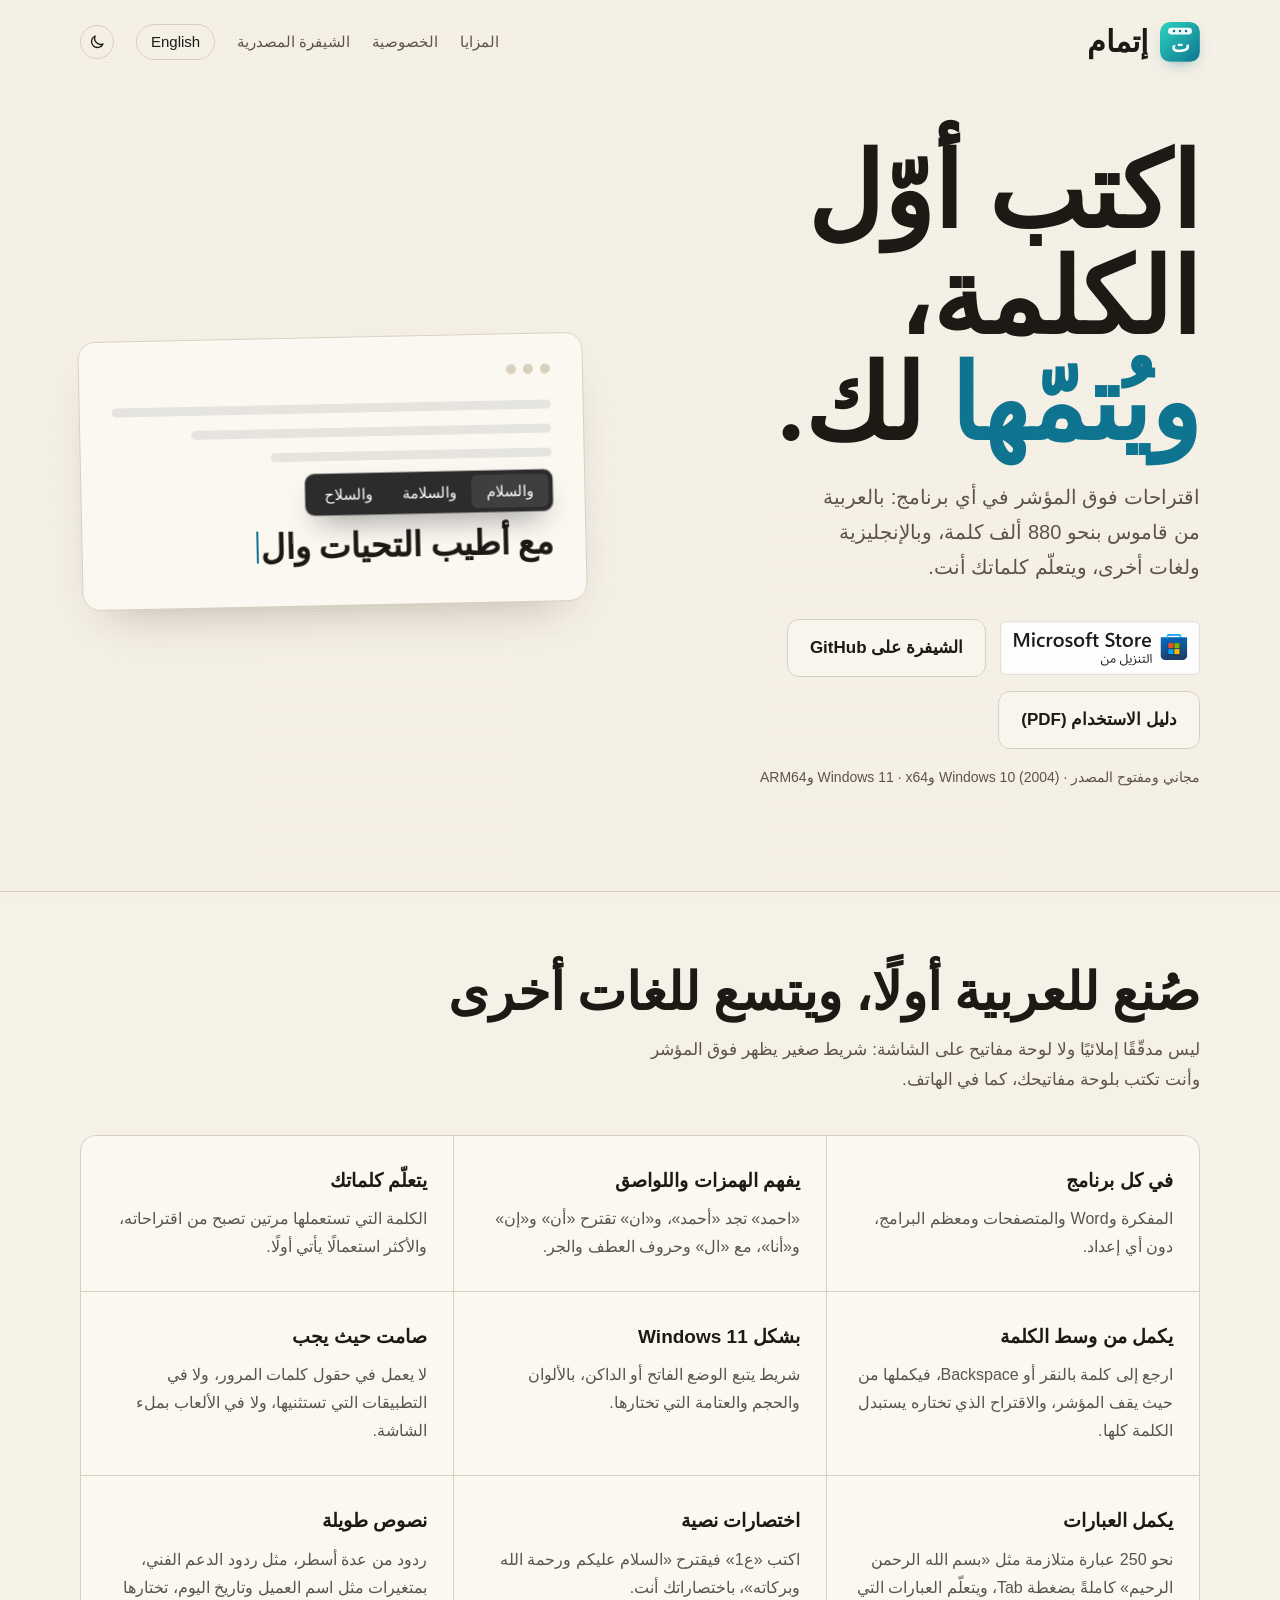
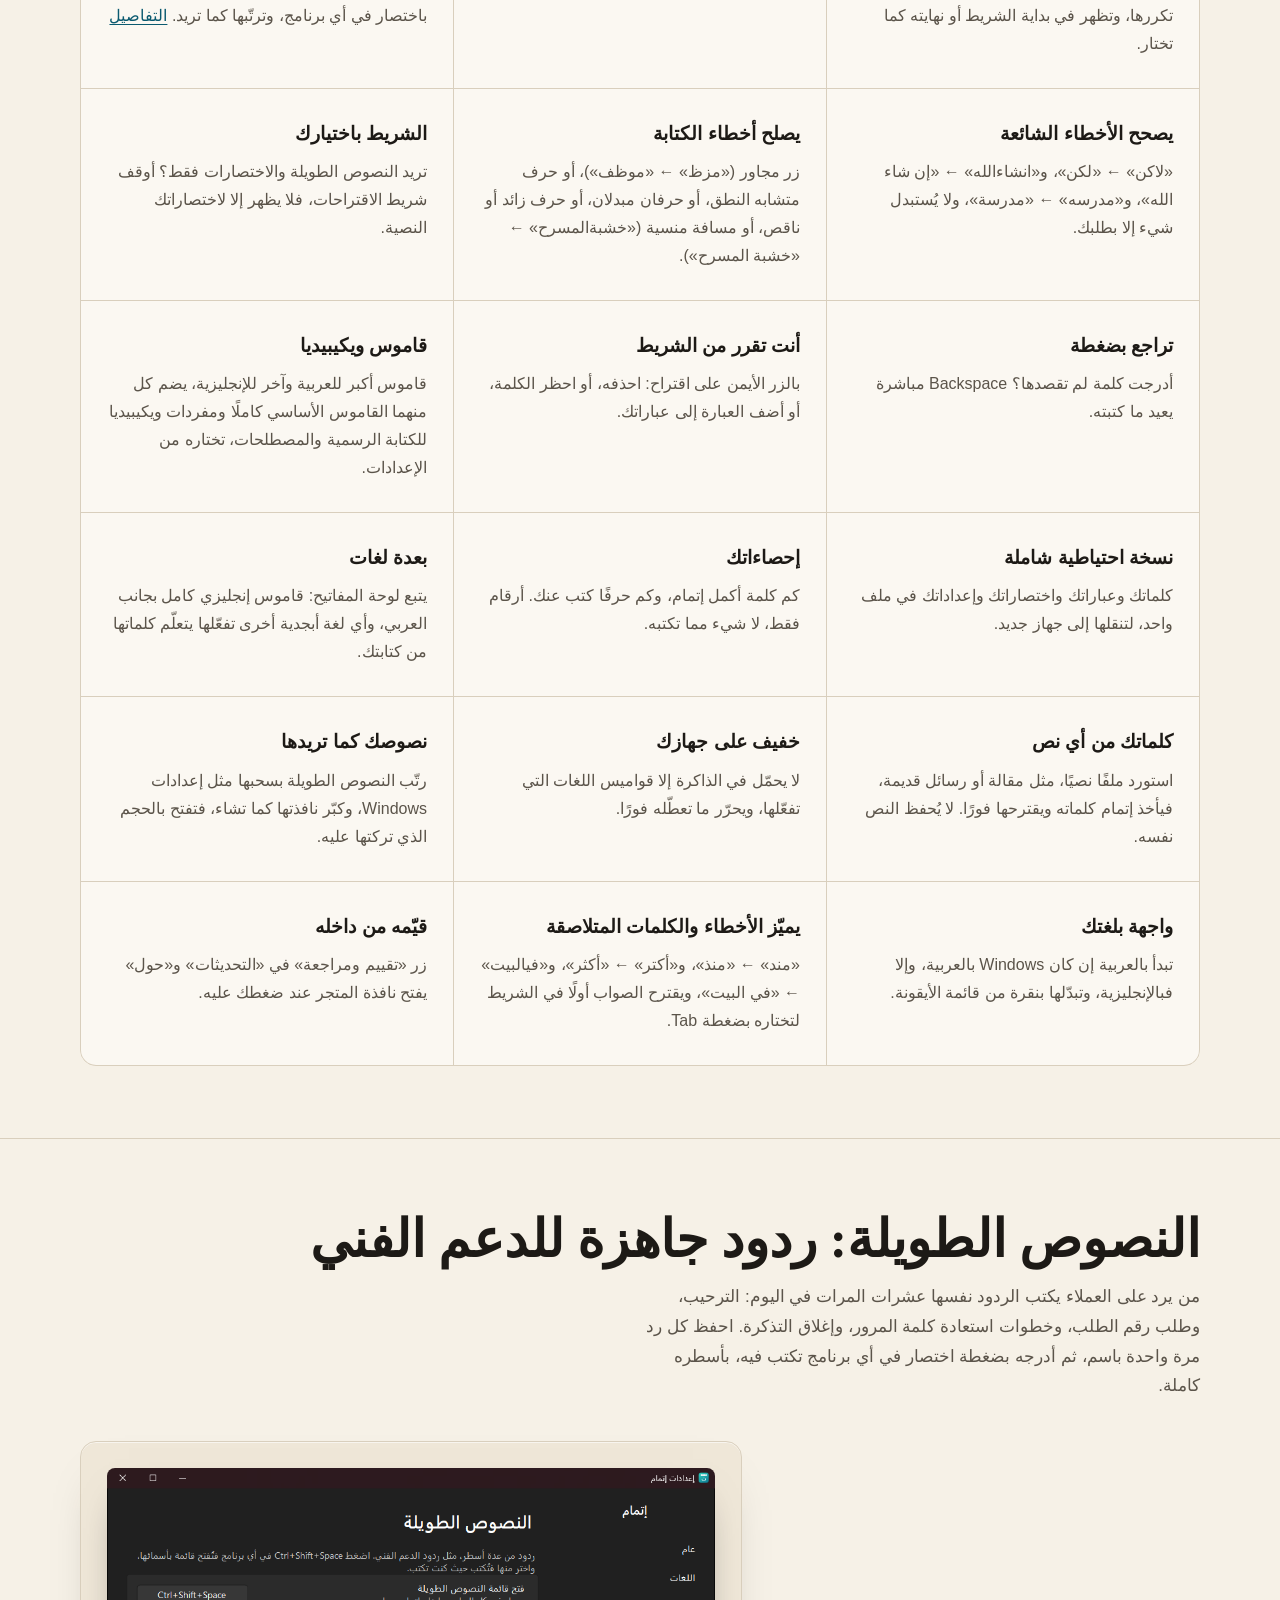
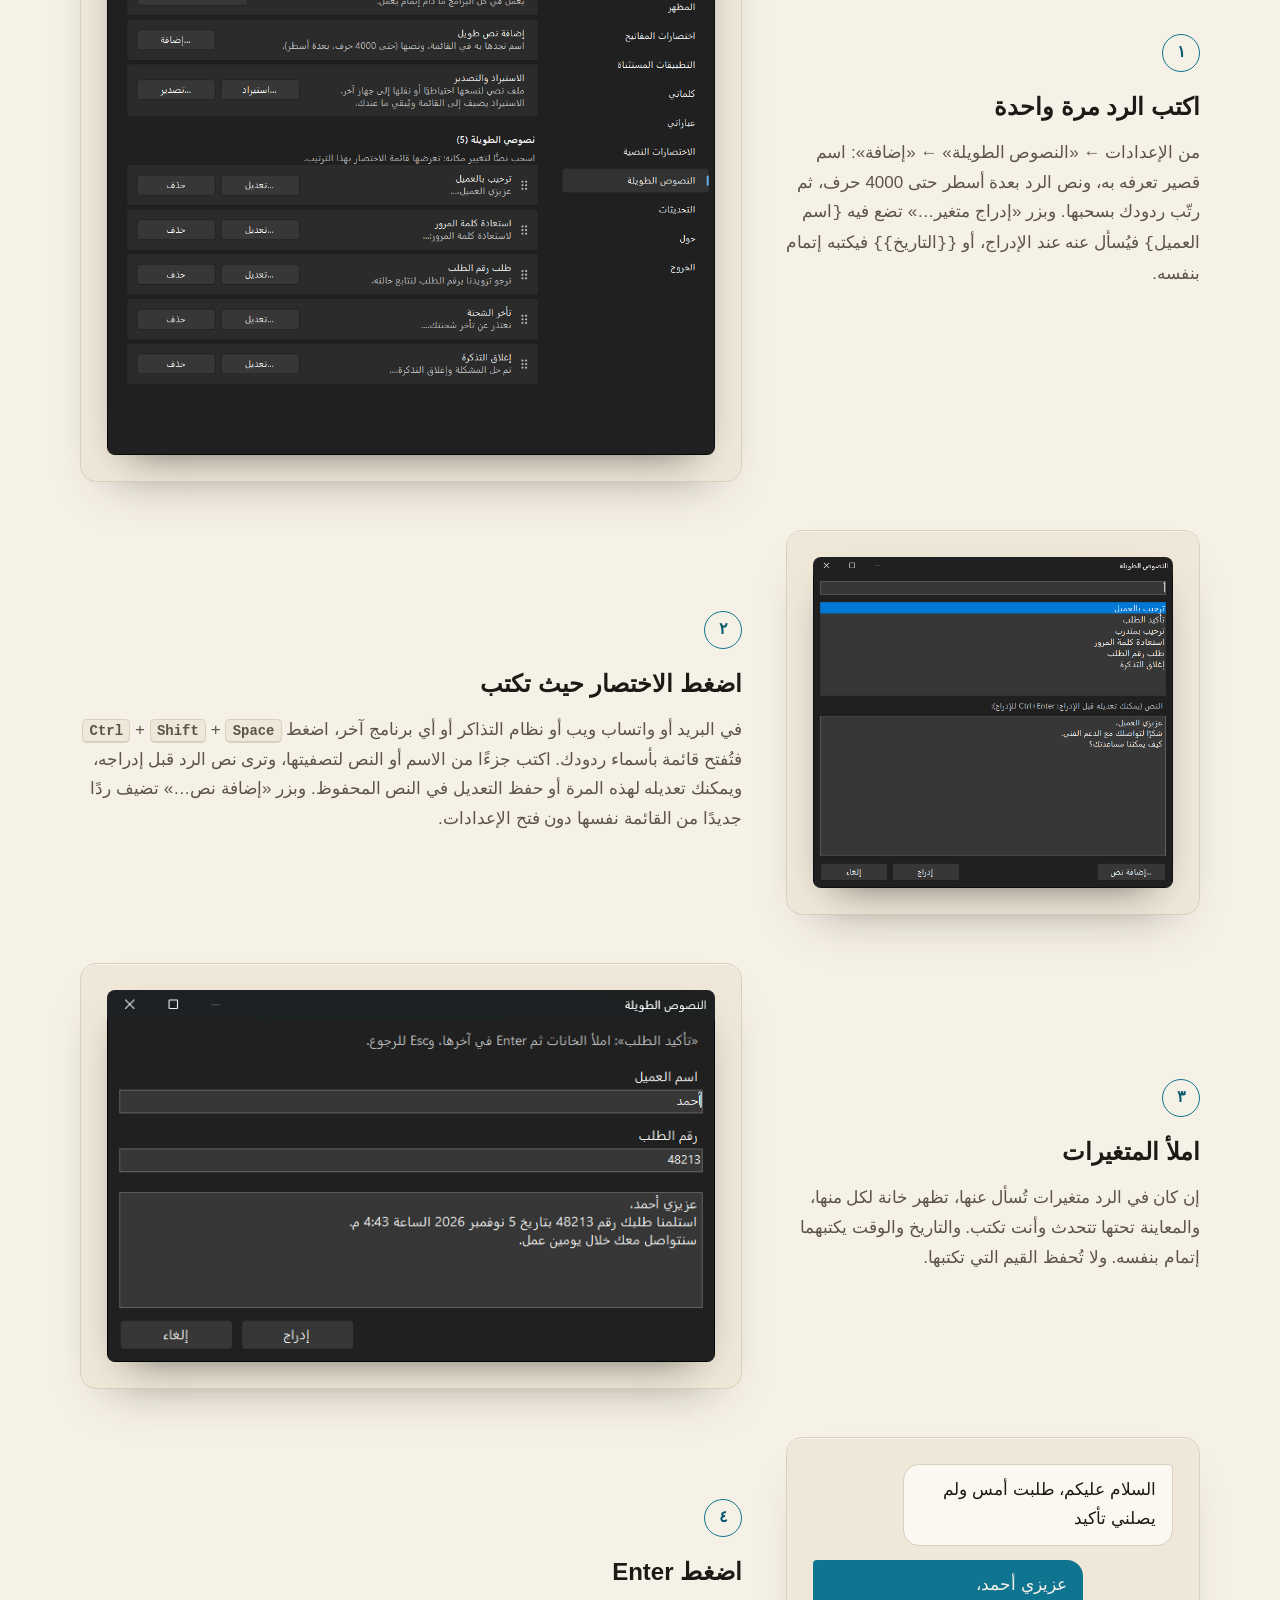
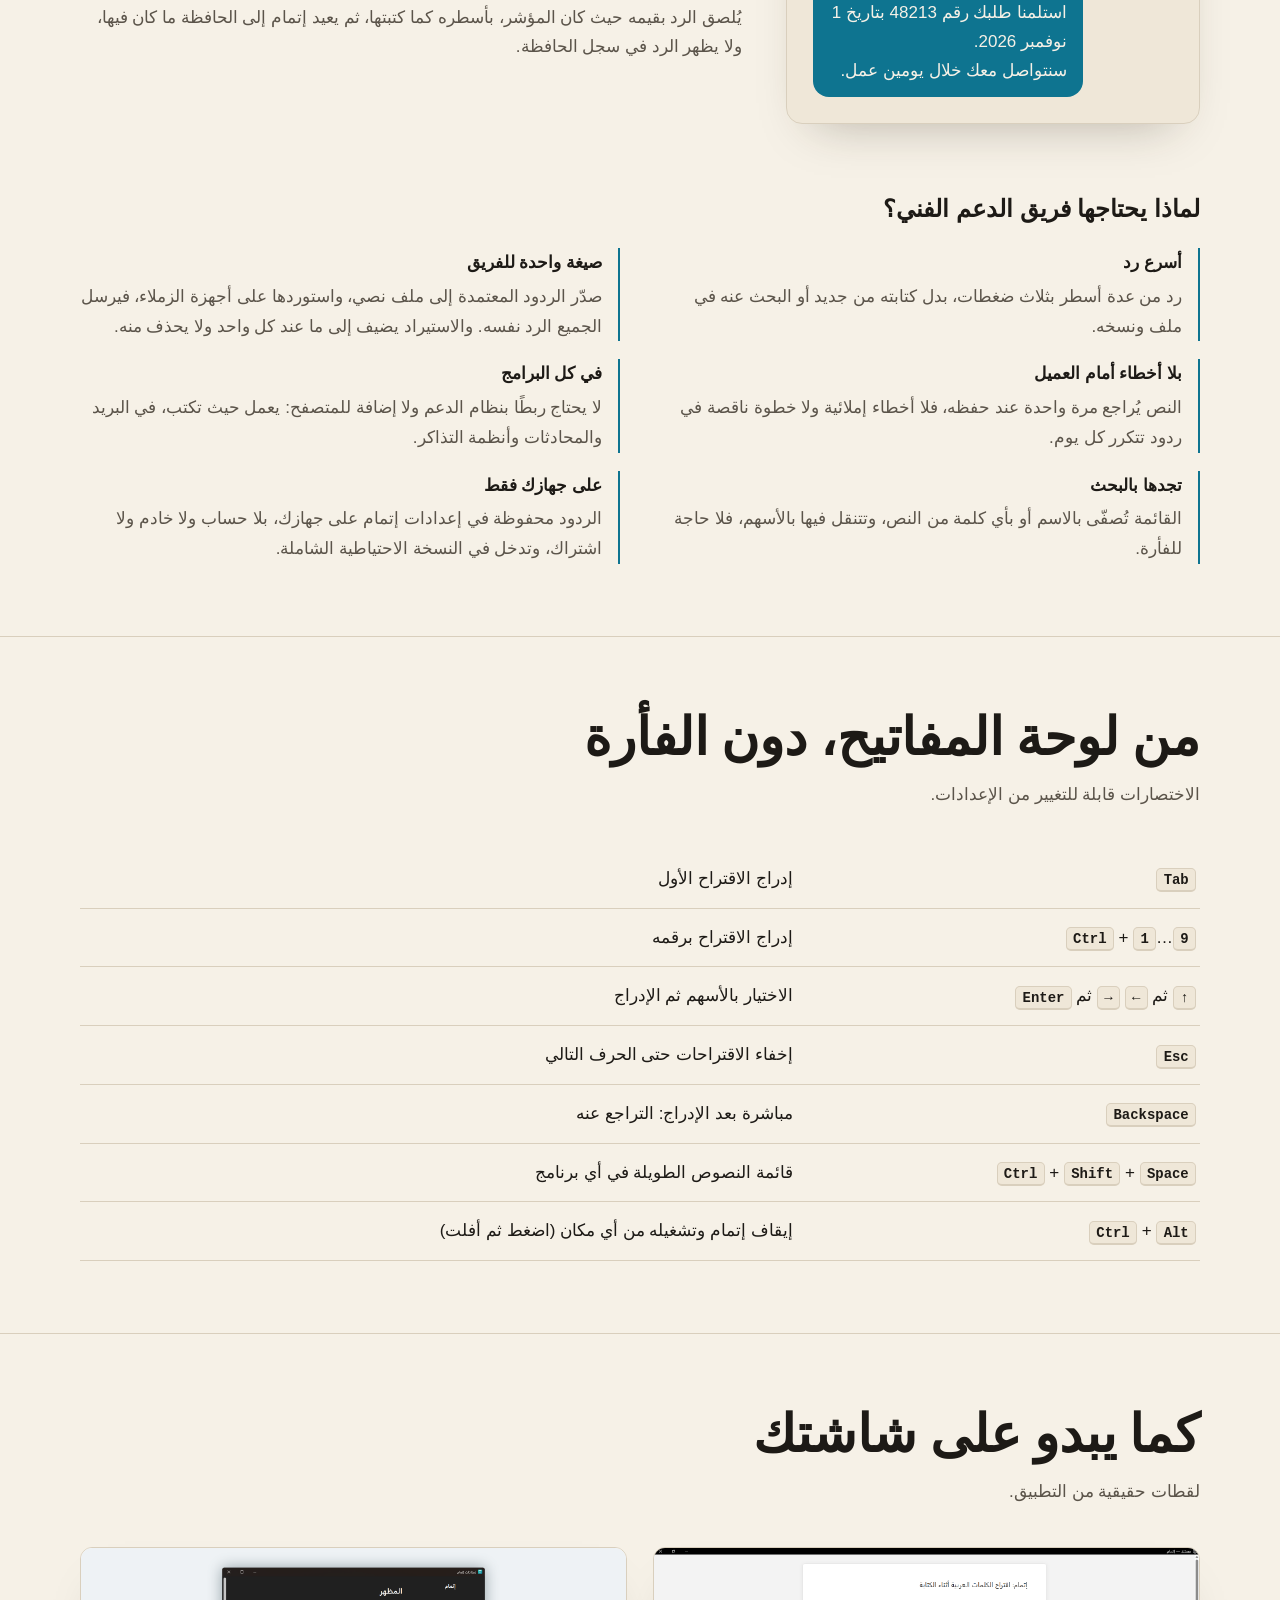
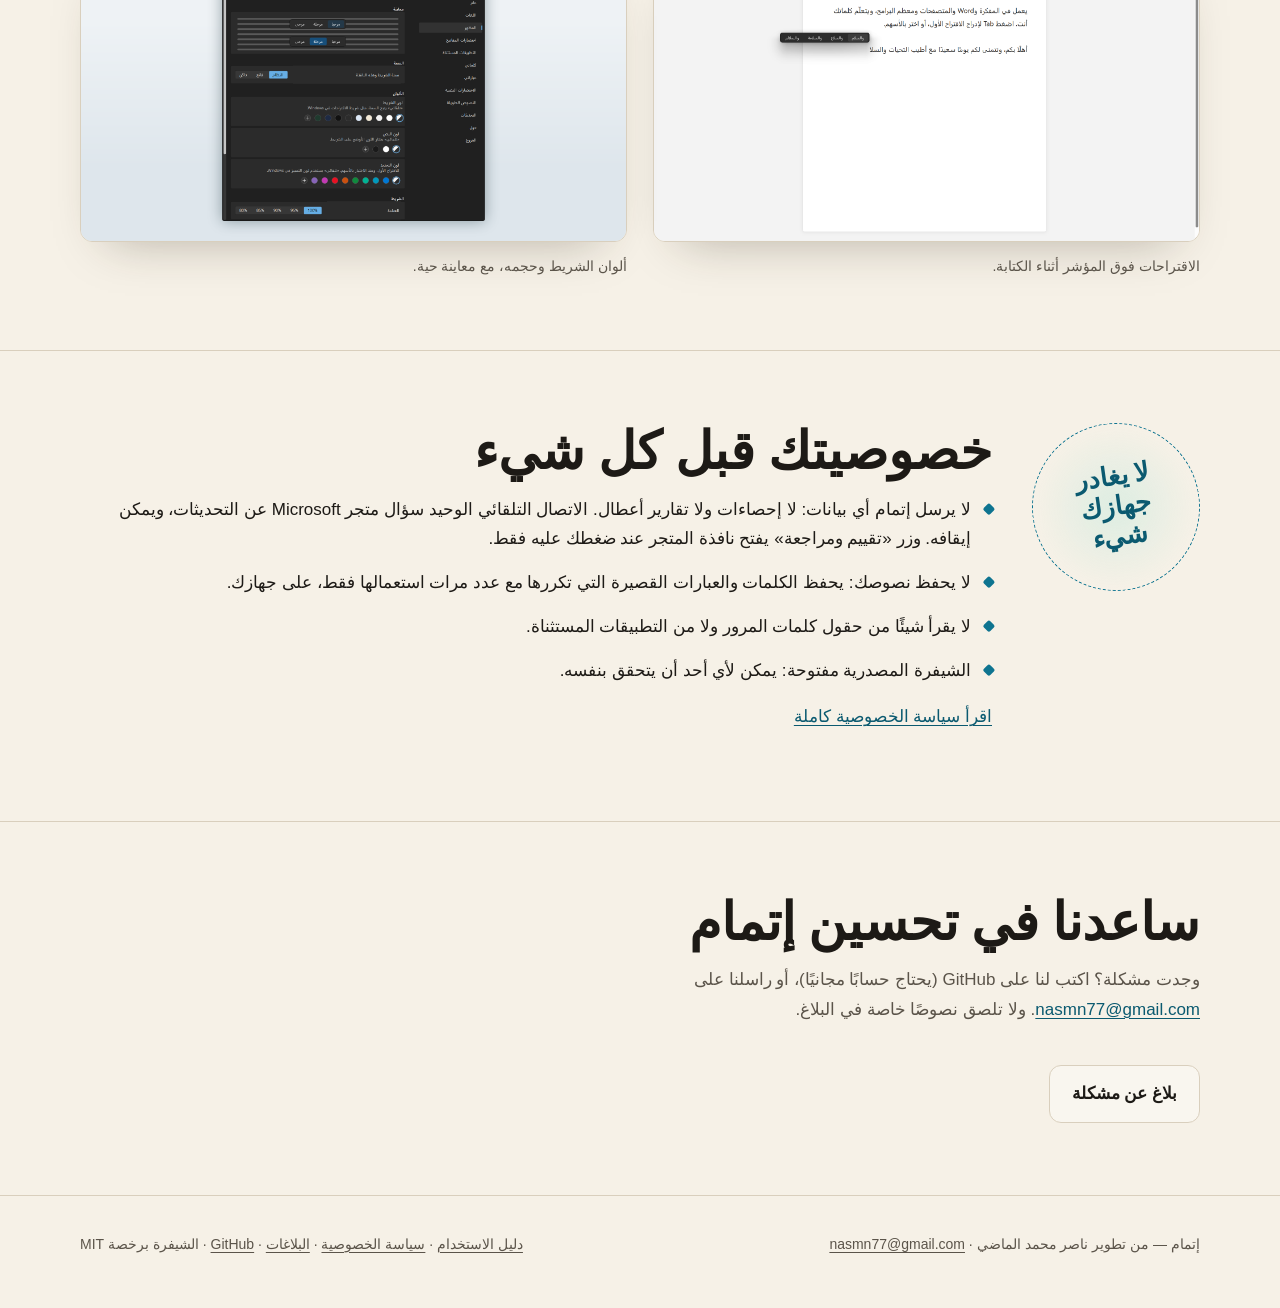
<file: site/index.html>
<!doctype html>
<html lang="ar" dir="rtl">
<head>
<meta charset="utf-8">
<meta name="viewport" content="width=device-width, initial-scale=1">
<title>إتمام — اقتراح الكلمات أثناء الكتابة بالعربية والإنجليزية</title>
<meta name="description" content="إتمام يقترح الكلمات فوق المؤشر أثناء الكتابة في أي برنامج على Windows، بالعربية والإنجليزية ولغات أخرى. مجاني، لا يرسل بياناتك، ومفتوح المصدر.">
<meta name="color-scheme" content="light dark">
<meta name="referrer" content="no-referrer">
<link rel="icon" href="assets/icon.svg" type="image/svg+xml">
<link rel="alternate" hreflang="en" href="en/">
<link rel="stylesheet" href="assets/style.css">
<script>try{var t=localStorage.getItem("theme");if(t==="light"||t==="dark")document.documentElement.dataset.theme=t}catch(e){}</script>
<script src="assets/theme.js" defer></script>
</head>
<body>

<header class="wrap top">
  <a class="brand" href="./"><img src="assets/icon.svg" alt=""><b>إتمام</b></a>
  <nav aria-label="الأقسام">
    <a href="#features">المزايا</a>
    <a href="#privacy">الخصوصية</a>
    <a href="https://github.com/nasmn77/Itmam">الشيفرة المصدرية</a>
    <a class="lang" href="en/" hreflang="en" lang="en">English</a>
    <button class="theme-toggle" type="button" data-theme-toggle><svg class="sun" viewBox="0 0 24 24" aria-hidden="true"><circle cx="12" cy="12" r="4.5" fill="none" stroke="currentColor" stroke-width="1.8"/><path stroke="currentColor" stroke-width="1.8" stroke-linecap="round" d="M12 2.5v2M12 19.5v2M2.5 12h2M19.5 12h2M5.3 5.3l1.4 1.4M17.3 17.3l1.4 1.4M5.3 18.7l1.4-1.4M17.3 6.7l1.4-1.4"/></svg><svg class="moon" viewBox="0 0 24 24" aria-hidden="true"><path fill="none" stroke="currentColor" stroke-width="1.8" stroke-linejoin="round" d="M20 14.5A8 8 0 0 1 9.5 4a8 8 0 1 0 10.5 10.5z"/></svg></button>
  </nav>
</header>

<main>
  <div class="wrap hero">
    <div>
      <h1 class="reveal d1">اكتب أوّل الكلمة،<br><em>ويُتمّها</em> لك.</h1>
      <p class="lede reveal d2">اقتراحات فوق المؤشر في أي برنامج: بالعربية من قاموس بنحو 880 ألف كلمة، وبالإنجليزية ولغات أخرى، ويتعلّم كلماتك أنت.</p>
      <div class="actions reveal d3">
        <a class="store-badge" href="https://apps.microsoft.com/detail/9P08F7KGRJB0" target="_blank" rel="noopener">
          <img class="on-light" src="assets/store-badge/ar-light.svg" alt="التنزيل من Microsoft Store" width="200" height="55">
          <img class="on-dark" src="assets/store-badge/ar-dark.svg" alt="التنزيل من Microsoft Store" width="200" height="55">
        </a>
        <a class="btn ghost" href="https://github.com/nasmn77/Itmam" target="_blank" rel="noopener">الشيفرة على GitHub</a>
        <a class="btn ghost" href="assets/guide/itmam-guide-ar.pdf" target="_blank" rel="noopener">دليل الاستخدام (PDF)</a>
      </div>
      <p class="note reveal d4">مجاني ومفتوح المصدر · Windows 10 (2004) وWindows 11 · x64 وARM64</p>
    </div>

    <div class="demo reveal d2" data-demo aria-hidden="true">
      <div class="demo-head"><i></i><i></i><i></i></div>
      <div class="demo-lines"><span></span><span></span><span></span></div>
      <div class="demo-text">
        <div class="bar"></div>
        <span class="typed"></span><span class="caret"></span>
      </div>
      <span class="key">Tab</span>
    </div>
  </div>

  <section id="features">
    <div class="wrap">
      <h2>صُنع للعربية أولًا، ويتسع للغات أخرى</h2>
      <p class="section-lede">ليس مدقّقًا إملائيًا ولا لوحة مفاتيح على الشاشة: شريط صغير يظهر فوق المؤشر وأنت تكتب بلوحة مفاتيحك، كما في الهاتف.</p>
      <div class="features">
        <div class="feature"><h3>في كل برنامج</h3><p>المفكرة وWord والمتصفحات ومعظم البرامج، دون أي إعداد.</p></div>
        <div class="feature"><h3>يفهم الهمزات واللواصق</h3><p>«احمد» تجد «أحمد»، و«ان» تقترح «أن» و«إن» و«أنا»، مع «ال» وحروف العطف والجر.</p></div>
        <div class="feature"><h3>يتعلّم كلماتك</h3><p>الكلمة التي تستعملها مرتين تصبح من اقتراحاته، والأكثر استعمالًا يأتي أولًا.</p></div>
        <div class="feature"><h3>يكمل من وسط الكلمة</h3><p>ارجع إلى كلمة بالنقر أو Backspace، فيكملها من حيث يقف المؤشر، والاقتراح الذي تختاره يستبدل الكلمة كلها.</p></div>
        <div class="feature"><h3>بشكل Windows 11</h3><p>شريط يتبع الوضع الفاتح أو الداكن، بالألوان والحجم والعتامة التي تختارها.</p></div>
        <div class="feature"><h3>صامت حيث يجب</h3><p>لا يعمل في حقول كلمات المرور، ولا في التطبيقات التي تستثنيها، ولا في الألعاب بملء الشاشة.</p></div>
        <div class="feature"><h3>يكمل العبارات</h3><p>نحو 250 عبارة متلازمة مثل «بسم الله الرحمن الرحيم» كاملةً بضغطة Tab، ويتعلّم العبارات التي تكررها، وتظهر في بداية الشريط أو نهايته كما تختار.</p></div>
        <div class="feature"><h3>اختصارات نصية</h3><p>اكتب «ع1» فيقترح «السلام عليكم ورحمة الله وبركاته»، باختصاراتك أنت.</p></div>
        <div class="feature"><h3>نصوص طويلة</h3><p>ردود من عدة أسطر، مثل ردود الدعم الفني، بمتغيرات مثل اسم العميل وتاريخ اليوم، تختارها باختصار في أي برنامج، وترتّبها كما تريد. <a href="#long-phrases">التفاصيل</a></p></div>
        <div class="feature"><h3>يصحح الأخطاء الشائعة</h3><p>«لاكن» ← «لكن»، و«انشاءالله» ← «إن شاء الله»، و«مدرسه» ← «مدرسة»، ولا يُستبدل شيء إلا بطلبك.</p></div>
        <div class="feature"><h3>يصلح أخطاء الكتابة</h3><p>زر مجاور («مزظ» ← «موظف»)، أو حرف متشابه النطق، أو حرفان مبدلان، أو حرف زائد أو ناقص، أو مسافة منسية («خشبةالمسرح» ← «خشبة المسرح»).</p></div>
        <div class="feature"><h3>الشريط باختيارك</h3><p>تريد النصوص الطويلة والاختصارات فقط؟ أوقف شريط الاقتراحات، فلا يظهر إلا لاختصاراتك النصية.</p></div>
        <div class="feature"><h3>تراجع بضغطة</h3><p>أدرجت كلمة لم تقصدها؟ Backspace مباشرة يعيد ما كتبته.</p></div>
        <div class="feature"><h3>أنت تقرر من الشريط</h3><p>بالزر الأيمن على اقتراح: احذفه، أو احظر الكلمة، أو أضف العبارة إلى عباراتك.</p></div>
        <div class="feature"><h3>قاموس ويكيبيديا</h3><p>قاموس أكبر للعربية وآخر للإنجليزية، يضم كل منهما القاموس الأساسي كاملًا ومفردات ويكيبيديا للكتابة الرسمية والمصطلحات، تختاره من الإعدادات.</p></div>
        <div class="feature"><h3>نسخة احتياطية شاملة</h3><p>كلماتك وعباراتك واختصاراتك وإعداداتك في ملف واحد، لتنقلها إلى جهاز جديد.</p></div>
        <div class="feature"><h3>إحصاءاتك</h3><p>كم كلمة أكمل إتمام، وكم حرفًا كتب عنك. أرقام فقط، لا شيء مما تكتبه.</p></div>
        <div class="feature"><h3>بعدة لغات</h3><p>يتبع لوحة المفاتيح: قاموس إنجليزي كامل بجانب العربي، وأي لغة أبجدية أخرى تفعّلها يتعلّم كلماتها من كتابتك.</p></div>
        <div class="feature"><h3>كلماتك من أي نص</h3><p>استورد ملفًا نصيًا، مثل مقالة أو رسائل قديمة، فيأخذ إتمام كلماته ويقترحها فورًا. لا يُحفظ النص نفسه.</p></div>
        <div class="feature"><h3>خفيف على جهازك</h3><p>لا يحمّل في الذاكرة إلا قواميس اللغات التي تفعّلها، ويحرّر ما تعطّله فورًا.</p></div>
        <div class="feature"><h3>نصوصك كما تريدها</h3><p>رتّب النصوص الطويلة بسحبها مثل إعدادات Windows، وكبّر نافذتها كما تشاء، فتفتح بالحجم الذي تركتها عليه.</p></div>
        <div class="feature"><h3>واجهة بلغتك</h3><p>تبدأ بالعربية إن كان Windows بالعربية، وإلا فبالإنجليزية، وتبدّلها بنقرة من قائمة الأيقونة.</p></div>
        <div class="feature"><h3>يميّز الأخطاء والكلمات المتلاصقة</h3><p>«مند» ← «منذ»، و«أكتر» ← «أكثر»، و«فيالبيت» ← «في البيت»، ويقترح الصواب أولًا في الشريط لتختاره بضغطة Tab.</p></div>
        <div class="feature"><h3>قيّمه من داخله</h3><p>زر «تقييم ومراجعة» في «التحديثات» و«حول» يفتح نافذة المتجر عند ضغطك عليه.</p></div>
      </div>
    </div>
  </section>

  <section id="long-phrases">
    <div class="wrap">
      <h2>النصوص الطويلة: ردود جاهزة للدعم الفني</h2>
      <p class="section-lede">من يرد على العملاء يكتب الردود نفسها عشرات المرات في اليوم: الترحيب، وطلب رقم الطلب، وخطوات استعادة كلمة المرور، وإغلاق التذكرة. احفظ كل رد مرة واحدة باسم، ثم أدرجه بضغطة اختصار في أي برنامج تكتب فيه، بأسطره كاملة.</p>

      <ol class="lp-steps">
        <li class="lp-step">
          <a class="lp-visual" href="assets/shots/ar-longphrases-settings.png"><img src="assets/shots/ar-longphrases-settings.png" alt="صفحة النصوص الطويلة في إعدادات إتمام، وفيها خمسة ردود للدعم الفني" loading="lazy" width="926" height="893"></a>
          <div class="lp-text">
            <span class="num">١</span>
            <h3>اكتب الرد مرة واحدة</h3>
            <p>من الإعدادات ← «النصوص الطويلة» ← «إضافة»: اسم قصير تعرفه به، ونص الرد بعدة أسطر حتى 4000 حرف، ثم رتّب ردودك بسحبها. وبزر «إدراج متغير…» تضع فيه <code>{اسم العميل}</code> فيُسأل عنه عند الإدراج، أو <code>{{التاريخ}}</code> فيكتبه إتمام بنفسه.</p>
          </div>
        </li>
        <li class="lp-step">
          <a class="lp-visual" href="assets/shots/ar-longphrases-list.png"><img src="assets/shots/ar-longphrases-list.png" alt="قائمة النصوص الطويلة مع خانة البحث ونص الرد المختار قابلًا للتعديل، وأزرار إضافة نص وإدراج وإلغاء" loading="lazy" width="642" height="592"></a>
          <div class="lp-text">
            <span class="num">٢</span>
            <h3>اضغط الاختصار حيث تكتب</h3>
            <p>في البريد أو واتساب ويب أو نظام التذاكر أو أي برنامج آخر، اضغط <kbd>Ctrl</kbd> + <kbd>Shift</kbd> + <kbd>Space</kbd> فتُفتح قائمة بأسماء ردودك. اكتب جزءًا من الاسم أو النص لتصفيتها، وترى نص الرد قبل إدراجه، ويمكنك تعديله لهذه المرة أو حفظ التعديل في النص المحفوظ. وبزر «إضافة نص…» تضيف ردًا جديدًا من القائمة نفسها دون فتح الإعدادات.</p>
          </div>
        </li>
        <li class="lp-step">
          <a class="lp-visual" href="assets/shots/ar-longphrases-fill.png"><img src="assets/shots/ar-longphrases-fill.png" alt="خانات متغيرات الرد: اسم العميل ورقم الطلب، مع معاينة الرد بعد ملئها" loading="lazy" width="642" height="392"></a>
          <div class="lp-text">
            <span class="num">٣</span>
            <h3>املأ المتغيرات</h3>
            <p>إن كان في الرد متغيرات تُسأل عنها، تظهر خانة لكل منها، والمعاينة تحتها تتحدث وأنت تكتب. والتاريخ والوقت يكتبهما إتمام بنفسه. ولا تُحفظ القيم التي تكتبها.</p>
          </div>
        </li>
        <li class="lp-step">
          <div class="lp-visual lp-chat" aria-label="مثال: رد تأكيد الطلب بعد إدراجه في محادثة مع عميل" role="img">
            <div class="msg them">السلام عليكم، طلبت أمس ولم يصلني تأكيد</div>
            <div class="msg me">عزيزي أحمد،<br>استلمنا طلبك رقم 48213 بتاريخ 1 نوفمبر 2026.<br>سنتواصل معك خلال يومين عمل.</div>
          </div>
          <div class="lp-text">
            <span class="num">٤</span>
            <h3>اضغط Enter</h3>
            <p>يُلصق الرد بقيمه حيث كان المؤشر، بأسطره كما كتبتها، ثم يعيد إتمام إلى الحافظة ما كان فيها، ولا يظهر الرد في سجل الحافظة.</p>
          </div>
        </li>
      </ol>

      <h3 class="lp-subhead">لماذا يحتاجها فريق الدعم الفني؟</h3>
      <ul class="lp-benefits">
        <li><b>أسرع رد</b>رد من عدة أسطر بثلاث ضغطات، بدل كتابته من جديد أو البحث عنه في ملف ونسخه.</li>
        <li><b>صيغة واحدة للفريق</b>صدّر الردود المعتمدة إلى ملف نصي، واستوردها على أجهزة الزملاء، فيرسل الجميع الرد نفسه. والاستيراد يضيف إلى ما عند كل واحد ولا يحذف منه.</li>
        <li><b>بلا أخطاء أمام العميل</b>النص يُراجع مرة واحدة عند حفظه، فلا أخطاء إملائية ولا خطوة ناقصة في ردود تتكرر كل يوم.</li>
        <li><b>في كل البرامج</b>لا يحتاج ربطًا بنظام الدعم ولا إضافة للمتصفح: يعمل حيث تكتب، في البريد والمحادثات وأنظمة التذاكر.</li>
        <li><b>تجدها بالبحث</b>القائمة تُصفّى بالاسم أو بأي كلمة من النص، وتتنقل فيها بالأسهم، فلا حاجة للفأرة.</li>
        <li><b>على جهازك فقط</b>الردود محفوظة في إعدادات إتمام على جهازك، بلا حساب ولا خادم ولا اشتراك، وتدخل في النسخة الاحتياطية الشاملة.</li>
      </ul>
    </div>
  </section>

  <section>
    <div class="wrap">
      <h2>من لوحة المفاتيح، دون الفأرة</h2>
      <p class="section-lede">الاختصارات قابلة للتغيير من الإعدادات.</p>
      <table class="keys">
        <tr><td><kbd>Tab</kbd></td><td>إدراج الاقتراح الأول</td></tr>
        <tr><td><kbd>Ctrl</kbd> + <kbd>1</kbd>…<kbd>9</kbd></td><td>إدراج الاقتراح برقمه</td></tr>
        <tr><td><kbd>↑</kbd> ثم <kbd>←</kbd> <kbd>→</kbd> ثم <kbd>Enter</kbd></td><td>الاختيار بالأسهم ثم الإدراج</td></tr>
        <tr><td><kbd>Esc</kbd></td><td>إخفاء الاقتراحات حتى الحرف التالي</td></tr>
        <tr><td><kbd>Backspace</kbd></td><td>مباشرة بعد الإدراج: التراجع عنه</td></tr>
        <tr><td><kbd>Ctrl</kbd> + <kbd>Shift</kbd> + <kbd>Space</kbd></td><td>قائمة النصوص الطويلة في أي برنامج</td></tr>
        <tr><td><kbd>Ctrl</kbd> + <kbd>Alt</kbd></td><td>إيقاف إتمام وتشغيله من أي مكان (اضغط ثم أفلت)</td></tr>
      </table>
    </div>
  </section>

  <section>
    <div class="wrap">
      <h2>كما يبدو على شاشتك</h2>
      <p class="section-lede">لقطات حقيقية من التطبيق.</p>
      <div class="shots">
        <figure><img src="assets/shots/ar-suggestions.png" alt="شريط الاقتراحات فوق المؤشر في محرر نصوص" loading="lazy" width="1920" height="1032"><figcaption>الاقتراحات فوق المؤشر أثناء الكتابة.</figcaption></figure>
        <figure><img src="assets/shots/ar-appearance.png" alt="صفحة المظهر في إعدادات إتمام" loading="lazy" width="1920" height="1032"><figcaption>ألوان الشريط وحجمه، مع معاينة حية.</figcaption></figure>
      </div>
    </div>
  </section>

  <section id="privacy">
    <div class="wrap privacy-band">
      <div class="seal">لا يغادر<br>جهازك شيء</div>
      <div>
        <h2>خصوصيتك قبل كل شيء</h2>
        <ul class="checks">
          <li>لا يرسل إتمام أي بيانات: لا إحصاءات ولا تقارير أعطال. الاتصال التلقائي الوحيد سؤال متجر Microsoft عن التحديثات، ويمكن إيقافه. وزر «تقييم ومراجعة» يفتح نافذة المتجر عند ضغطك عليه فقط.</li>
          <li>لا يحفظ نصوصك: يحفظ الكلمات والعبارات القصيرة التي تكررها مع عدد مرات استعمالها فقط، على جهازك.</li>
          <li>لا يقرأ شيئًا من حقول كلمات المرور ولا من التطبيقات المستثناة.</li>
          <li>الشيفرة المصدرية مفتوحة: يمكن لأي أحد أن يتحقق بنفسه.</li>
        </ul>
        <p><a href="privacy.html">اقرأ سياسة الخصوصية كاملة</a></p>
      </div>
    </div>
  </section>
  <section id="feedback">
    <div class="wrap">
      <h2>ساعدنا في تحسين إتمام</h2>
      <p class="section-lede">وجدت مشكلة؟ اكتب لنا على GitHub (يحتاج حسابًا مجانيًا)، أو راسلنا على <a href="mailto:nasmn77@gmail.com">nasmn77@gmail.com</a>. ولا تلصق نصوصًا خاصة في البلاغ.</p>
      <div class="actions">
        <a class="btn ghost" href="https://github.com/nasmn77/Itmam/issues/new?template=bug.yml" target="_blank" rel="noopener">بلاغ عن مشكلة</a>
      </div>
    </div>
  </section>

</main>

<footer>
  <div class="wrap">
    <span>إتمام — من تطوير ناصر محمد الماضي · <a href="mailto:nasmn77@gmail.com">nasmn77@gmail.com</a></span>
    <span><a href="assets/guide/itmam-guide-ar.pdf">دليل الاستخدام</a> · <a href="privacy.html">سياسة الخصوصية</a> · <a href="https://github.com/nasmn77/Itmam/issues">البلاغات</a> · <a href="https://github.com/nasmn77/Itmam">GitHub</a> · الشيفرة برخصة MIT</span>
  </div>
</footer>

<script src="assets/demo.js" defer></script>
<a class="to-top" href="#" aria-label="العودة إلى أعلى الصفحة" title="العودة إلى أعلى الصفحة"><svg viewBox="0 0 24 24" aria-hidden="true"><path fill="none" stroke="currentColor" stroke-width="2" stroke-linecap="round" stroke-linejoin="round" d="M12 19V5M5.5 11.5 12 5l6.5 6.5"/></svg></a>
<script src="assets/top.js" defer></script>
</body>
</html>
</file>
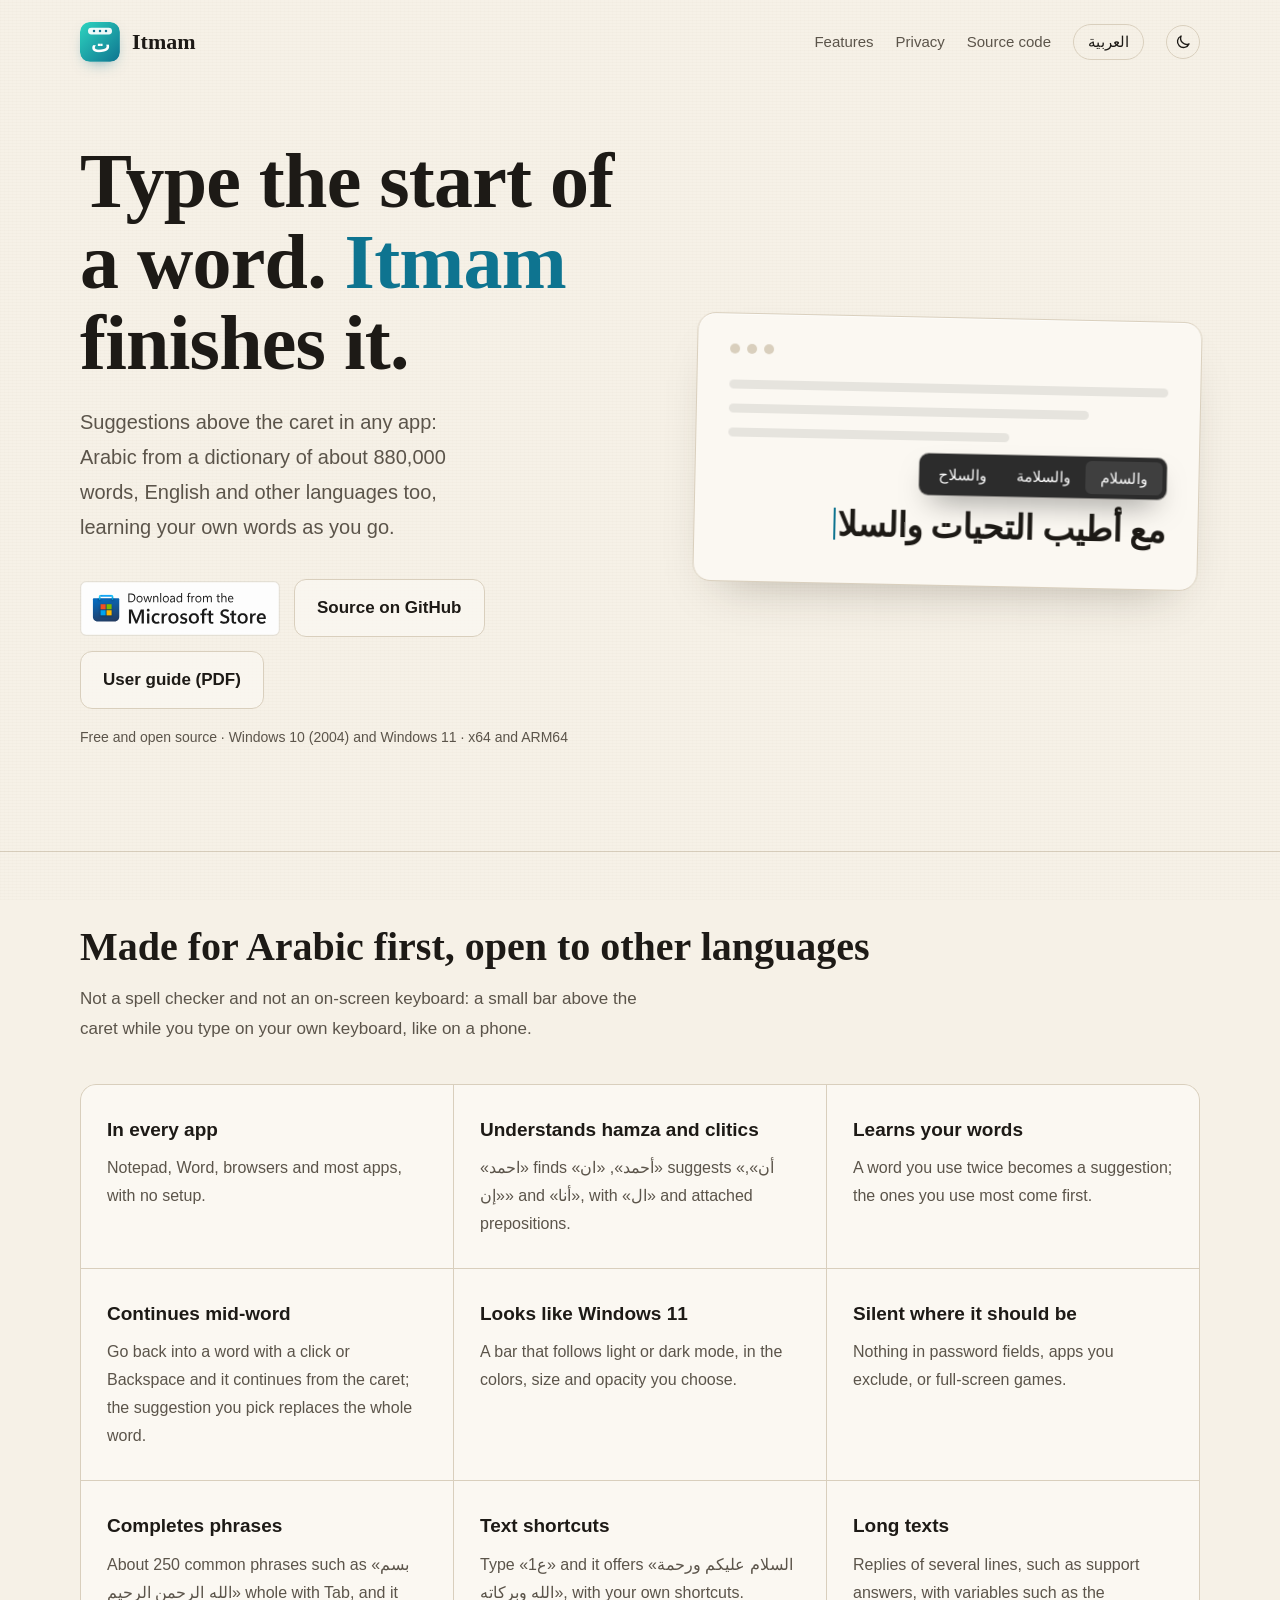
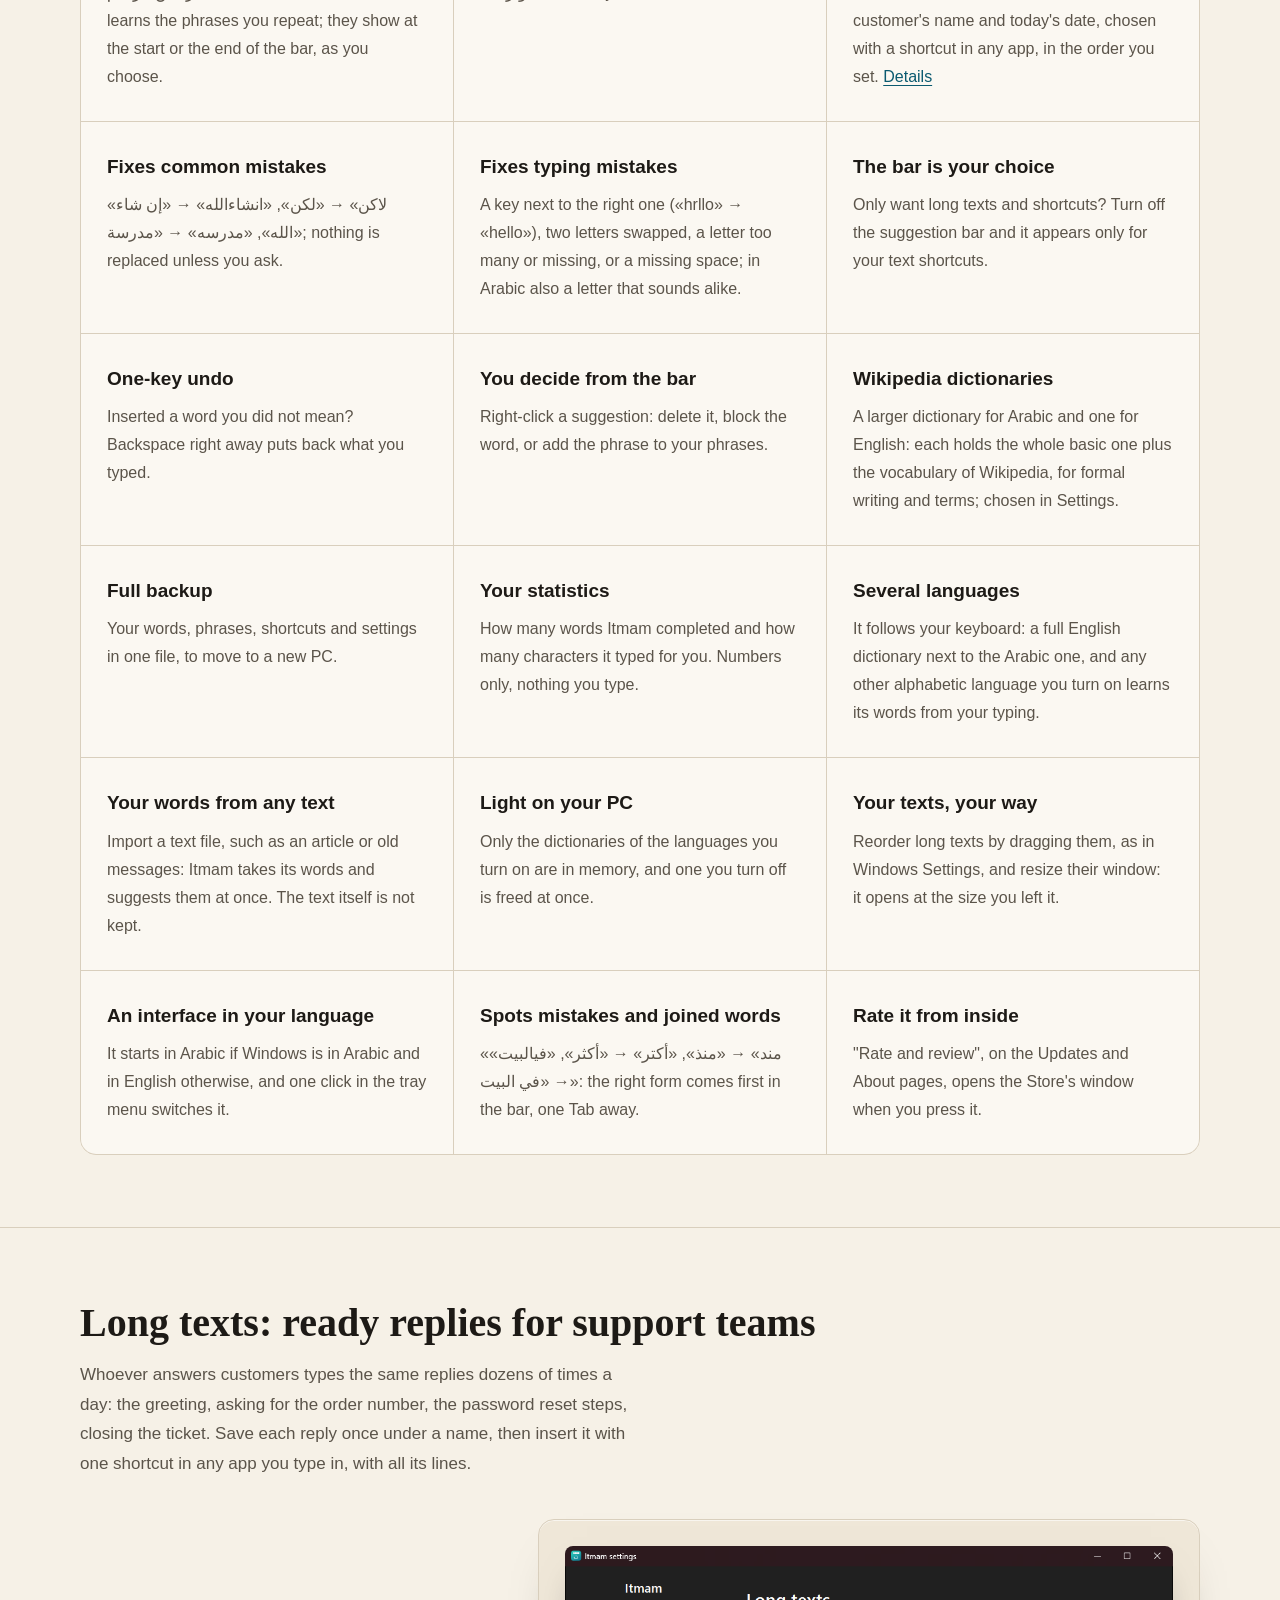
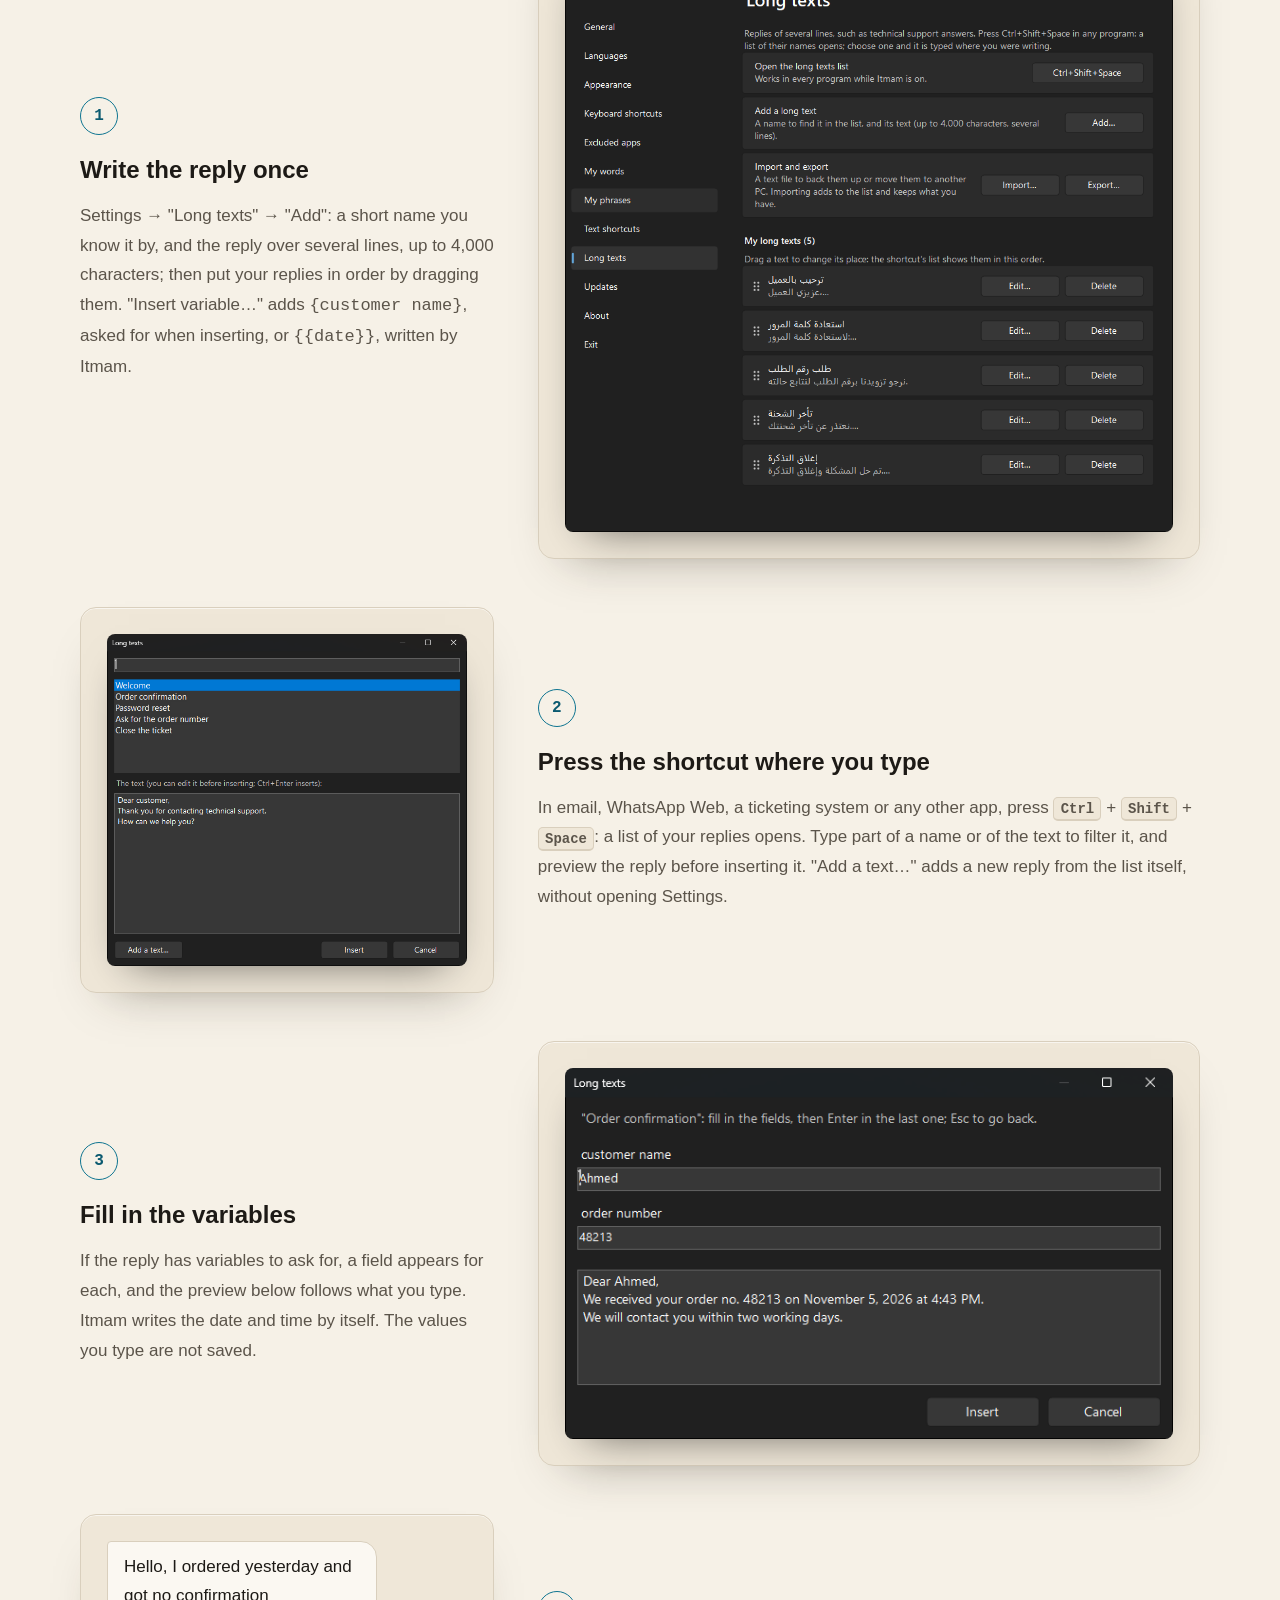
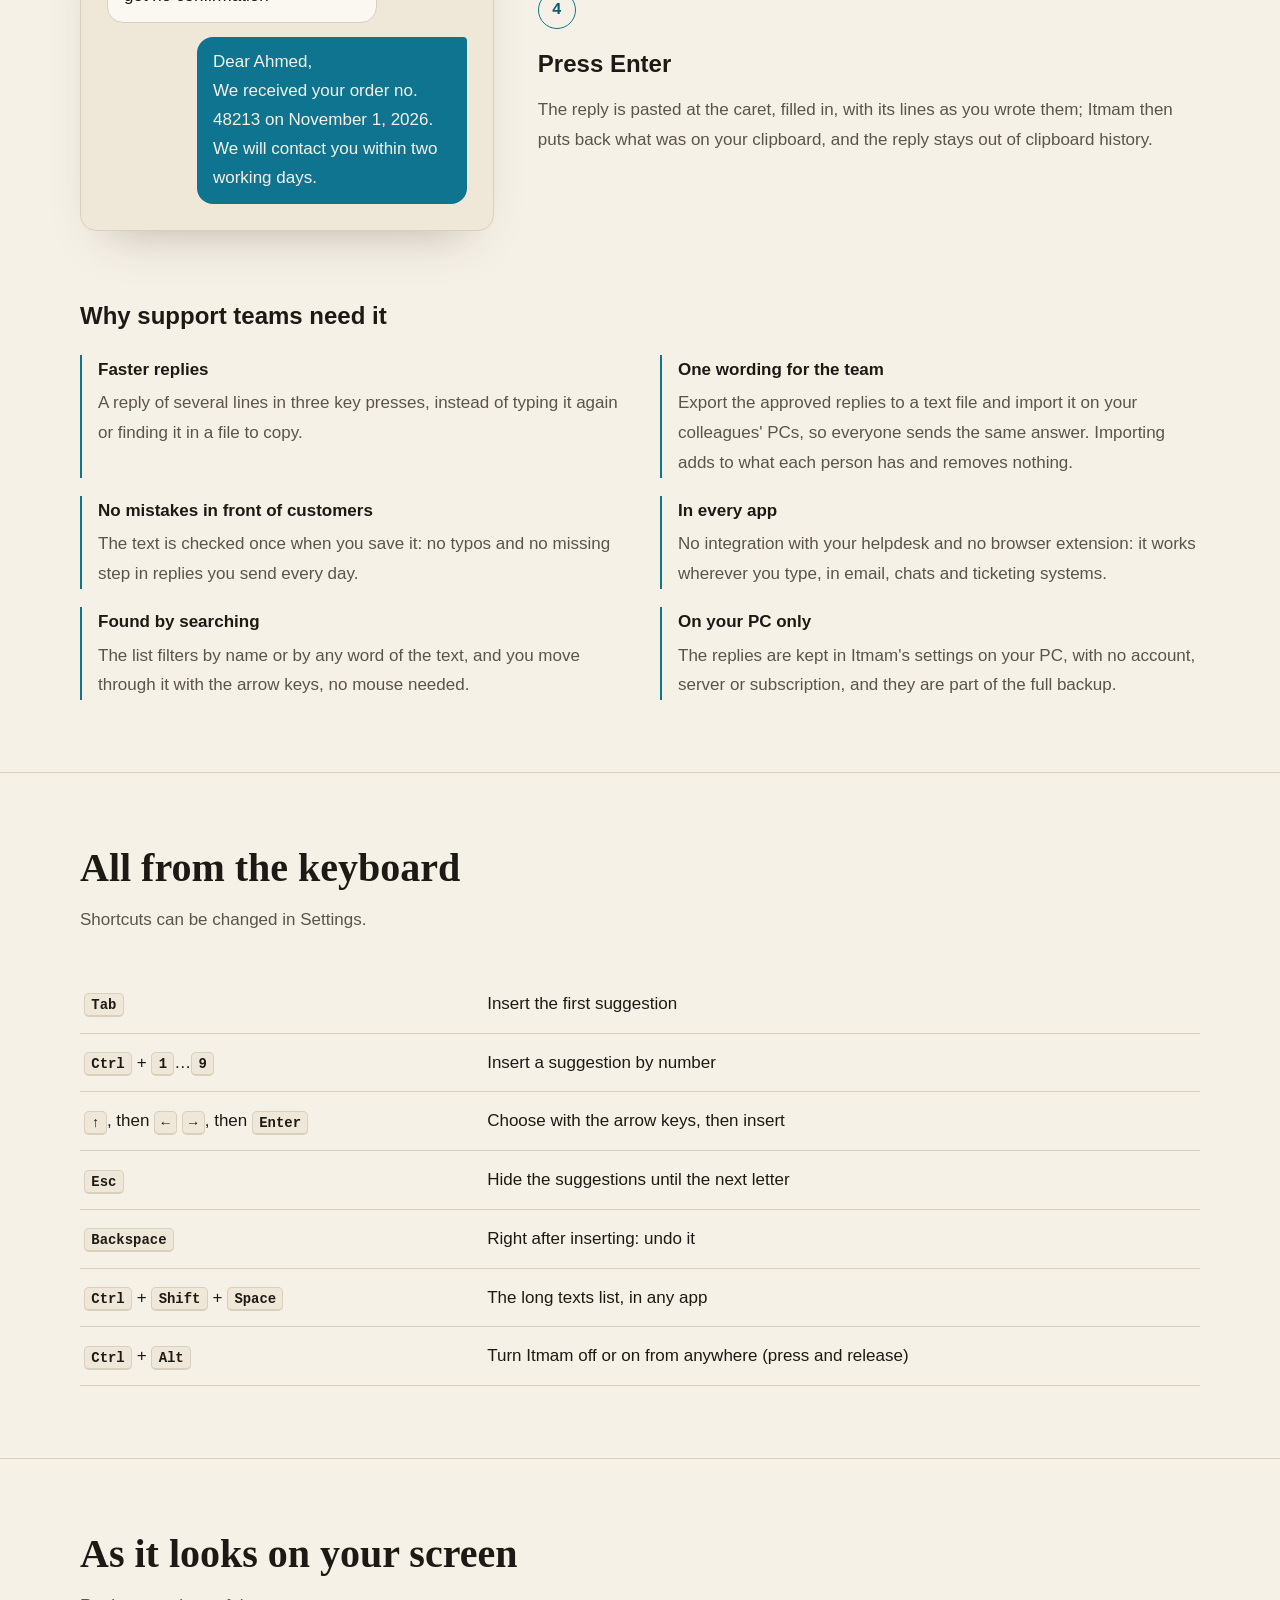
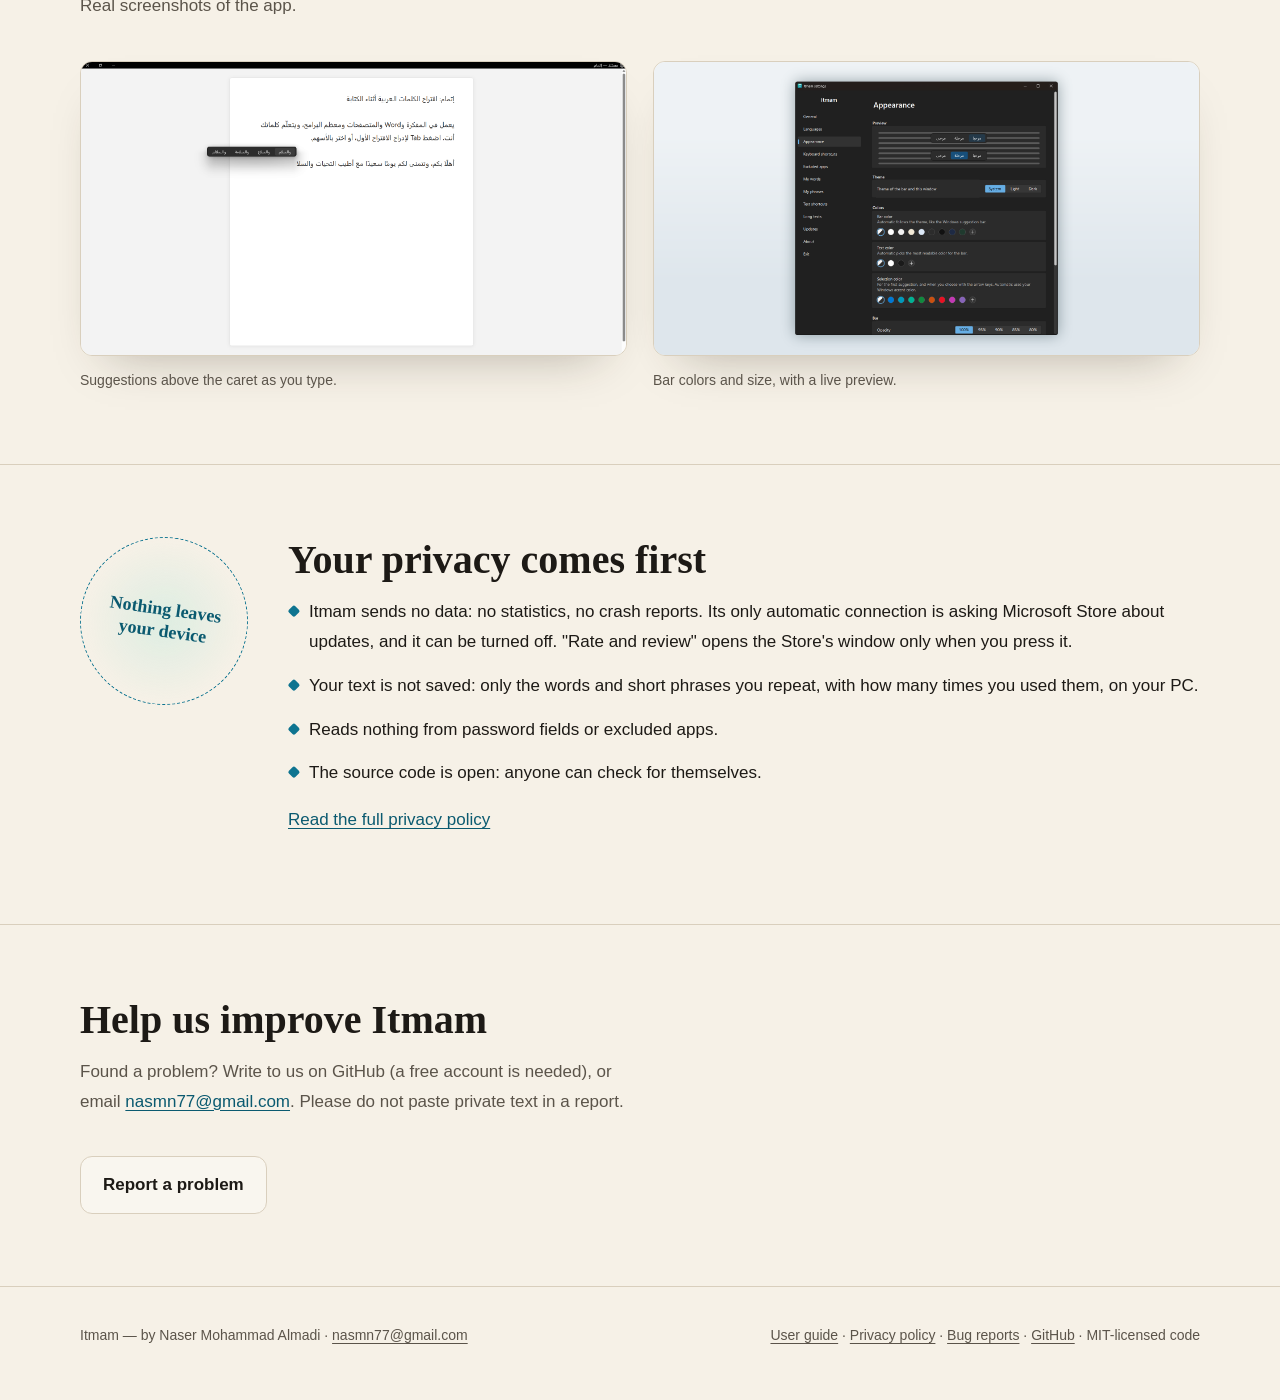
<file: site/en/index.html>
<!doctype html>
<html lang="en" dir="ltr">
<head>
<meta charset="utf-8">
<meta name="viewport" content="width=device-width, initial-scale=1">
<title>Itmam — word suggestions as you type, in Arabic and English</title>
<meta name="description" content="Itmam suggests words above the caret as you type in any Windows app, in Arabic, English and other languages. Free, sends no data, open source.">
<meta name="color-scheme" content="light dark">
<meta name="referrer" content="no-referrer">
<link rel="icon" href="../assets/icon.svg" type="image/svg+xml">
<link rel="alternate" hreflang="ar" href="../">
<link rel="stylesheet" href="../assets/style.css">
<script>try{var t=localStorage.getItem("theme");if(t==="light"||t==="dark")document.documentElement.dataset.theme=t}catch(e){}</script>
<script src="../assets/theme.js" defer></script>
</head>
<body>

<header class="wrap top">
  <a class="brand" href="./"><img src="../assets/icon.svg" alt=""><b>Itmam</b></a>
  <nav aria-label="Sections">
    <a href="#features">Features</a>
    <a href="#privacy">Privacy</a>
    <a href="https://github.com/nasmn77/Itmam">Source code</a>
    <a class="lang" href="../" hreflang="ar" lang="ar">العربية</a>
    <button class="theme-toggle" type="button" data-theme-toggle><svg class="sun" viewBox="0 0 24 24" aria-hidden="true"><circle cx="12" cy="12" r="4.5" fill="none" stroke="currentColor" stroke-width="1.8"/><path stroke="currentColor" stroke-width="1.8" stroke-linecap="round" d="M12 2.5v2M12 19.5v2M2.5 12h2M19.5 12h2M5.3 5.3l1.4 1.4M17.3 17.3l1.4 1.4M5.3 18.7l1.4-1.4M17.3 6.7l1.4-1.4"/></svg><svg class="moon" viewBox="0 0 24 24" aria-hidden="true"><path fill="none" stroke="currentColor" stroke-width="1.8" stroke-linejoin="round" d="M20 14.5A8 8 0 0 1 9.5 4a8 8 0 1 0 10.5 10.5z"/></svg></button>
  </nav>
</header>

<main>
  <div class="wrap hero">
    <div>
      <h1 class="reveal d1">Type the start of a word. <em>Itmam</em> finishes it.</h1>
      <p class="lede reveal d2">Suggestions above the caret in any app: Arabic from a dictionary of about 880,000 words, English and other languages too, learning your own words as you go.</p>
      <div class="actions reveal d3">
        <a class="store-badge" href="https://apps.microsoft.com/detail/9P08F7KGRJB0" target="_blank" rel="noopener">
          <img class="on-light" src="../assets/store-badge/en-light.svg" alt="Download from the Microsoft Store" width="200" height="55">
          <img class="on-dark" src="../assets/store-badge/en-dark.svg" alt="Download from the Microsoft Store" width="200" height="55">
        </a>
        <a class="btn ghost" href="https://github.com/nasmn77/Itmam" target="_blank" rel="noopener">Source on GitHub</a>
        <a class="btn ghost" href="../assets/guide/itmam-guide-en.pdf" target="_blank" rel="noopener">User guide (PDF)</a>
      </div>
      <p class="note reveal d4">Free and open source · Windows 10 (2004) and Windows 11 · x64 and ARM64</p>
    </div>

    <div class="demo reveal d2" data-demo aria-hidden="true">
      <div class="demo-head"><i></i><i></i><i></i></div>
      <div class="demo-lines"><span></span><span></span><span></span></div>
      <div class="demo-text">
        <div class="bar"></div>
        <span class="typed"></span><span class="caret"></span>
      </div>
      <span class="key">Tab</span>
    </div>
  </div>

  <section id="features">
    <div class="wrap">
      <h2>Made for Arabic first, open to other languages</h2>
      <p class="section-lede">Not a spell checker and not an on-screen keyboard: a small bar above the caret while you type on your own keyboard, like on a phone.</p>
      <div class="features">
        <div class="feature"><h3>In every app</h3><p>Notepad, Word, browsers and most apps, with no setup.</p></div>
        <div class="feature"><h3>Understands hamza and clitics</h3><p>«احمد» finds «أحمد», «ان» suggests «أن», «إن» and «أنا», with «ال» and attached prepositions.</p></div>
        <div class="feature"><h3>Learns your words</h3><p>A word you use twice becomes a suggestion; the ones you use most come first.</p></div>
        <div class="feature"><h3>Continues mid-word</h3><p>Go back into a word with a click or Backspace and it continues from the caret; the suggestion you pick replaces the whole word.</p></div>
        <div class="feature"><h3>Looks like Windows 11</h3><p>A bar that follows light or dark mode, in the colors, size and opacity you choose.</p></div>
        <div class="feature"><h3>Silent where it should be</h3><p>Nothing in password fields, apps you exclude, or full-screen games.</p></div>
        <div class="feature"><h3>Completes phrases</h3><p>About 250 common phrases such as «بسم الله الرحمن الرحيم» whole with Tab, and it learns the phrases you repeat; they show at the start or the end of the bar, as you choose.</p></div>
        <div class="feature"><h3>Text shortcuts</h3><p>Type «ع1» and it offers «السلام عليكم ورحمة الله وبركاته», with your own shortcuts.</p></div>
        <div class="feature"><h3>Long texts</h3><p>Replies of several lines, such as support answers, with variables such as the customer's name and today's date, chosen with a shortcut in any app, in the order you set. <a href="#long-phrases">Details</a></p></div>
        <div class="feature"><h3>Fixes common mistakes</h3><p>«لاكن» → «لكن», «انشاءالله» → «إن شاء الله», «مدرسه» → «مدرسة»; nothing is replaced unless you ask.</p></div>
        <div class="feature"><h3>Fixes typing mistakes</h3><p>A key next to the right one («hrllo» → «hello»), two letters swapped, a letter too many or missing, or a missing space; in Arabic also a letter that sounds alike.</p></div>
        <div class="feature"><h3>The bar is your choice</h3><p>Only want long texts and shortcuts? Turn off the suggestion bar and it appears only for your text shortcuts.</p></div>
        <div class="feature"><h3>One-key undo</h3><p>Inserted a word you did not mean? Backspace right away puts back what you typed.</p></div>
        <div class="feature"><h3>You decide from the bar</h3><p>Right-click a suggestion: delete it, block the word, or add the phrase to your phrases.</p></div>
        <div class="feature"><h3>Wikipedia dictionaries</h3><p>A larger dictionary for Arabic and one for English: each holds the whole basic one plus the vocabulary of Wikipedia, for formal writing and terms; chosen in Settings.</p></div>
        <div class="feature"><h3>Full backup</h3><p>Your words, phrases, shortcuts and settings in one file, to move to a new PC.</p></div>
        <div class="feature"><h3>Your statistics</h3><p>How many words Itmam completed and how many characters it typed for you. Numbers only, nothing you type.</p></div>
        <div class="feature"><h3>Several languages</h3><p>It follows your keyboard: a full English dictionary next to the Arabic one, and any other alphabetic language you turn on learns its words from your typing.</p></div>
        <div class="feature"><h3>Your words from any text</h3><p>Import a text file, such as an article or old messages: Itmam takes its words and suggests them at once. The text itself is not kept.</p></div>
        <div class="feature"><h3>Light on your PC</h3><p>Only the dictionaries of the languages you turn on are in memory, and one you turn off is freed at once.</p></div>
        <div class="feature"><h3>Your texts, your way</h3><p>Reorder long texts by dragging them, as in Windows Settings, and resize their window: it opens at the size you left it.</p></div>
        <div class="feature"><h3>An interface in your language</h3><p>It starts in Arabic if Windows is in Arabic and in English otherwise, and one click in the tray menu switches it.</p></div>
        <div class="feature"><h3>Spots mistakes and joined words</h3><p>«مند» → «منذ», «أكتر» → «أكثر», «فيالبيت» → «في البيت»: the right form comes first in the bar, one Tab away.</p></div>
        <div class="feature"><h3>Rate it from inside</h3><p>"Rate and review", on the Updates and About pages, opens the Store's window when you press it.</p></div>
      </div>
    </div>
  </section>

  <section id="long-phrases">
    <div class="wrap">
      <h2>Long texts: ready replies for support teams</h2>
      <p class="section-lede">Whoever answers customers types the same replies dozens of times a day: the greeting, asking for the order number, the password reset steps, closing the ticket. Save each reply once under a name, then insert it with one shortcut in any app you type in, with all its lines.</p>

      <ol class="lp-steps">
        <li class="lp-step">
          <a class="lp-visual" href="../assets/shots/en-longphrases-settings.png"><img src="../assets/shots/en-longphrases-settings.png" alt="The Long texts page in Itmam's settings, with five support replies" loading="lazy" width="926" height="893"></a>
          <div class="lp-text">
            <span class="num">1</span>
            <h3>Write the reply once</h3>
            <p>Settings → "Long texts" → "Add": a short name you know it by, and the reply over several lines, up to 4,000 characters; then put your replies in order by dragging them. "Insert variable…" adds <code>{customer name}</code>, asked for when inserting, or <code>{{date}}</code>, written by Itmam.</p>
          </div>
        </li>
        <li class="lp-step">
          <a class="lp-visual" href="../assets/shots/en-longphrases-list.png"><img src="../assets/shots/en-longphrases-list.png" alt="The long texts list with a search box, the selected reply's editable text, and Add a text, Insert and Cancel buttons" loading="lazy" width="642" height="592"></a>
          <div class="lp-text">
            <span class="num">2</span>
            <h3>Press the shortcut where you type</h3>
            <p>In email, WhatsApp Web, a ticketing system or any other app, press <kbd>Ctrl</kbd> + <kbd>Shift</kbd> + <kbd>Space</kbd>: a list of your replies opens. Type part of a name or of the text to filter it, and preview the reply before inserting it. "Add a text…" adds a new reply from the list itself, without opening Settings.</p>
          </div>
        </li>
        <li class="lp-step">
          <a class="lp-visual" href="../assets/shots/en-longphrases-fill.png"><img src="../assets/shots/en-longphrases-fill.png" alt="The reply's variable fields: customer name and order number, with a preview of the filled reply" loading="lazy" width="642" height="392"></a>
          <div class="lp-text">
            <span class="num">3</span>
            <h3>Fill in the variables</h3>
            <p>If the reply has variables to ask for, a field appears for each, and the preview below follows what you type. Itmam writes the date and time by itself. The values you type are not saved.</p>
          </div>
        </li>
        <li class="lp-step">
          <div class="lp-visual lp-chat" aria-label="Example: the order confirmation inserted in a chat with a customer" role="img">
            <div class="msg them">Hello, I ordered yesterday and got no confirmation</div>
            <div class="msg me">Dear Ahmed,<br>We received your order no. 48213 on November 1, 2026.<br>We will contact you within two working days.</div>
          </div>
          <div class="lp-text">
            <span class="num">4</span>
            <h3>Press Enter</h3>
            <p>The reply is pasted at the caret, filled in, with its lines as you wrote them; Itmam then puts back what was on your clipboard, and the reply stays out of clipboard history.</p>
          </div>
        </li>
      </ol>

      <h3 class="lp-subhead">Why support teams need it</h3>
      <ul class="lp-benefits">
        <li><b>Faster replies</b>A reply of several lines in three key presses, instead of typing it again or finding it in a file to copy.</li>
        <li><b>One wording for the team</b>Export the approved replies to a text file and import it on your colleagues' PCs, so everyone sends the same answer. Importing adds to what each person has and removes nothing.</li>
        <li><b>No mistakes in front of customers</b>The text is checked once when you save it: no typos and no missing step in replies you send every day.</li>
        <li><b>In every app</b>No integration with your helpdesk and no browser extension: it works wherever you type, in email, chats and ticketing systems.</li>
        <li><b>Found by searching</b>The list filters by name or by any word of the text, and you move through it with the arrow keys, no mouse needed.</li>
        <li><b>On your PC only</b>The replies are kept in Itmam's settings on your PC, with no account, server or subscription, and they are part of the full backup.</li>
      </ul>
    </div>
  </section>

  <section>
    <div class="wrap">
      <h2>All from the keyboard</h2>
      <p class="section-lede">Shortcuts can be changed in Settings.</p>
      <table class="keys">
        <tr><td><kbd>Tab</kbd></td><td>Insert the first suggestion</td></tr>
        <tr><td><kbd>Ctrl</kbd> + <kbd>1</kbd>…<kbd>9</kbd></td><td>Insert a suggestion by number</td></tr>
        <tr><td><kbd>↑</kbd>, then <kbd>←</kbd> <kbd>→</kbd>, then <kbd>Enter</kbd></td><td>Choose with the arrow keys, then insert</td></tr>
        <tr><td><kbd>Esc</kbd></td><td>Hide the suggestions until the next letter</td></tr>
        <tr><td><kbd>Backspace</kbd></td><td>Right after inserting: undo it</td></tr>
        <tr><td><kbd>Ctrl</kbd> + <kbd>Shift</kbd> + <kbd>Space</kbd></td><td>The long texts list, in any app</td></tr>
        <tr><td><kbd>Ctrl</kbd> + <kbd>Alt</kbd></td><td>Turn Itmam off or on from anywhere (press and release)</td></tr>
      </table>
    </div>
  </section>

  <section>
    <div class="wrap">
      <h2>As it looks on your screen</h2>
      <p class="section-lede">Real screenshots of the app.</p>
      <div class="shots">
        <figure><img src="../assets/shots/en-suggestions.png" alt="The suggestion bar above the caret in a text editor" loading="lazy" width="1920" height="1032"><figcaption>Suggestions above the caret as you type.</figcaption></figure>
        <figure><img src="../assets/shots/en-appearance.png" alt="The Appearance page in Itmam's settings" loading="lazy" width="1920" height="1032"><figcaption>Bar colors and size, with a live preview.</figcaption></figure>
      </div>
    </div>
  </section>

  <section id="privacy">
    <div class="wrap privacy-band">
      <div class="seal">Nothing leaves your device</div>
      <div>
        <h2>Your privacy comes first</h2>
        <ul class="checks">
          <li>Itmam sends no data: no statistics, no crash reports. Its only automatic connection is asking Microsoft Store about updates, and it can be turned off. "Rate and review" opens the Store's window only when you press it.</li>
          <li>Your text is not saved: only the words and short phrases you repeat, with how many times you used them, on your PC.</li>
          <li>Reads nothing from password fields or excluded apps.</li>
          <li>The source code is open: anyone can check for themselves.</li>
        </ul>
        <p><a href="privacy.html">Read the full privacy policy</a></p>
      </div>
    </div>
  </section>
  <section id="feedback">
    <div class="wrap">
      <h2>Help us improve Itmam</h2>
      <p class="section-lede">Found a problem? Write to us on GitHub (a free account is needed), or email <a href="mailto:nasmn77@gmail.com">nasmn77@gmail.com</a>. Please do not paste private text in a report.</p>
      <div class="actions">
        <a class="btn ghost" href="https://github.com/nasmn77/Itmam/issues/new?template=bug.yml" target="_blank" rel="noopener">Report a problem</a>
      </div>
    </div>
  </section>

</main>

<footer>
  <div class="wrap">
    <span>Itmam — by Naser Mohammad Almadi · <a href="mailto:nasmn77@gmail.com">nasmn77@gmail.com</a></span>
    <span><a href="../assets/guide/itmam-guide-en.pdf">User guide</a> · <a href="privacy.html">Privacy policy</a> · <a href="https://github.com/nasmn77/Itmam/issues">Bug reports</a> · <a href="https://github.com/nasmn77/Itmam">GitHub</a> · MIT-licensed code</span>
  </div>
</footer>

<script src="../assets/demo.js" defer></script>
<a class="to-top" href="#" aria-label="Back to top" title="Back to top"><svg viewBox="0 0 24 24" aria-hidden="true"><path fill="none" stroke="currentColor" stroke-width="2" stroke-linecap="round" stroke-linejoin="round" d="M12 19V5M5.5 11.5 12 5l6.5 6.5"/></svg></a>
<script src="../assets/top.js" defer></script>
</body>
</html>
</file>
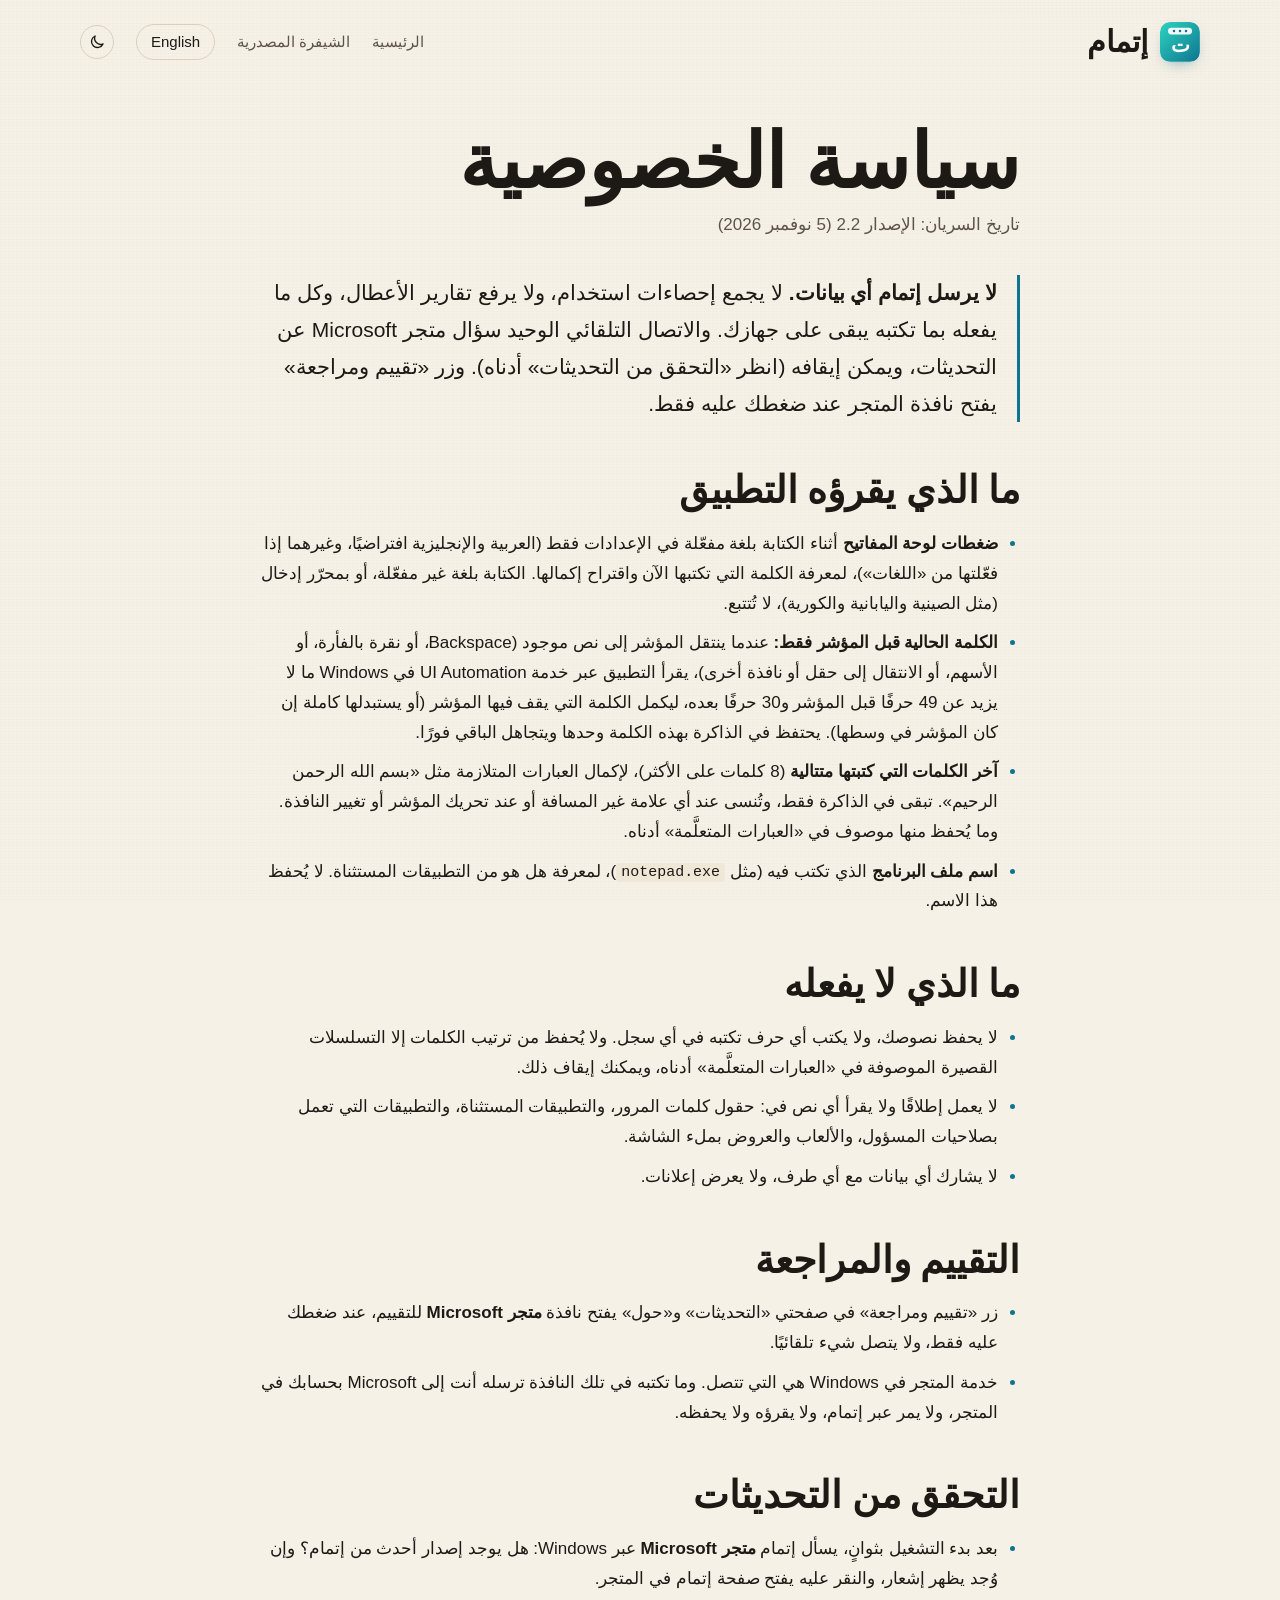
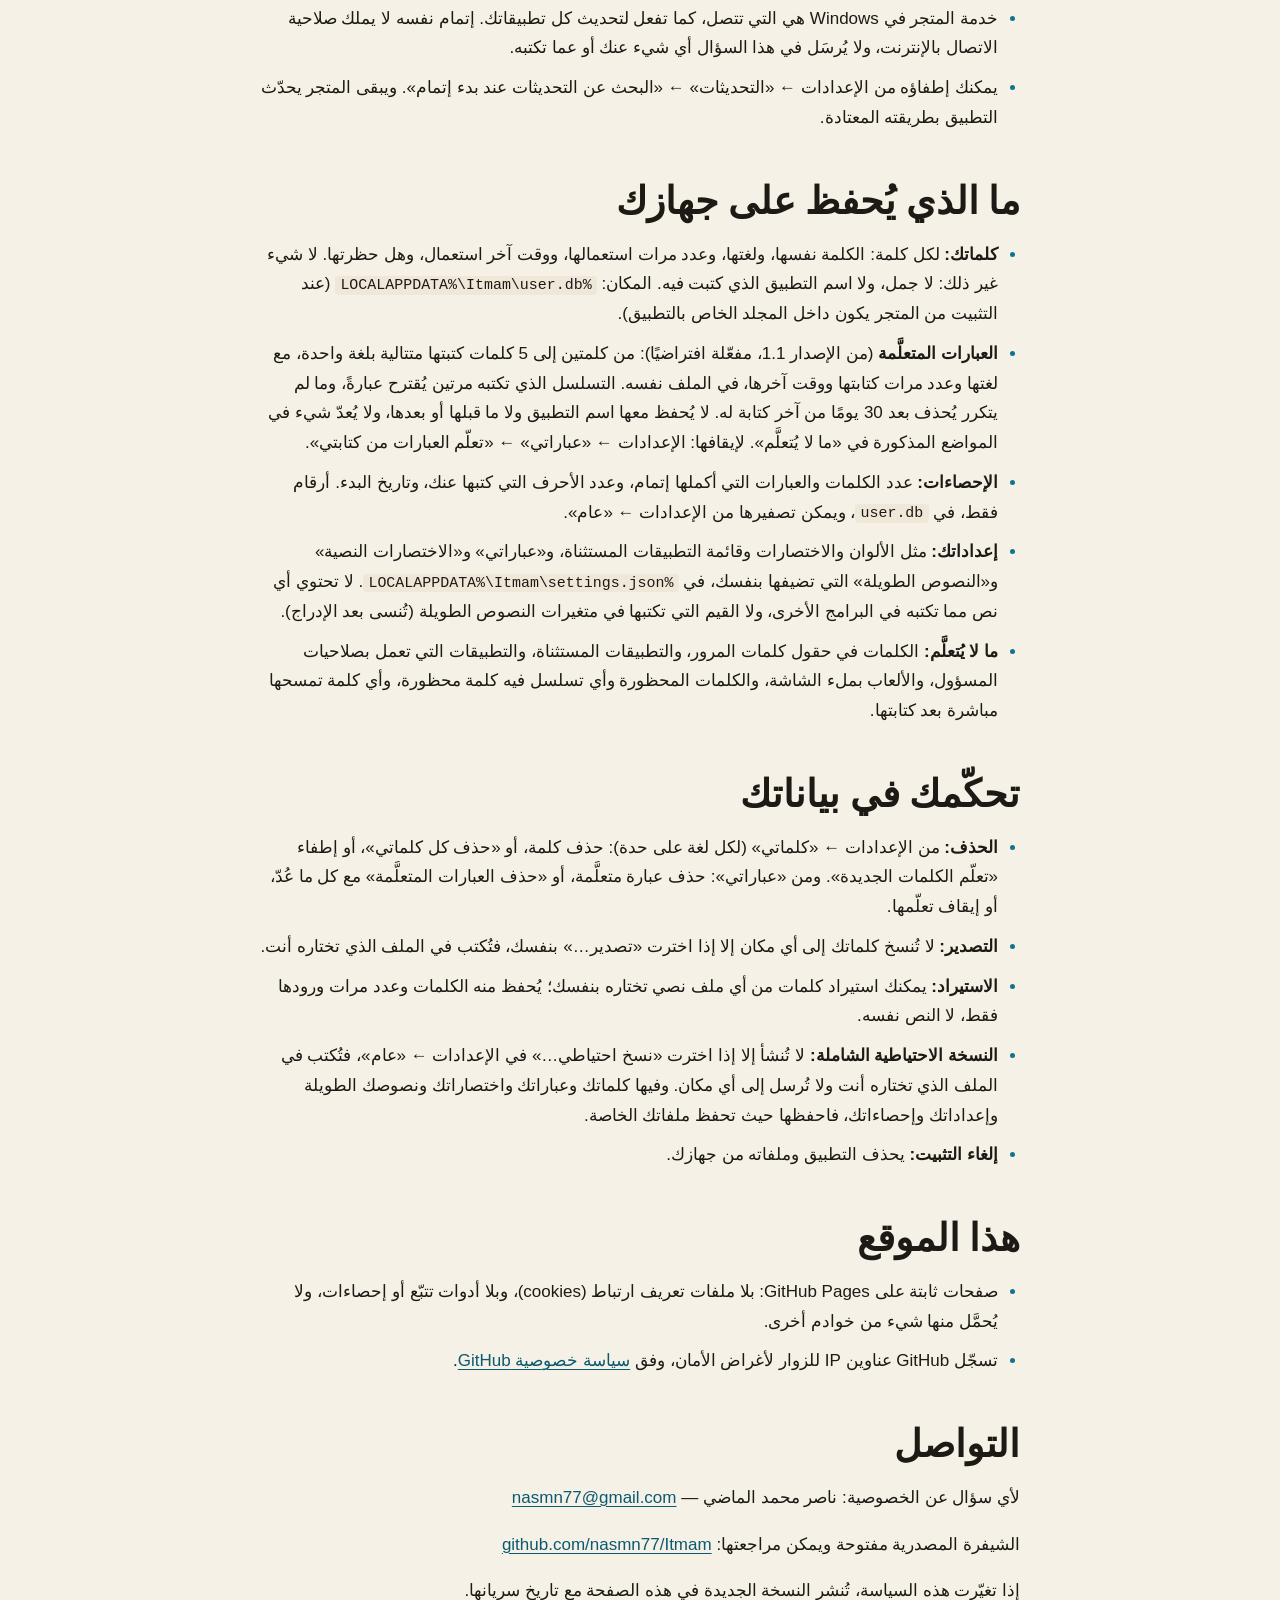
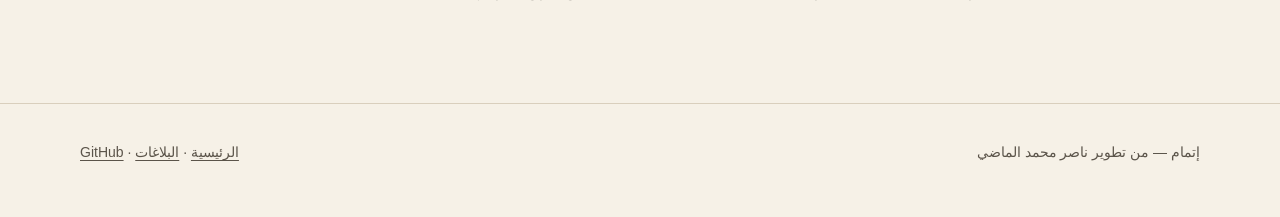
<file: site/privacy.html>
<!doctype html>
<html lang="ar" dir="rtl">
<head>
<meta charset="utf-8">
<meta name="viewport" content="width=device-width, initial-scale=1">
<title>سياسة الخصوصية — إتمام</title>
<meta name="description" content="سياسة خصوصية إتمام: لا يرسل أي بيانات، ولا يحفظ نصوصك.">
<meta name="color-scheme" content="light dark">
<meta name="referrer" content="no-referrer">
<link rel="icon" href="assets/icon.svg" type="image/svg+xml">
<link rel="alternate" hreflang="en" href="en/privacy.html">
<link rel="stylesheet" href="assets/style.css">
<script>try{var t=localStorage.getItem("theme");if(t==="light"||t==="dark")document.documentElement.dataset.theme=t}catch(e){}</script>
<script src="assets/theme.js" defer></script>
</head>
<body>

<header class="wrap top">
  <a class="brand" href="./"><img src="assets/icon.svg" alt=""><b>إتمام</b></a>
  <nav aria-label="الأقسام">
    <a href="./">الرئيسية</a>
    <a href="https://github.com/nasmn77/Itmam">الشيفرة المصدرية</a>
    <a class="lang" href="en/privacy.html" hreflang="en" lang="en">English</a>
    <button class="theme-toggle" type="button" data-theme-toggle><svg class="sun" viewBox="0 0 24 24" aria-hidden="true"><circle cx="12" cy="12" r="4.5" fill="none" stroke="currentColor" stroke-width="1.8"/><path stroke="currentColor" stroke-width="1.8" stroke-linecap="round" d="M12 2.5v2M12 19.5v2M2.5 12h2M19.5 12h2M5.3 5.3l1.4 1.4M17.3 17.3l1.4 1.4M5.3 18.7l1.4-1.4M17.3 6.7l1.4-1.4"/></svg><svg class="moon" viewBox="0 0 24 24" aria-hidden="true"><path fill="none" stroke="currentColor" stroke-width="1.8" stroke-linejoin="round" d="M20 14.5A8 8 0 0 1 9.5 4a8 8 0 1 0 10.5 10.5z"/></svg></button>
  </nav>
</header>

<main class="wrap doc">
  <h1 class="reveal">سياسة الخصوصية</h1>
  <p class="effective reveal d1">تاريخ السريان: الإصدار 2.2 (5 نوفمبر 2026)</p>

  <p class="promise reveal d2"><strong>لا يرسل إتمام أي بيانات.</strong> لا يجمع إحصاءات استخدام، ولا يرفع تقارير الأعطال، وكل ما يفعله بما تكتبه يبقى على جهازك. والاتصال التلقائي الوحيد سؤال متجر Microsoft عن التحديثات، ويمكن إيقافه (انظر «التحقق من التحديثات» أدناه). وزر «تقييم ومراجعة» يفتح نافذة المتجر عند ضغطك عليه فقط.</p>

  <h2>ما الذي يقرؤه التطبيق</h2>
  <ul>
    <li><strong>ضغطات لوحة المفاتيح</strong> أثناء الكتابة بلغة مفعّلة في الإعدادات فقط (العربية والإنجليزية افتراضيًا، وغيرهما إذا فعّلتها من «اللغات»)، لمعرفة الكلمة التي تكتبها الآن واقتراح إكمالها. الكتابة بلغة غير مفعّلة، أو بمحرّر إدخال (مثل الصينية واليابانية والكورية)، لا تُتتبع.</li>
    <li><strong>الكلمة الحالية قبل المؤشر فقط:</strong> عندما ينتقل المؤشر إلى نص موجود (Backspace، أو نقرة بالفأرة، أو الأسهم، أو الانتقال إلى حقل أو نافذة أخرى)، يقرأ التطبيق عبر خدمة UI Automation في Windows ما لا يزيد عن 49 حرفًا قبل المؤشر و30 حرفًا بعده، ليكمل الكلمة التي يقف فيها المؤشر (أو يستبدلها كاملة إن كان المؤشر في وسطها). يحتفظ في الذاكرة بهذه الكلمة وحدها ويتجاهل الباقي فورًا.</li>
    <li><strong>آخر الكلمات التي كتبتها متتالية</strong> (8 كلمات على الأكثر)، لإكمال العبارات المتلازمة مثل «بسم الله الرحمن الرحيم». تبقى في الذاكرة فقط، وتُنسى عند أي علامة غير المسافة أو عند تحريك المؤشر أو تغيير النافذة. وما يُحفظ منها موصوف في «العبارات المتعلَّمة» أدناه.</li>
    <li><strong>اسم ملف البرنامج</strong> الذي تكتب فيه (مثل <code>notepad.exe</code>)، لمعرفة هل هو من التطبيقات المستثناة. لا يُحفظ هذا الاسم.</li>
  </ul>

  <h2>ما الذي لا يفعله</h2>
  <ul>
    <li>لا يحفظ نصوصك، ولا يكتب أي حرف تكتبه في أي سجل. ولا يُحفظ من ترتيب الكلمات إلا التسلسلات القصيرة الموصوفة في «العبارات المتعلَّمة» أدناه، ويمكنك إيقاف ذلك.</li>
    <li>لا يعمل إطلاقًا ولا يقرأ أي نص في: حقول كلمات المرور، والتطبيقات المستثناة، والتطبيقات التي تعمل بصلاحيات المسؤول، والألعاب والعروض بملء الشاشة.</li>
    <li>لا يشارك أي بيانات مع أي طرف، ولا يعرض إعلانات.</li>
  </ul>

  <h2>التقييم والمراجعة</h2>
  <ul>
    <li>زر «تقييم ومراجعة» في صفحتي «التحديثات» و«حول» يفتح نافذة <strong>متجر Microsoft</strong> للتقييم، عند ضغطك عليه فقط، ولا يتصل شيء تلقائيًا.</li>
    <li>خدمة المتجر في Windows هي التي تتصل. وما تكتبه في تلك النافذة ترسله أنت إلى Microsoft بحسابك في المتجر، ولا يمر عبر إتمام، ولا يقرؤه ولا يحفظه.</li>
  </ul>

  <h2>التحقق من التحديثات</h2>
  <ul>
    <li>بعد بدء التشغيل بثوانٍ، يسأل إتمام <strong>متجر Microsoft</strong> عبر Windows: هل يوجد إصدار أحدث من إتمام؟ وإن وُجد يظهر إشعار، والنقر عليه يفتح صفحة إتمام في المتجر.</li>
    <li>خدمة المتجر في Windows هي التي تتصل، كما تفعل لتحديث كل تطبيقاتك. إتمام نفسه لا يملك صلاحية الاتصال بالإنترنت، ولا يُرسَل في هذا السؤال أي شيء عنك أو عما تكتبه.</li>
    <li>يمكنك إطفاؤه من الإعدادات ← «التحديثات» ← «البحث عن التحديثات عند بدء إتمام». ويبقى المتجر يحدّث التطبيق بطريقته المعتادة.</li>
  </ul>

  <h2>ما الذي يُحفظ على جهازك</h2>
  <ul>
    <li><strong>كلماتك:</strong> لكل كلمة: الكلمة نفسها، ولغتها، وعدد مرات استعمالها، ووقت آخر استعمال، وهل حظرتها. لا شيء غير ذلك: لا جمل، ولا اسم التطبيق الذي كتبت فيه. المكان: <code>%LOCALAPPDATA%\Itmam\user.db</code> (عند التثبيت من المتجر يكون داخل المجلد الخاص بالتطبيق).</li>
    <li><strong>العبارات المتعلَّمة</strong> (من الإصدار 1.1، مفعّلة افتراضيًا): من كلمتين إلى 5 كلمات كتبتها متتالية بلغة واحدة، مع لغتها وعدد مرات كتابتها ووقت آخرها، في الملف نفسه. التسلسل الذي تكتبه مرتين يُقترح عبارةً، وما لم يتكرر يُحذف بعد 30 يومًا من آخر كتابة له. لا يُحفظ معها اسم التطبيق ولا ما قبلها أو بعدها، ولا يُعدّ شيء في المواضع المذكورة في «ما لا يُتعلَّم». لإيقافها: الإعدادات ← «عباراتي» ← «تعلّم العبارات من كتابتي».</li>
    <li><strong>الإحصاءات:</strong> عدد الكلمات والعبارات التي أكملها إتمام، وعدد الأحرف التي كتبها عنك، وتاريخ البدء. أرقام فقط، في <code>user.db</code>، ويمكن تصفيرها من الإعدادات ← «عام».</li>
    <li><strong>إعداداتك:</strong> مثل الألوان والاختصارات وقائمة التطبيقات المستثناة، و«عباراتي» و«الاختصارات النصية» و«النصوص الطويلة» التي تضيفها بنفسك، في <code>%LOCALAPPDATA%\Itmam\settings.json</code>. لا تحتوي أي نص مما تكتبه في البرامج الأخرى، ولا القيم التي تكتبها في متغيرات النصوص الطويلة (تُنسى بعد الإدراج).</li>
    <li><strong>ما لا يُتعلَّم:</strong> الكلمات في حقول كلمات المرور، والتطبيقات المستثناة، والتطبيقات التي تعمل بصلاحيات المسؤول، والألعاب بملء الشاشة، والكلمات المحظورة وأي تسلسل فيه كلمة محظورة، وأي كلمة تمسحها مباشرة بعد كتابتها.</li>
  </ul>

  <h2>تحكّمك في بياناتك</h2>
  <ul>
    <li><strong>الحذف:</strong> من الإعدادات ← «كلماتي» (لكل لغة على حدة): حذف كلمة، أو «حذف كل كلماتي»، أو إطفاء «تعلّم الكلمات الجديدة». ومن «عباراتي»: حذف عبارة متعلَّمة، أو «حذف العبارات المتعلَّمة» مع كل ما عُدّ، أو إيقاف تعلّمها.</li>
    <li><strong>التصدير:</strong> لا تُنسخ كلماتك إلى أي مكان إلا إذا اخترت «تصدير…» بنفسك، فتُكتب في الملف الذي تختاره أنت.</li>
    <li><strong>الاستيراد:</strong> يمكنك استيراد كلمات من أي ملف نصي تختاره بنفسك؛ يُحفظ منه الكلمات وعدد مرات ورودها فقط، لا النص نفسه.</li>
    <li><strong>النسخة الاحتياطية الشاملة:</strong> لا تُنشأ إلا إذا اخترت «نسخ احتياطي…» في الإعدادات ← «عام»، فتُكتب في الملف الذي تختاره أنت ولا تُرسل إلى أي مكان. وفيها كلماتك وعباراتك واختصاراتك ونصوصك الطويلة وإعداداتك وإحصاءاتك، فاحفظها حيث تحفظ ملفاتك الخاصة.</li>
    <li><strong>إلغاء التثبيت:</strong> يحذف التطبيق وملفاته من جهازك.</li>
  </ul>

  <h2>هذا الموقع</h2>
  <ul>
    <li>صفحات ثابتة على GitHub Pages: بلا ملفات تعريف ارتباط (cookies)، وبلا أدوات تتبّع أو إحصاءات، ولا يُحمَّل منها شيء من خوادم أخرى.</li>
    <li>تسجّل GitHub عناوين IP للزوار لأغراض الأمان، وفق <a href="https://docs.github.com/site-policy/privacy-policies/github-general-privacy-statement">سياسة خصوصية GitHub</a>.</li>
  </ul>

  <h2>التواصل</h2>
  <p>لأي سؤال عن الخصوصية: ناصر محمد الماضي — <a href="mailto:nasmn77@gmail.com">nasmn77@gmail.com</a></p>
  <p>الشيفرة المصدرية مفتوحة ويمكن مراجعتها: <a href="https://github.com/nasmn77/Itmam">github.com/nasmn77/Itmam</a></p>
  <p>إذا تغيّرت هذه السياسة، تُنشر النسخة الجديدة في هذه الصفحة مع تاريخ سريانها.</p>
</main>

<footer>
  <div class="wrap">
    <span>إتمام — من تطوير ناصر محمد الماضي</span>
    <span><a href="./">الرئيسية</a> · <a href="https://github.com/nasmn77/Itmam/issues">البلاغات</a> · <a href="https://github.com/nasmn77/Itmam">GitHub</a></span>
  </div>
</footer>
<a class="to-top" href="#" aria-label="العودة إلى أعلى الصفحة" title="العودة إلى أعلى الصفحة"><svg viewBox="0 0 24 24" aria-hidden="true"><path fill="none" stroke="currentColor" stroke-width="2" stroke-linecap="round" stroke-linejoin="round" d="M12 19V5M5.5 11.5 12 5l6.5 6.5"/></svg></a>
<script src="assets/top.js" defer></script>
</body>
</html>
</file>
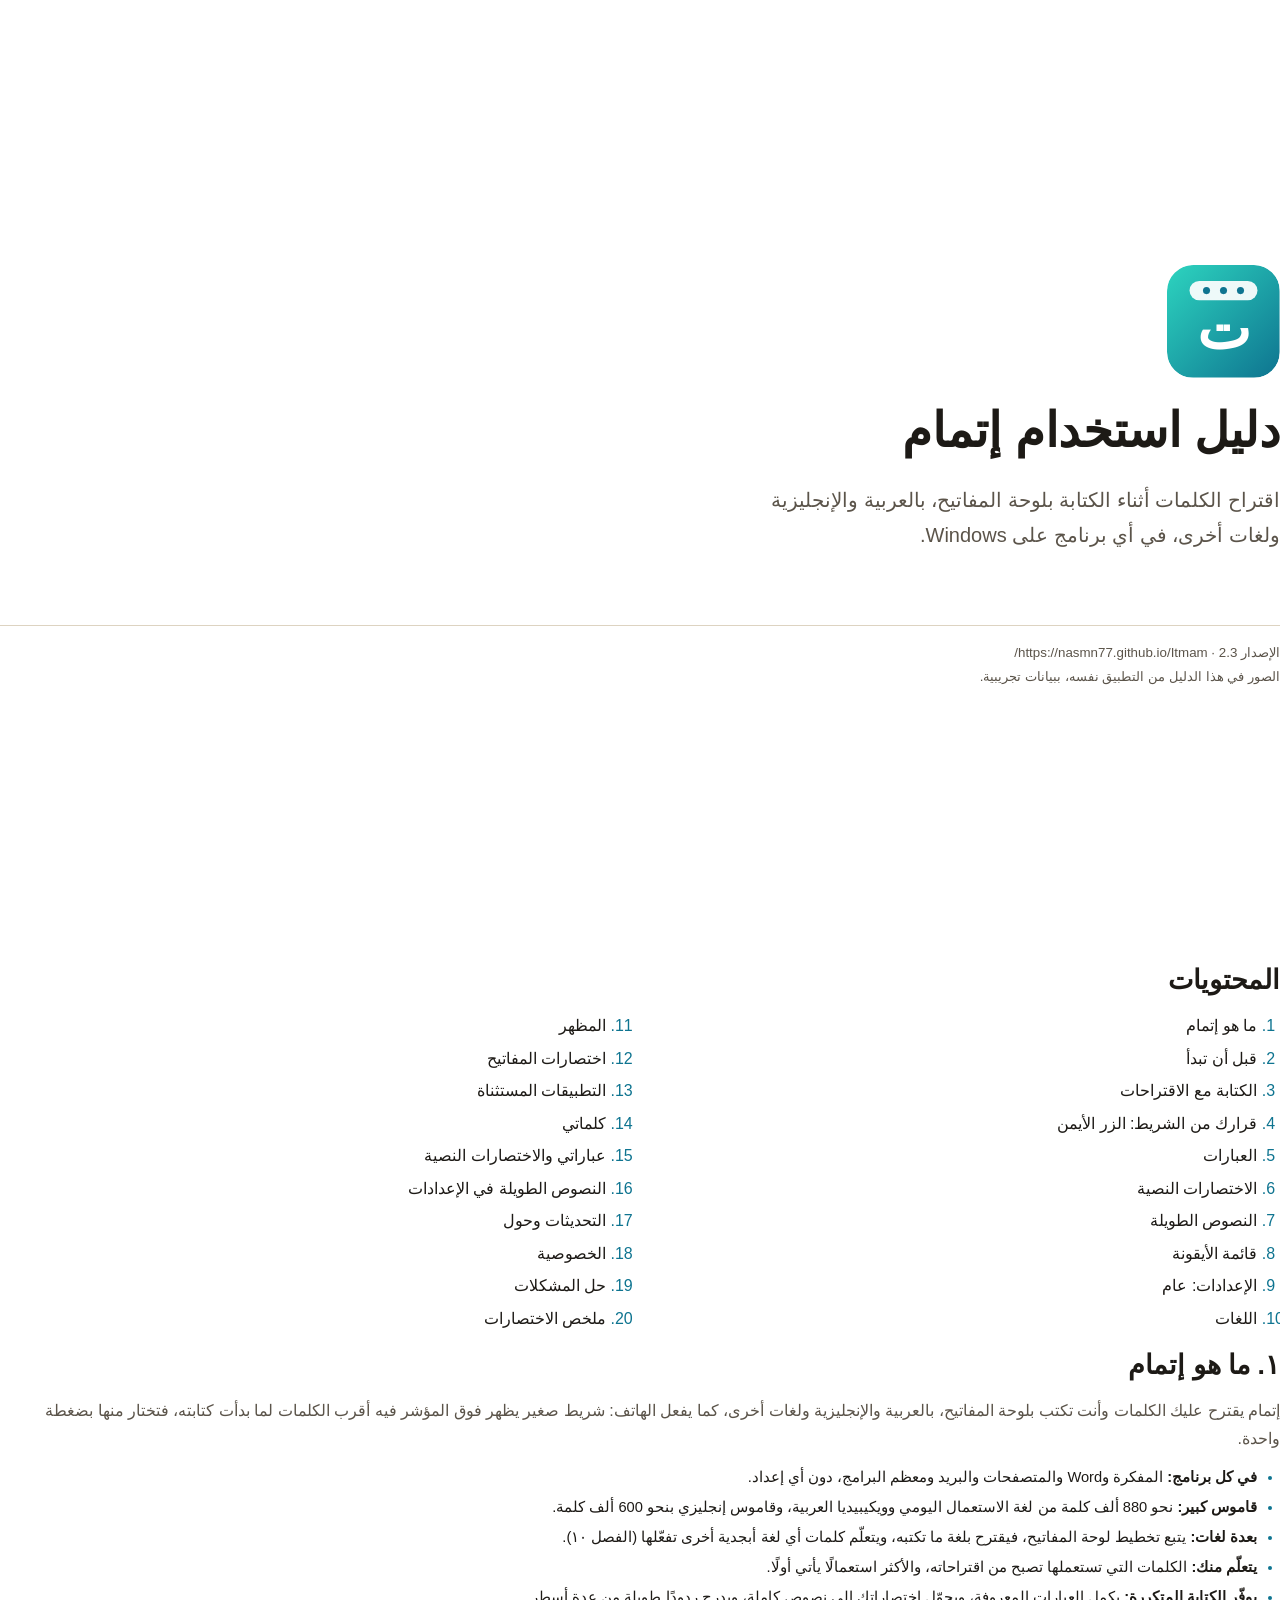
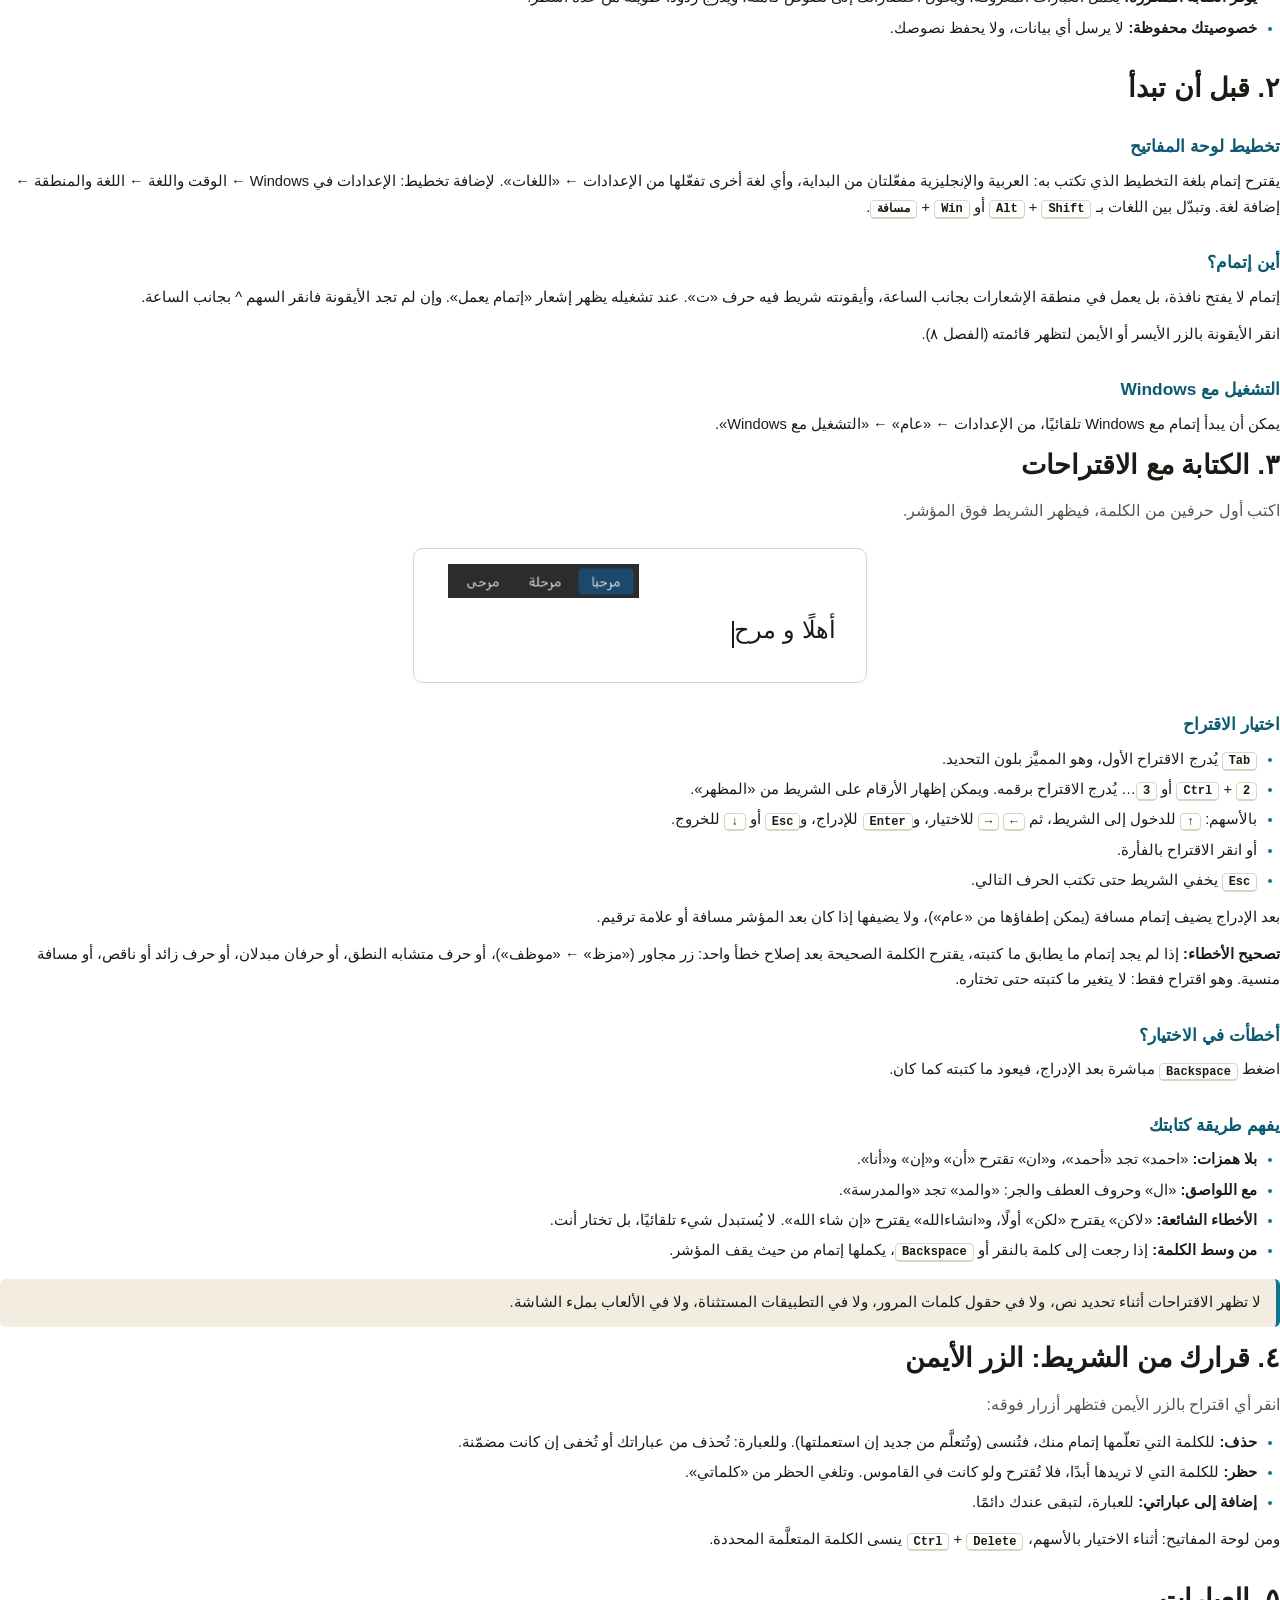
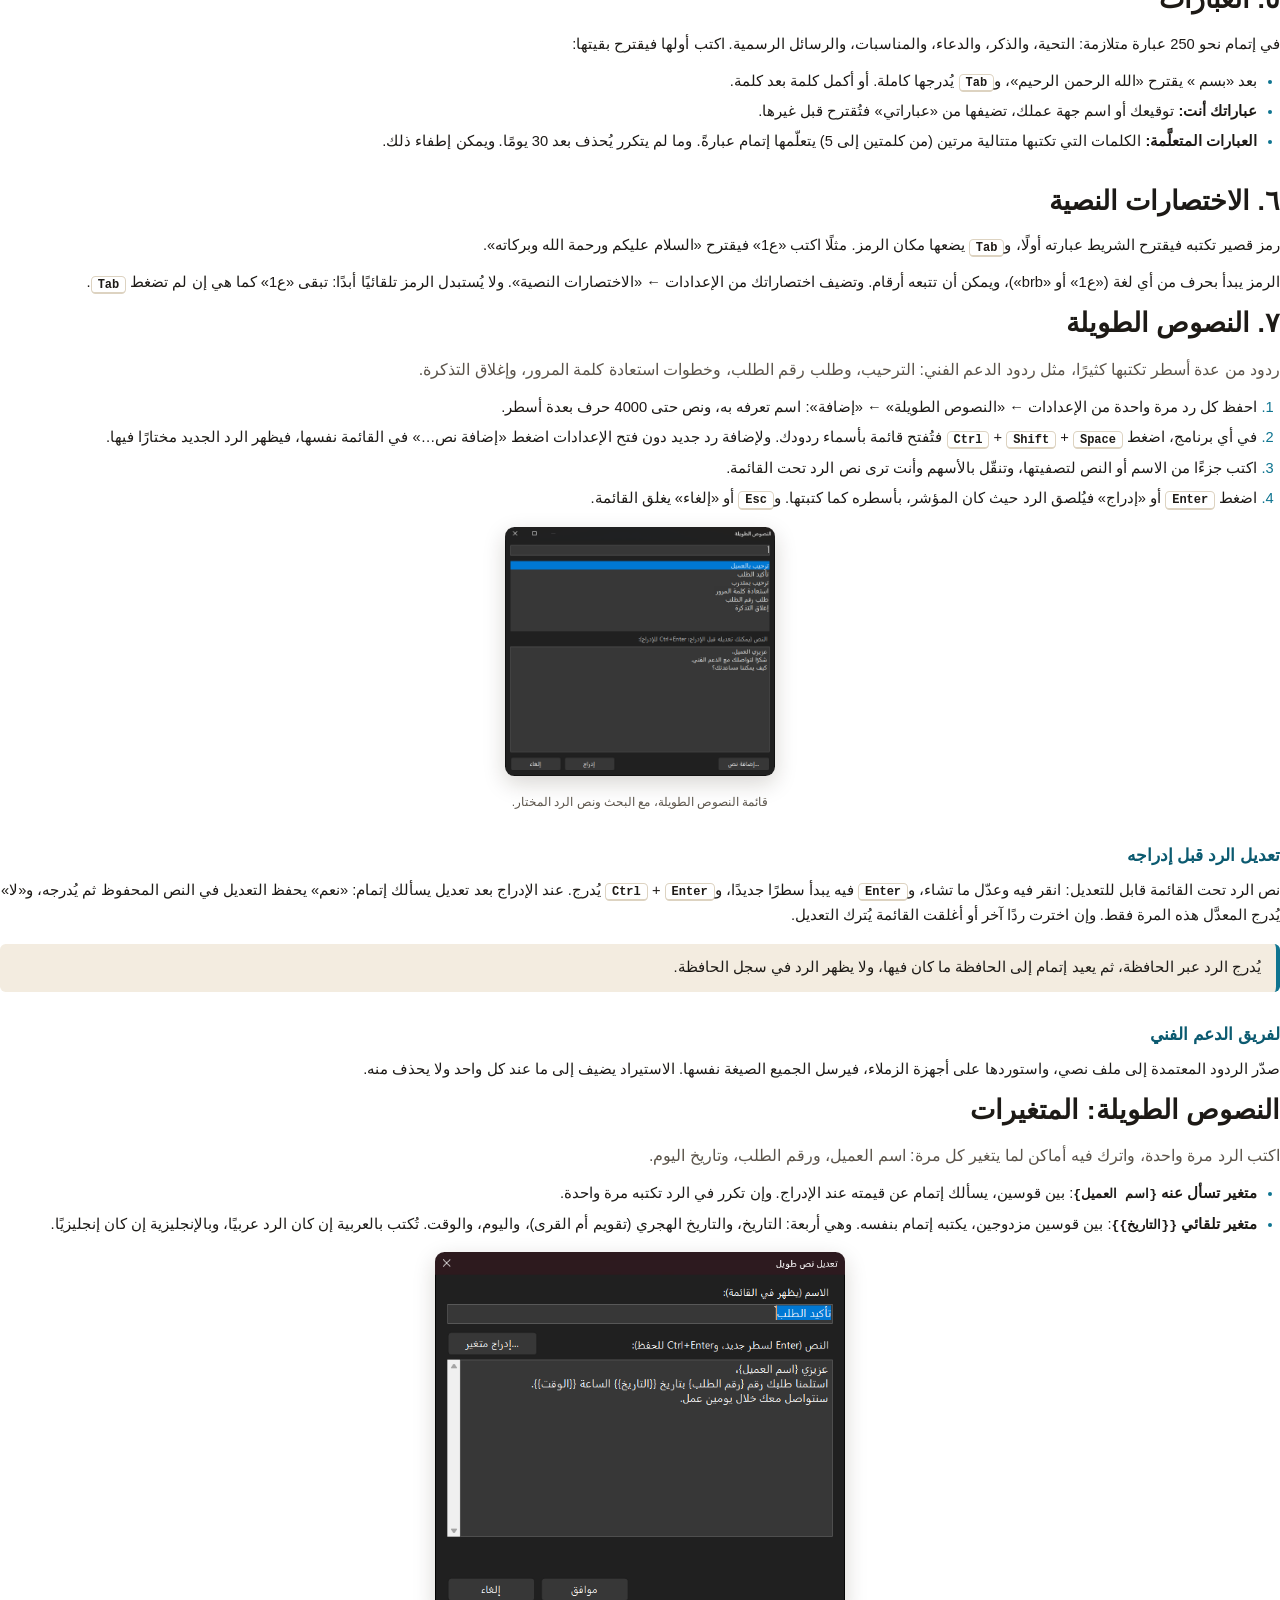
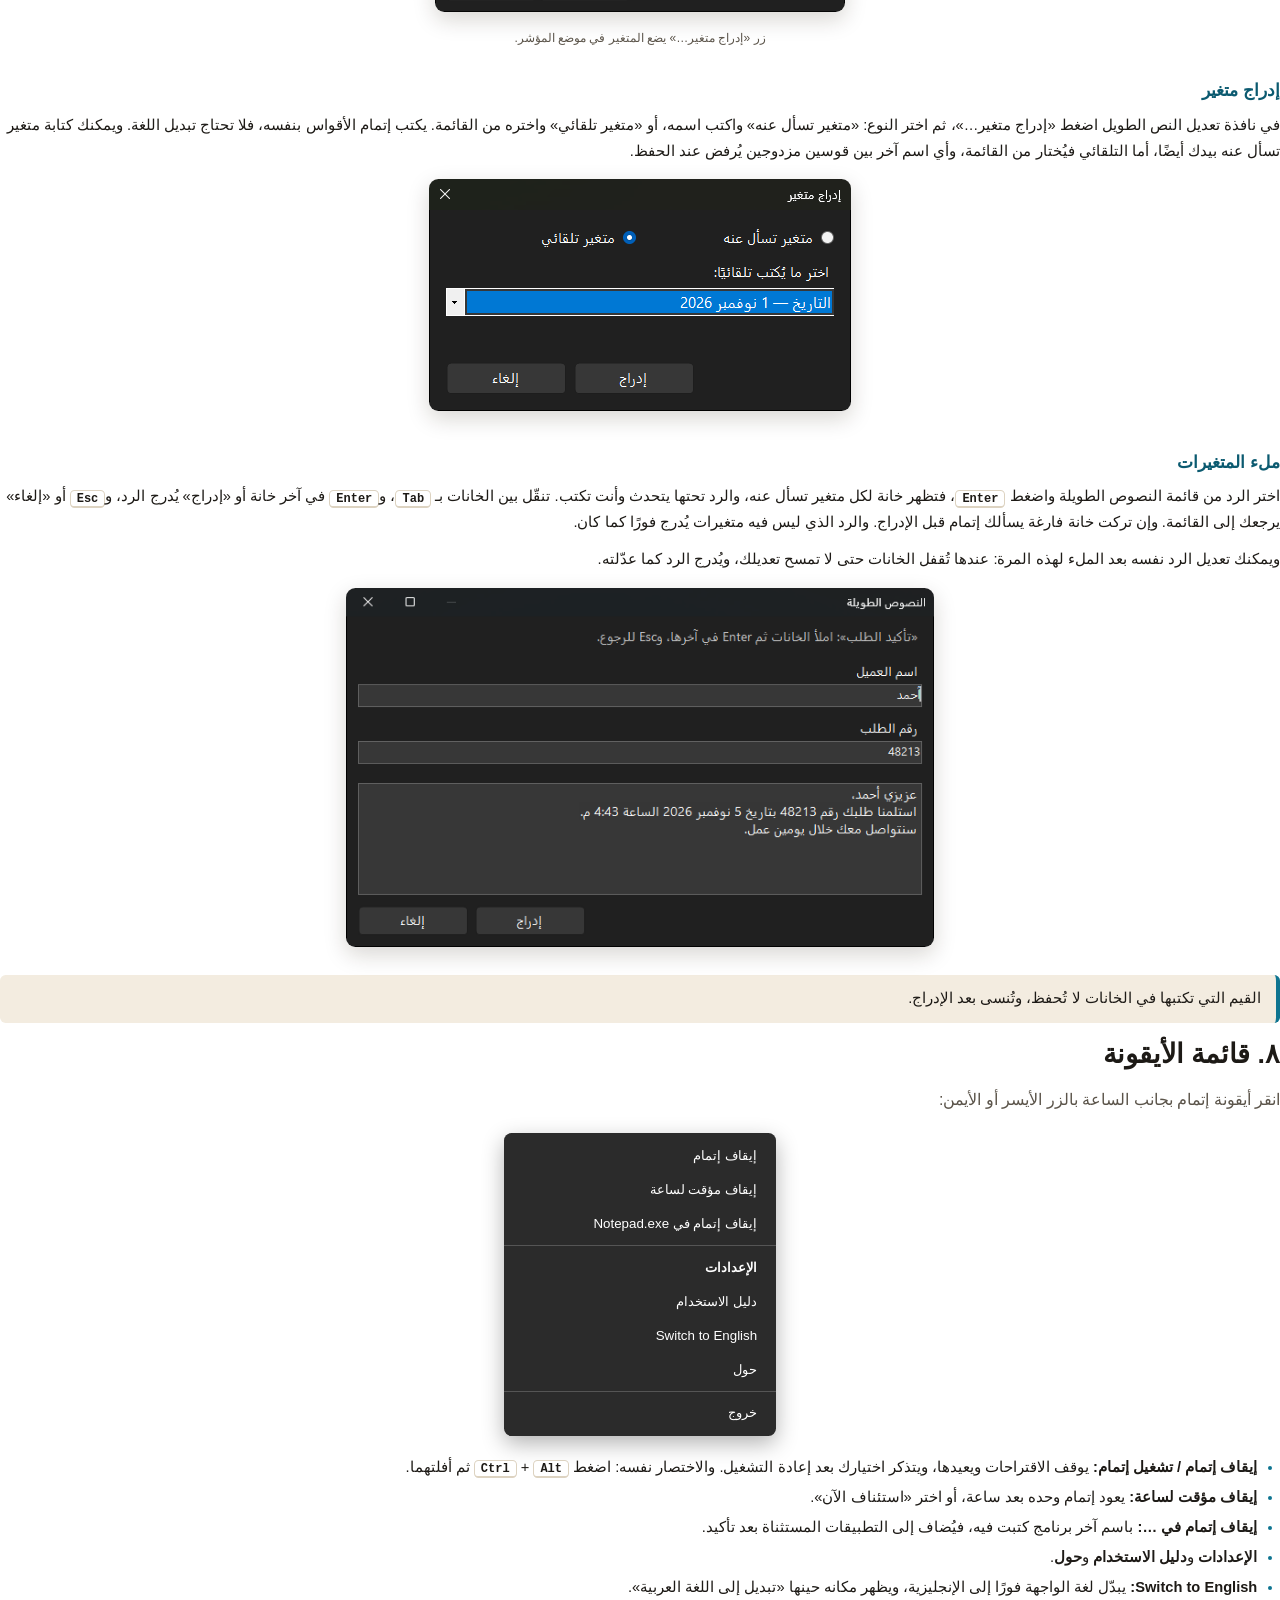
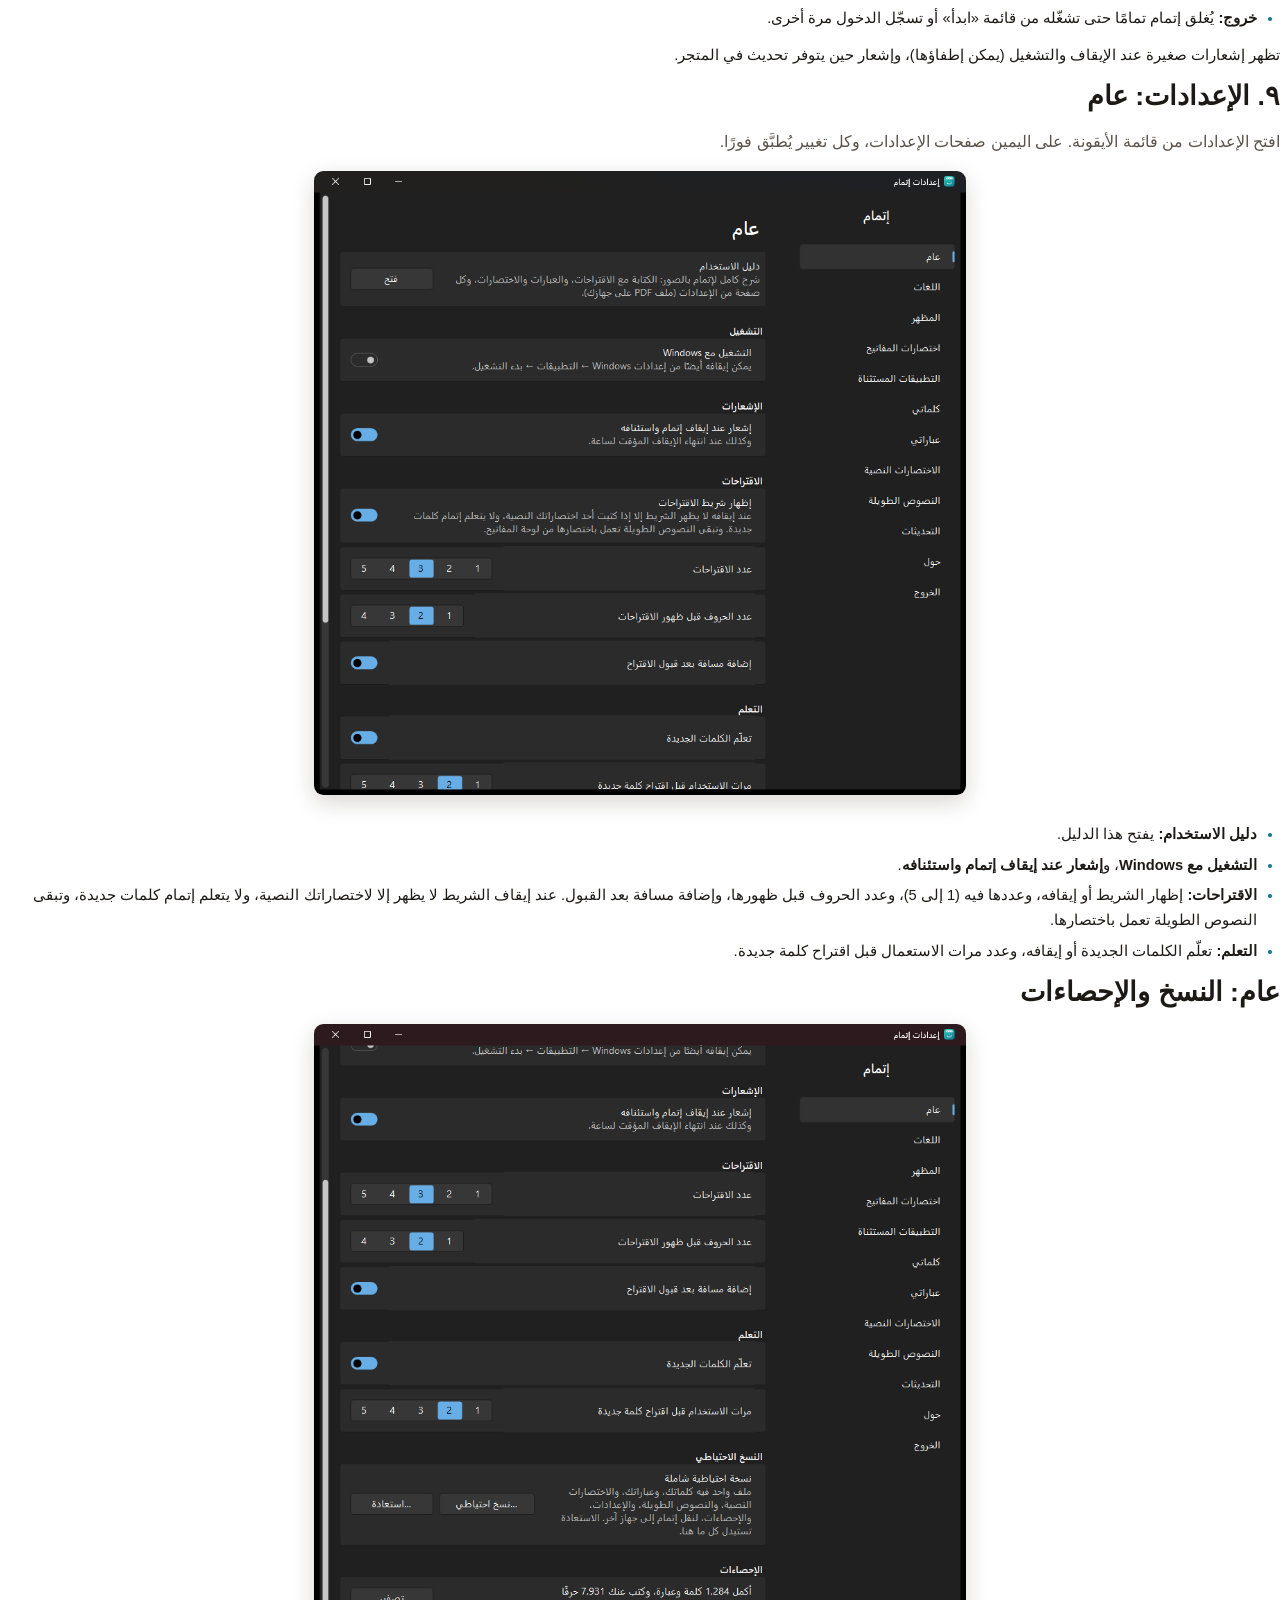
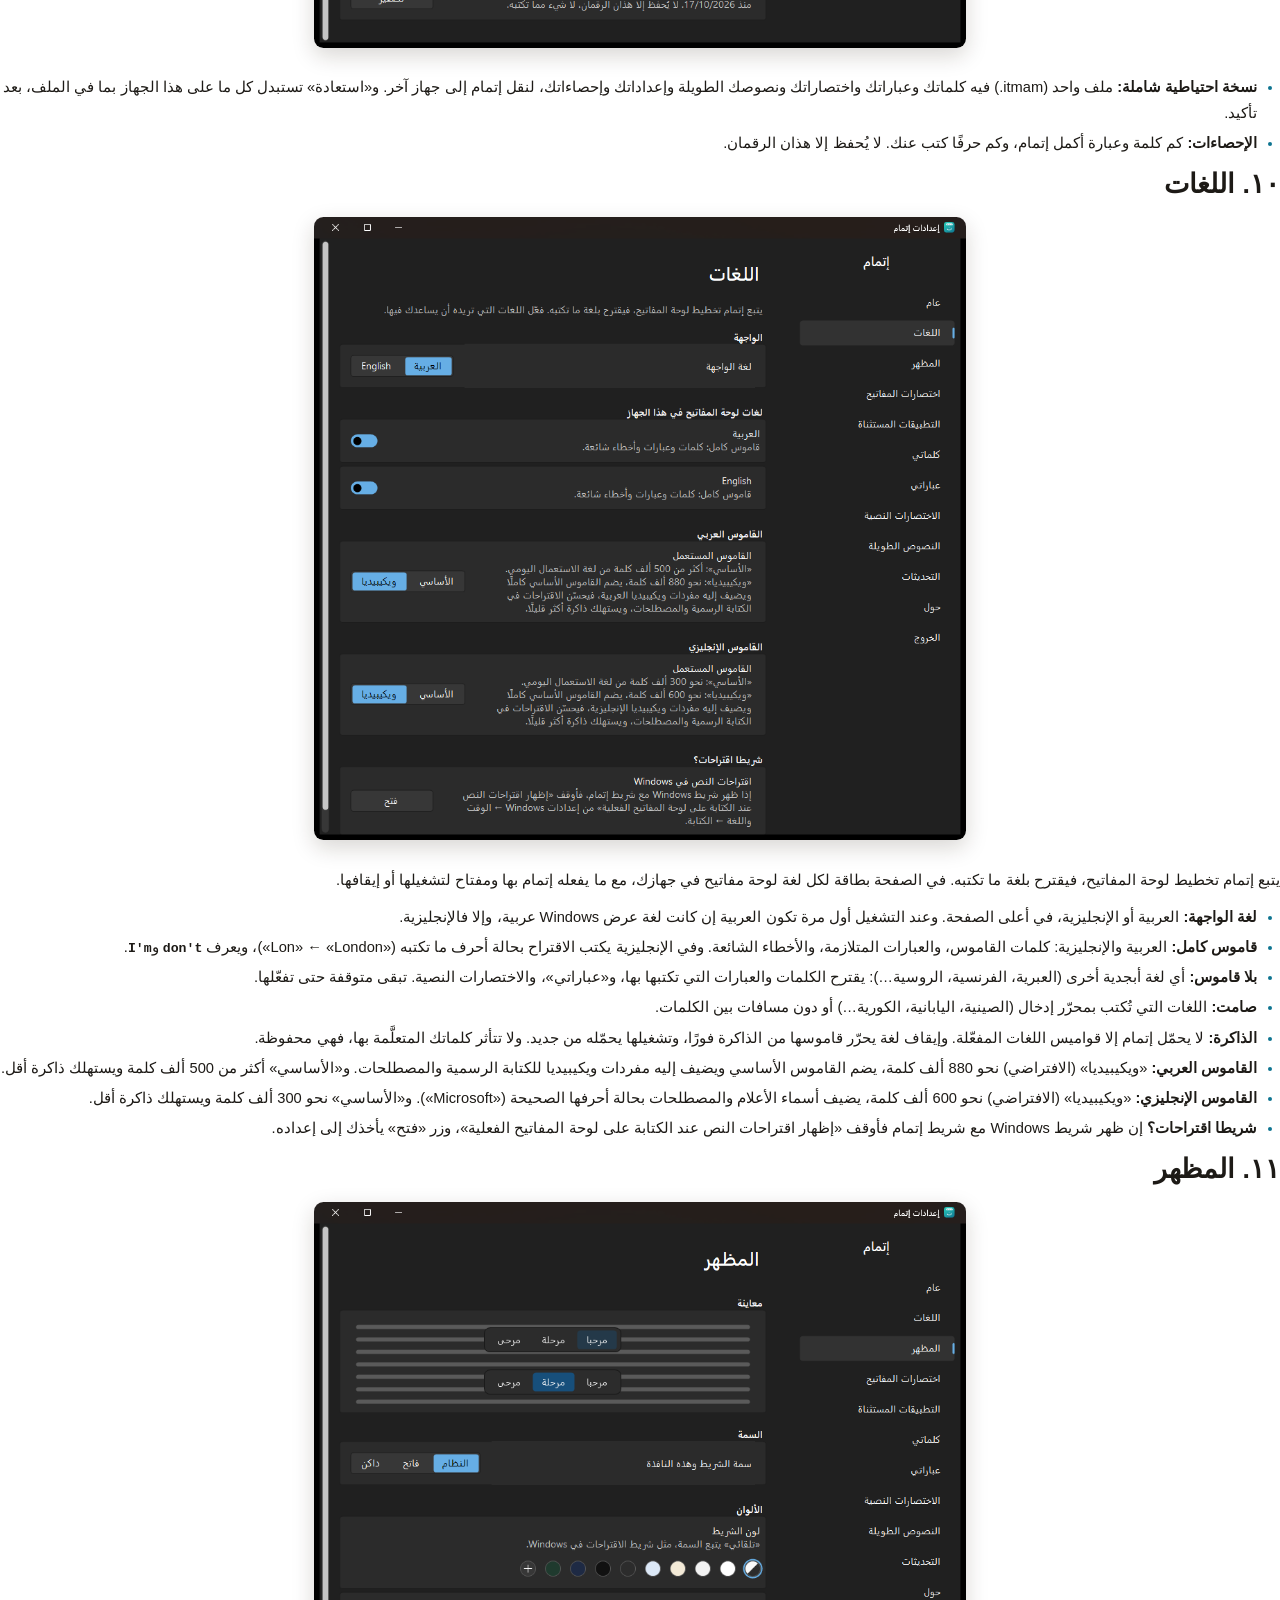
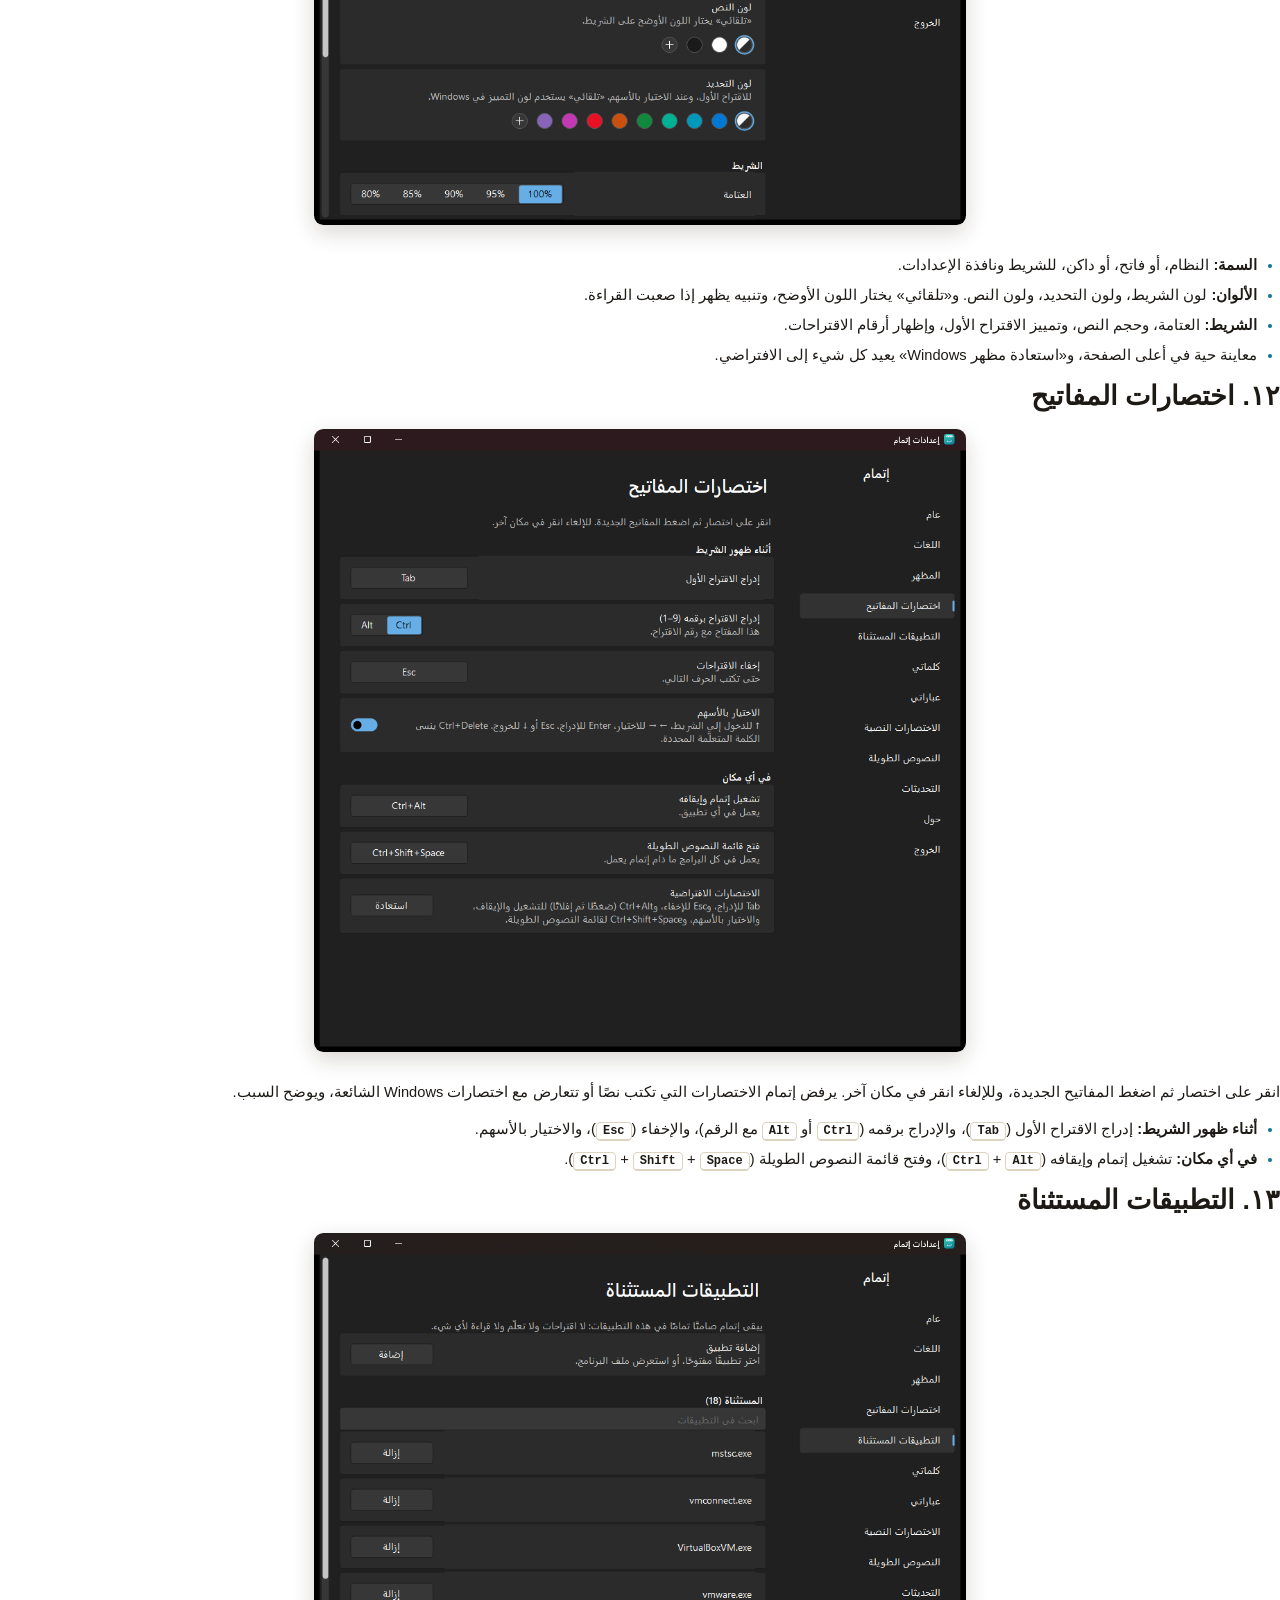
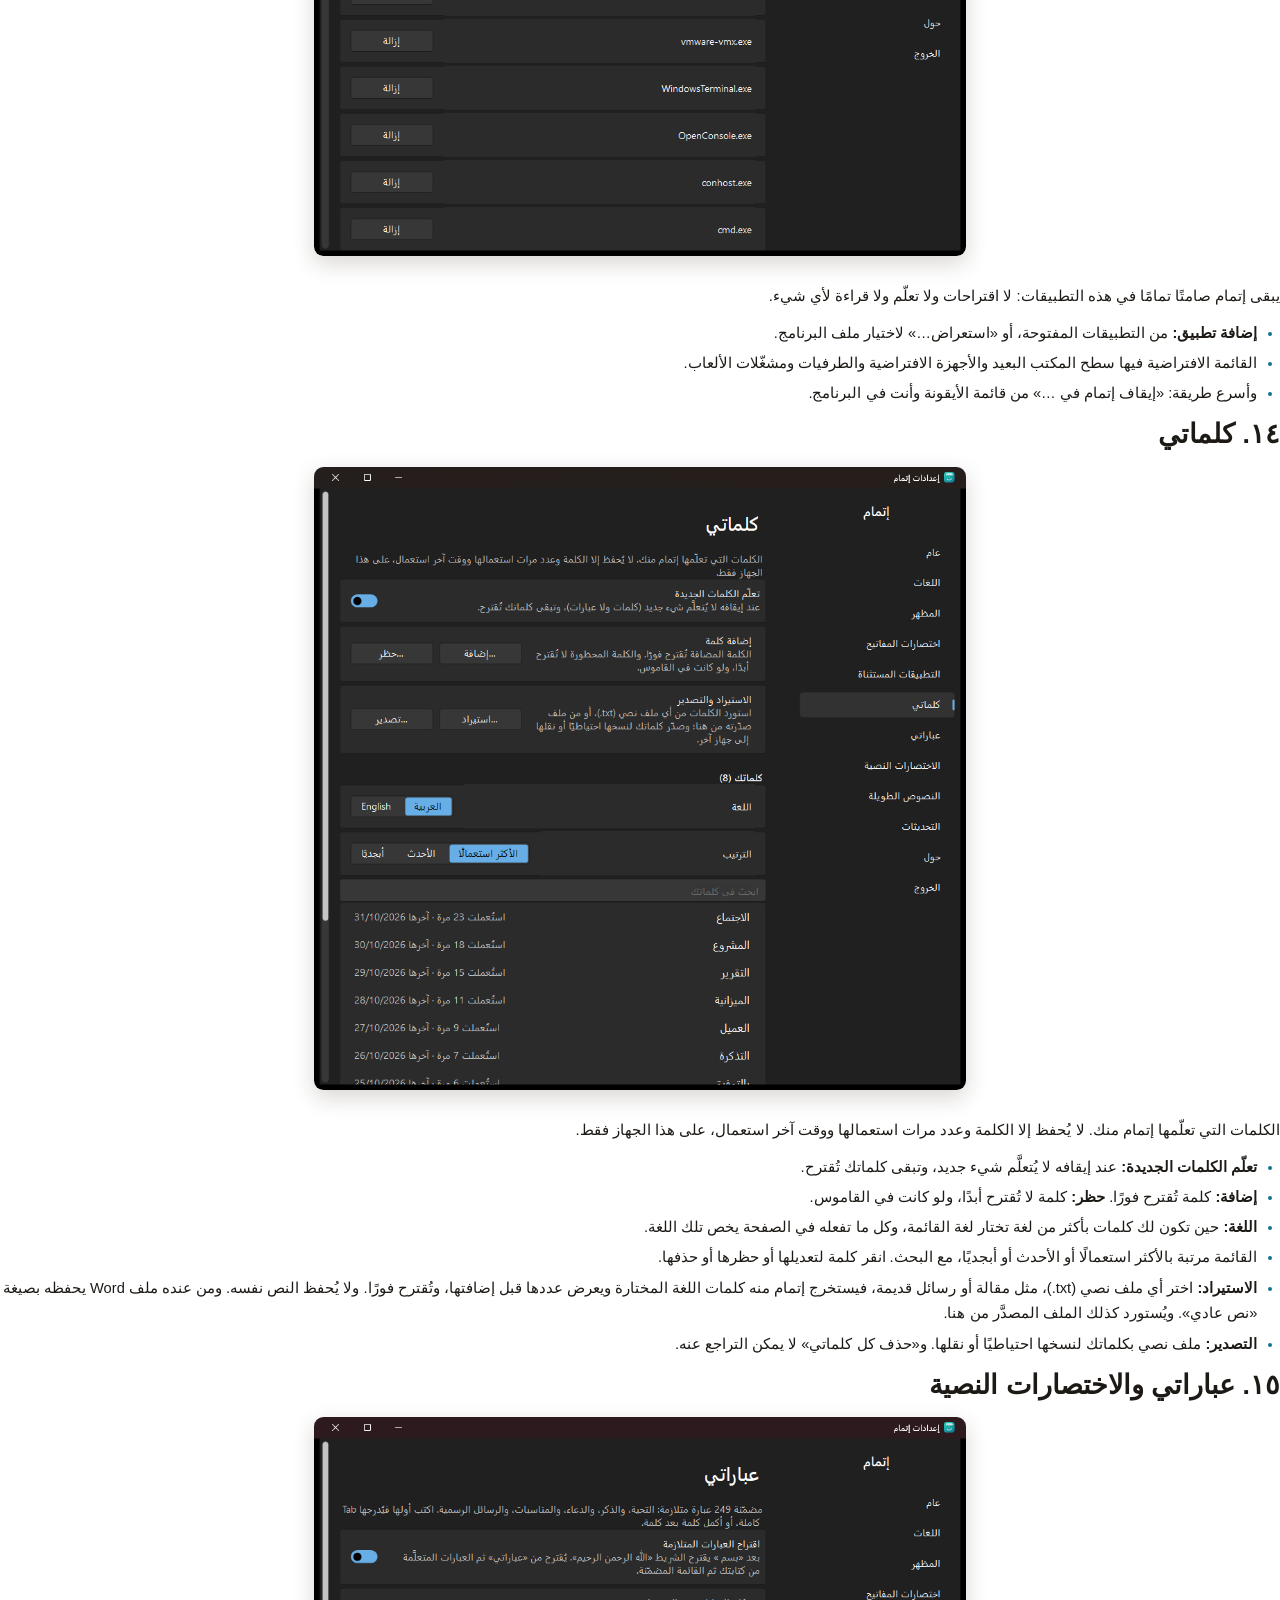
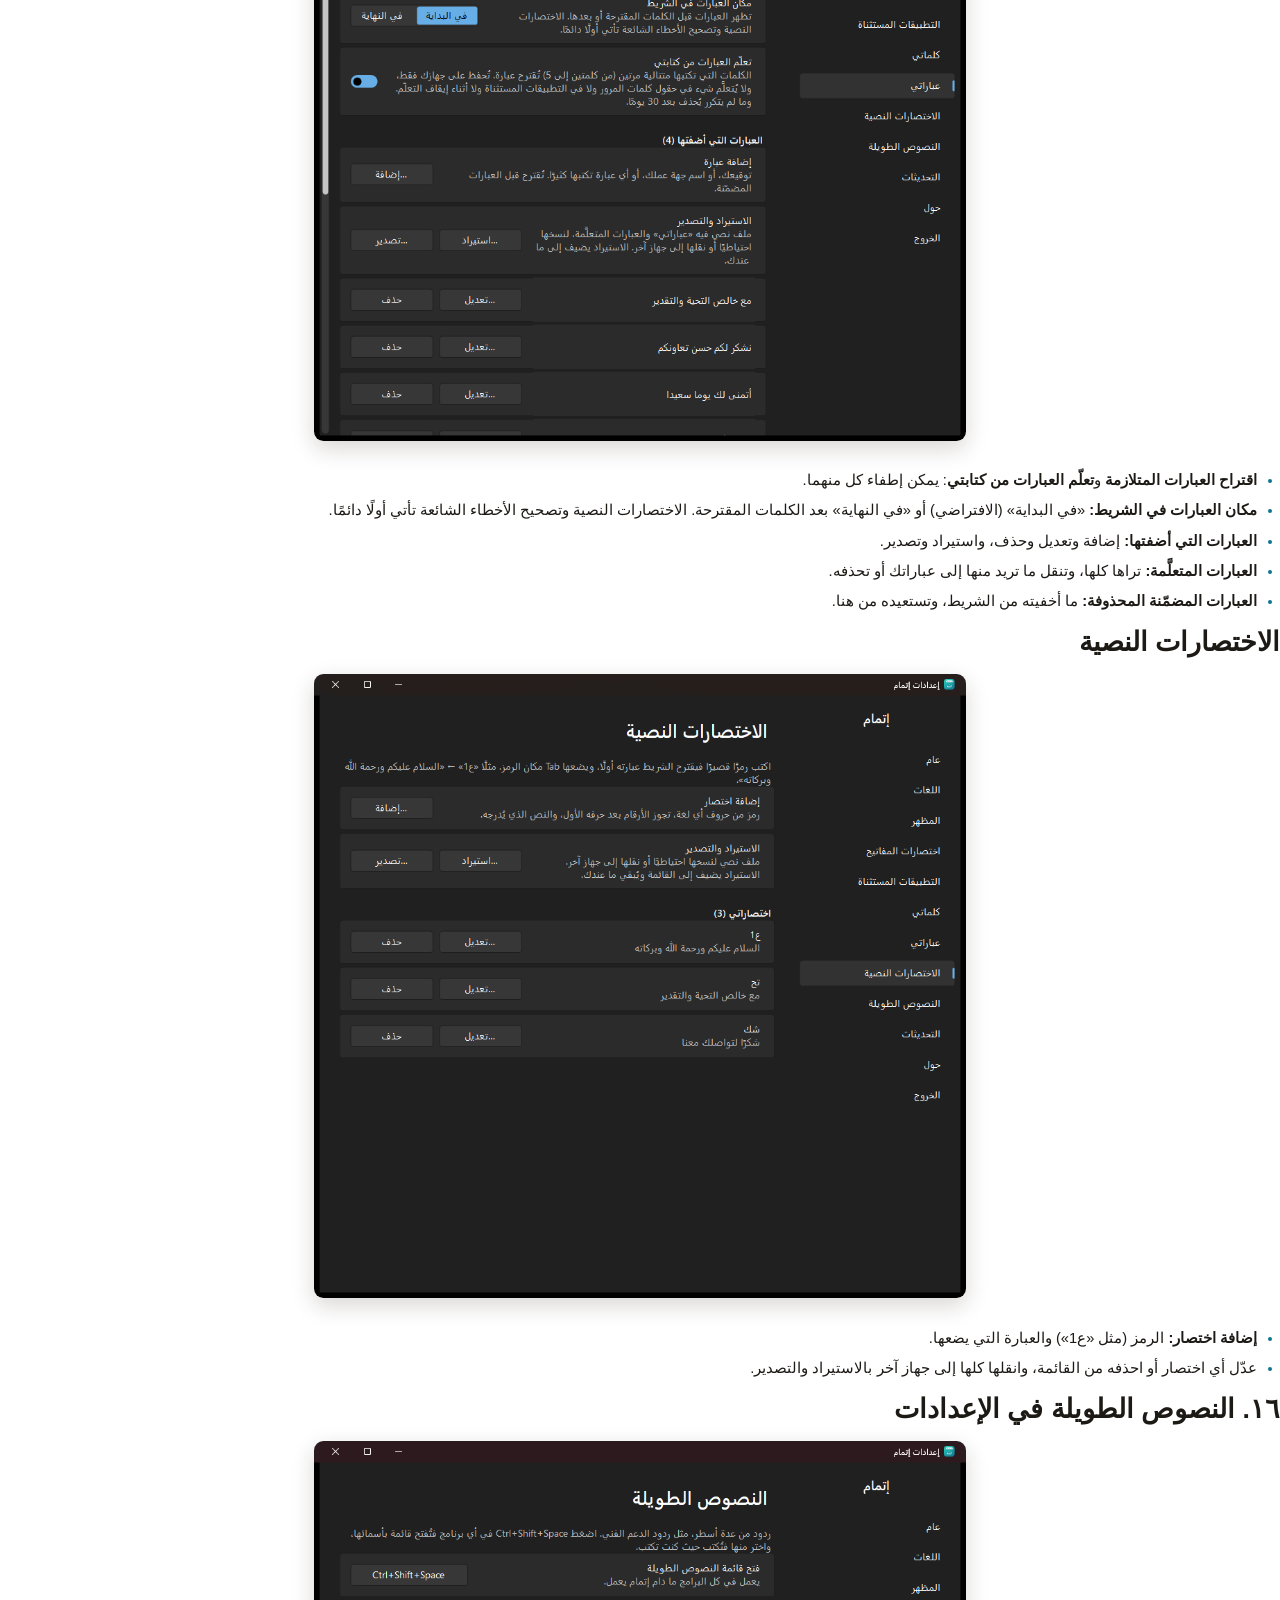
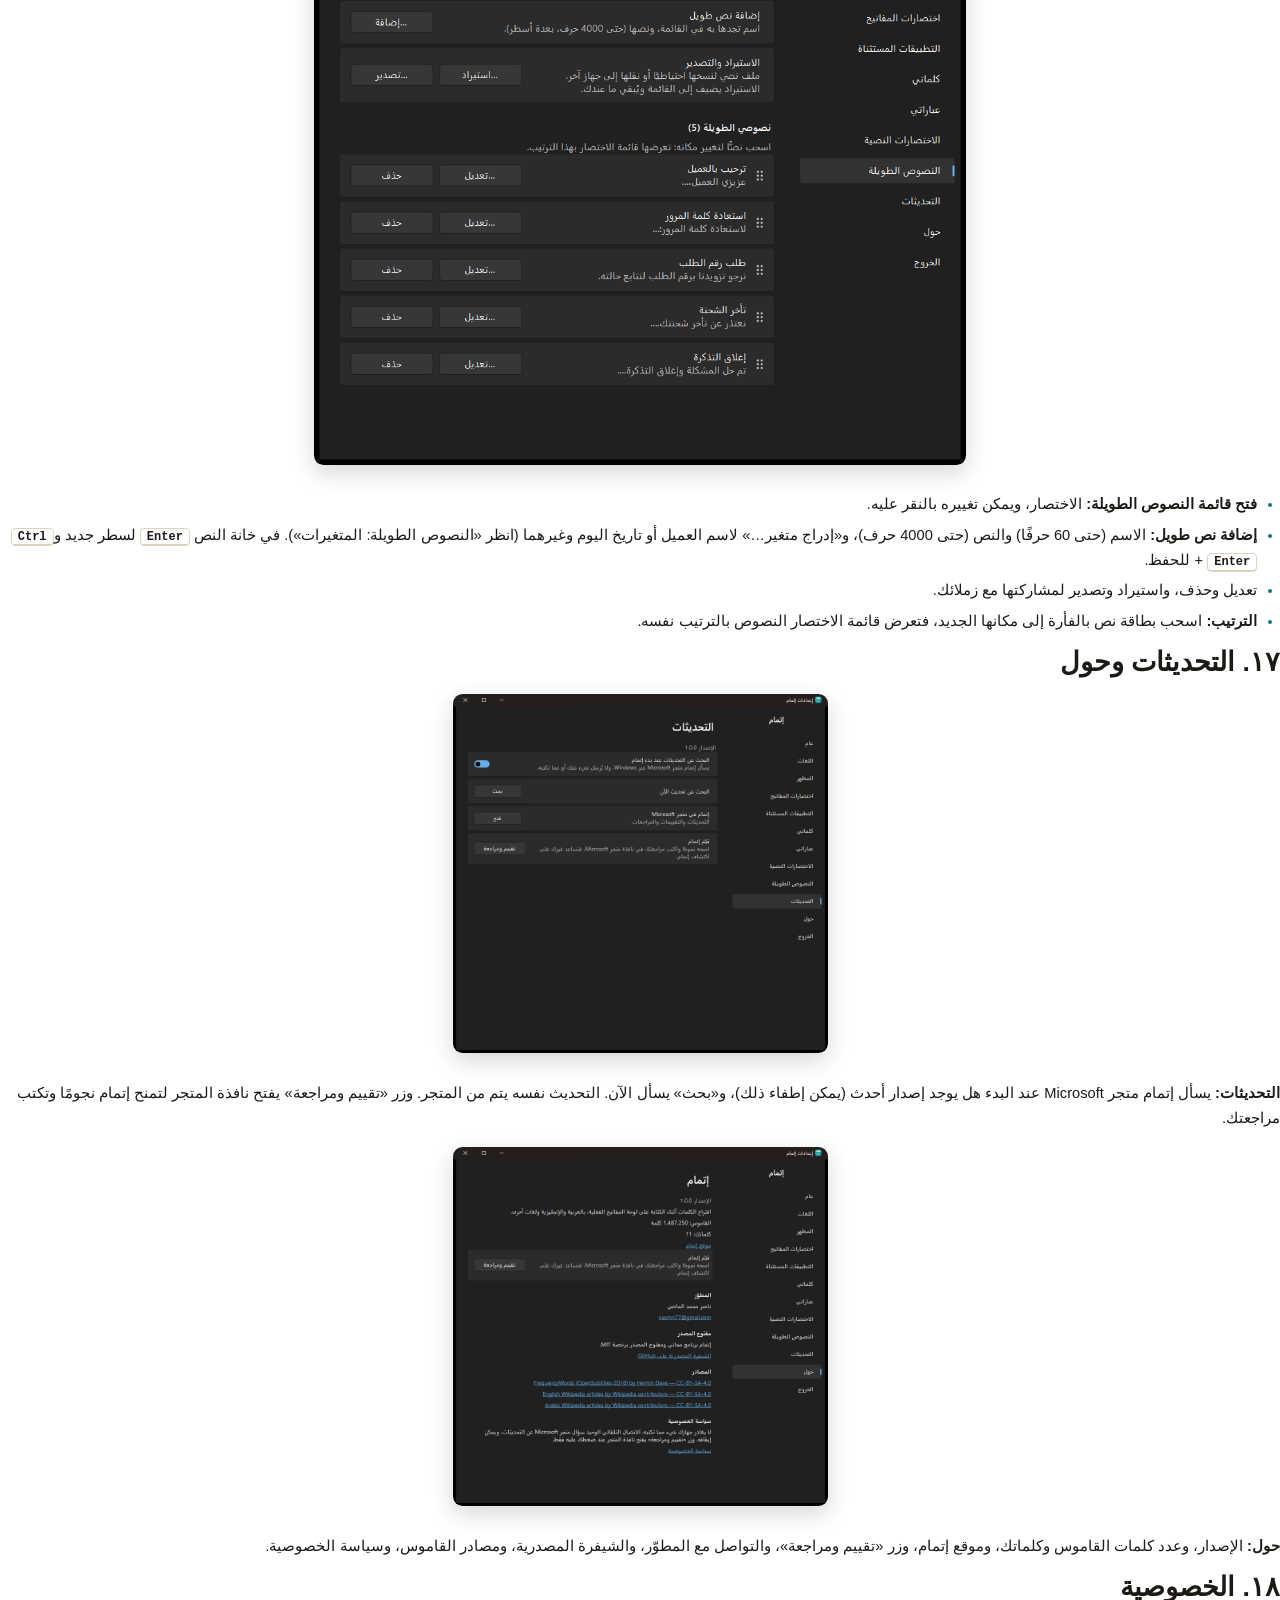
<file: docs/guide/guide.ar.html>
<!doctype html>
<html lang="ar" dir="rtl">
<head>
<meta charset="utf-8">
<title>دليل استخدام إتمام</title>
<link rel="stylesheet" href="guide.css">
</head>
<body>

<div class="cover">
  <img src="../../site/assets/icon.svg" alt="">
  <h1>دليل استخدام إتمام</h1>
  <p class="tag">اقتراح الكلمات أثناء الكتابة بلوحة المفاتيح، بالعربية والإنجليزية ولغات أخرى، في أي برنامج على Windows.</p>
  <p class="meta">الإصدار 2.3 · https://nasmn77.github.io/Itmam/<br>الصور في هذا الدليل من التطبيق نفسه، ببيانات تجريبية.</p>
</div>

<section class="toc">
  <h2>المحتويات</h2>
  <ol>
    <li>ما هو إتمام</li>
    <li>قبل أن تبدأ</li>
    <li>الكتابة مع الاقتراحات</li>
    <li>قرارك من الشريط: الزر الأيمن</li>
    <li>العبارات</li>
    <li>الاختصارات النصية</li>
    <li>النصوص الطويلة</li>
    <li>قائمة الأيقونة</li>
    <li>الإعدادات: عام</li>
    <li>اللغات</li>
    <li>المظهر</li>
    <li>اختصارات المفاتيح</li>
    <li>التطبيقات المستثناة</li>
    <li>كلماتي</li>
    <li>عباراتي والاختصارات النصية</li>
    <li>النصوص الطويلة في الإعدادات</li>
    <li>التحديثات وحول</li>
    <li>الخصوصية</li>
    <li>حل المشكلات</li>
    <li>ملخص الاختصارات</li>
  </ol>
</section>

<section>
  <h2>١. ما هو إتمام</h2>
  <p class="lede">إتمام يقترح عليك الكلمات وأنت تكتب بلوحة المفاتيح، بالعربية والإنجليزية ولغات أخرى، كما يفعل الهاتف: شريط صغير يظهر فوق المؤشر فيه أقرب الكلمات لما بدأت كتابته، فتختار منها بضغطة واحدة.</p>
  <ul>
    <li><b>في كل برنامج:</b> المفكرة وWord والمتصفحات والبريد ومعظم البرامج، دون أي إعداد.</li>
    <li><b>قاموس كبير:</b> نحو 880 ألف كلمة من لغة الاستعمال اليومي وويكيبيديا العربية، وقاموس إنجليزي بنحو 600 ألف كلمة.</li>
    <li><b>بعدة لغات:</b> يتبع تخطيط لوحة المفاتيح، فيقترح بلغة ما تكتبه، ويتعلّم كلمات أي لغة أبجدية أخرى تفعّلها (الفصل ١٠).</li>
    <li><b>يتعلّم منك:</b> الكلمات التي تستعملها تصبح من اقتراحاته، والأكثر استعمالًا يأتي أولًا.</li>
    <li><b>يوفّر الكتابة المتكررة:</b> يكمل العبارات المعروفة، ويحوّل اختصاراتك إلى نصوص كاملة، ويدرج ردودًا طويلة من عدة أسطر.</li>
    <li><b>خصوصيتك محفوظة:</b> لا يرسل أي بيانات، ولا يحفظ نصوصك.</li>
  </ul>

  <section class="flow">
    <h2>٢. قبل أن تبدأ</h2>
    <h3>تخطيط لوحة المفاتيح</h3>
    <p>يقترح إتمام بلغة التخطيط الذي تكتب به: العربية والإنجليزية مفعّلتان من البداية، وأي لغة أخرى تفعّلها من الإعدادات ← «اللغات». لإضافة تخطيط: الإعدادات في Windows ← الوقت واللغة ← اللغة والمنطقة ← إضافة لغة. وتبدّل بين اللغات بـ <kbd>Alt</kbd> + <kbd>Shift</kbd> أو <kbd>Win</kbd> + <kbd>مسافة</kbd>.</p>
    <h3>أين إتمام؟</h3>
    <p>إتمام لا يفتح نافذة، بل يعمل في منطقة الإشعارات بجانب الساعة، وأيقونته شريط فيه حرف «ت». عند تشغيله يظهر إشعار «إتمام يعمل». وإن لم تجد الأيقونة فانقر السهم ^ بجانب الساعة.</p>
    <p>انقر الأيقونة بالزر الأيسر أو الأيمن لتظهر قائمته (الفصل ٨).</p>
    <h3>التشغيل مع Windows</h3>
    <p>يمكن أن يبدأ إتمام مع Windows تلقائيًا، من الإعدادات ← «عام» ← «التشغيل مع Windows».</p>
  </section>
</section>

<section>
  <h2>٣. الكتابة مع الاقتراحات</h2>
  <p class="lede">اكتب أول حرفين من الكلمة، فيظهر الشريط فوق المؤشر.</p>
  <div class="typing">
    <img src="img/bar-dark.png" alt="شريط الاقتراحات: مرحبا، مرحلة، مرحى">
    <span class="text">أهلًا و مرح</span><span class="caret"></span>
  </div>
  <h3>اختيار الاقتراح</h3>
  <ul>
    <li><kbd>Tab</kbd> يُدرج الاقتراح الأول، وهو المميَّز بلون التحديد.</li>
    <li><kbd>Ctrl</kbd> + <kbd>2</kbd> أو <kbd>3</kbd>… يُدرج الاقتراح برقمه. ويمكن إظهار الأرقام على الشريط من «المظهر».</li>
    <li>بالأسهم: <kbd>↑</kbd> للدخول إلى الشريط، ثم <kbd>←</kbd> <kbd>→</kbd> للاختيار، و<kbd>Enter</kbd> للإدراج، و<kbd>Esc</kbd> أو <kbd>↓</kbd> للخروج.</li>
    <li>أو انقر الاقتراح بالفأرة.</li>
    <li><kbd>Esc</kbd> يخفي الشريط حتى تكتب الحرف التالي.</li>
  </ul>
  <p>بعد الإدراج يضيف إتمام مسافة (يمكن إطفاؤها من «عام»)، ولا يضيفها إذا كان بعد المؤشر مسافة أو علامة ترقيم.</p>
  <p><b>تصحيح الأخطاء:</b> إذا لم يجد إتمام ما يطابق ما كتبته، يقترح الكلمة الصحيحة بعد إصلاح خطأ واحد: زر مجاور («مزظ» ← «موظف»)، أو حرف متشابه النطق، أو حرفان مبدلان، أو حرف زائد أو ناقص، أو مسافة منسية. وهو اقتراح فقط: لا يتغير ما كتبته حتى تختاره.</p>
  <h3>أخطأت في الاختيار؟</h3>
  <p>اضغط <kbd>Backspace</kbd> مباشرة بعد الإدراج، فيعود ما كتبته كما كان.</p>
  <h3>يفهم طريقة كتابتك</h3>
  <ul>
    <li><b>بلا همزات:</b> «احمد» تجد «أحمد»، و«ان» تقترح «أن» و«إن» و«أنا».</li>
    <li><b>مع اللواصق:</b> «ال» وحروف العطف والجر: «والمد» تجد «والمدرسة».</li>
    <li><b>الأخطاء الشائعة:</b> «لاكن» يقترح «لكن» أولًا، و«انشاءالله» يقترح «إن شاء الله». لا يُستبدل شيء تلقائيًا، بل تختار أنت.</li>
    <li><b>من وسط الكلمة:</b> إذا رجعت إلى كلمة بالنقر أو <kbd>Backspace</kbd>، يكملها إتمام من حيث يقف المؤشر.</li>
  </ul>
  <div class="note"><p>لا تظهر الاقتراحات أثناء تحديد نص، ولا في حقول كلمات المرور، ولا في التطبيقات المستثناة، ولا في الألعاب بملء الشاشة.</p></div>
</section>

<section>
  <h2>٤. قرارك من الشريط: الزر الأيمن</h2>
  <p class="lede">انقر أي اقتراح بالزر الأيمن فتظهر أزرار فوقه:</p>
  <ul>
    <li><b>حذف:</b> للكلمة التي تعلّمها إتمام منك، فتُنسى (وتُتعلَّم من جديد إن استعملتها). وللعبارة: تُحذف من عباراتك أو تُخفى إن كانت مضمّنة.</li>
    <li><b>حظر:</b> للكلمة التي لا تريدها أبدًا، فلا تُقترح ولو كانت في القاموس. وتلغي الحظر من «كلماتي».</li>
    <li><b>إضافة إلى عباراتي:</b> للعبارة، لتبقى عندك دائمًا.</li>
  </ul>
  <p>ومن لوحة المفاتيح: أثناء الاختيار بالأسهم، <kbd>Ctrl</kbd> + <kbd>Delete</kbd> ينسى الكلمة المتعلَّمة المحددة.</p>

  <section class="flow">
    <h2>٥. العبارات</h2>
    <p>في إتمام نحو 250 عبارة متلازمة: التحية، والذكر، والدعاء، والمناسبات، والرسائل الرسمية. اكتب أولها فيقترح بقيتها:</p>
    <ul>
      <li>بعد «بسم » يقترح «الله الرحمن الرحيم»، و<kbd>Tab</kbd> يُدرجها كاملة. أو أكمل كلمة بعد كلمة.</li>
      <li><b>عباراتك أنت:</b> توقيعك أو اسم جهة عملك، تضيفها من «عباراتي» فتُقترح قبل غيرها.</li>
      <li><b>العبارات المتعلَّمة:</b> الكلمات التي تكتبها متتالية مرتين (من كلمتين إلى 5) يتعلّمها إتمام عبارةً. وما لم يتكرر يُحذف بعد 30 يومًا. ويمكن إطفاء ذلك.</li>
    </ul>
  </section>

  <section class="flow">
    <h2>٦. الاختصارات النصية</h2>
    <p>رمز قصير تكتبه فيقترح الشريط عبارته أولًا، و<kbd>Tab</kbd> يضعها مكان الرمز. مثلًا اكتب «ع1» فيقترح «السلام عليكم ورحمة الله وبركاته».</p>
    <p>الرمز يبدأ بحرف من أي لغة («ع1» أو «brb»)، ويمكن أن تتبعه أرقام. وتضيف اختصاراتك من الإعدادات ← «الاختصارات النصية». ولا يُستبدل الرمز تلقائيًا أبدًا: تبقى «ع1» كما هي إن لم تضغط <kbd>Tab</kbd>.</p>
  </section>
</section>

<section>
  <h2>٧. النصوص الطويلة</h2>
  <p class="lede">ردود من عدة أسطر تكتبها كثيرًا، مثل ردود الدعم الفني: الترحيب، وطلب رقم الطلب، وخطوات استعادة كلمة المرور، وإغلاق التذكرة.</p>
  <ol>
    <li>احفظ كل رد مرة واحدة من الإعدادات ← «النصوص الطويلة» ← «إضافة»: اسم تعرفه به، ونص حتى 4000 حرف بعدة أسطر.</li>
    <li>في أي برنامج، اضغط <kbd>Ctrl</kbd> + <kbd>Shift</kbd> + <kbd>Space</kbd> فتُفتح قائمة بأسماء ردودك. ولإضافة رد جديد دون فتح الإعدادات اضغط «إضافة نص…» في القائمة نفسها، فيظهر الرد الجديد مختارًا فيها.</li>
    <li>اكتب جزءًا من الاسم أو النص لتصفيتها، وتنقّل بالأسهم وأنت ترى نص الرد تحت القائمة.</li>
    <li>اضغط <kbd>Enter</kbd> أو «إدراج» فيُلصق الرد حيث كان المؤشر، بأسطره كما كتبتها. و<kbd>Esc</kbd> أو «إلغاء» يغلق القائمة.</li>
  </ol>
  <figure class="small tall"><img src="img/ar-picker.png" alt="قائمة النصوص الطويلة"><figcaption>قائمة النصوص الطويلة، مع البحث ونص الرد المختار.</figcaption></figure>
  <h3>تعديل الرد قبل إدراجه</h3>
  <p>نص الرد تحت القائمة قابل للتعديل: انقر فيه وعدّل ما تشاء، و<kbd>Enter</kbd> فيه يبدأ سطرًا جديدًا، و<kbd>Ctrl</kbd> + <kbd>Enter</kbd> يُدرج. عند الإدراج بعد تعديل يسألك إتمام: «نعم» يحفظ التعديل في النص المحفوظ ثم يُدرجه، و«لا» يُدرج المعدَّل هذه المرة فقط. وإن اخترت ردًا آخر أو أغلقت القائمة يُترك التعديل.</p>
  <div class="note"><p>يُدرج الرد عبر الحافظة، ثم يعيد إتمام إلى الحافظة ما كان فيها، ولا يظهر الرد في سجل الحافظة.</p></div>
  <h3>لفريق الدعم الفني</h3>
  <p>صدّر الردود المعتمدة إلى ملف نصي، واستوردها على أجهزة الزملاء، فيرسل الجميع الصيغة نفسها. الاستيراد يضيف إلى ما عند كل واحد ولا يحذف منه.</p>
</section>

<section>
  <h2>النصوص الطويلة: المتغيرات</h2>
  <p class="lede">اكتب الرد مرة واحدة، واترك فيه أماكن لما يتغير كل مرة: اسم العميل، ورقم الطلب، وتاريخ اليوم.</p>
  <ul>
    <li><b>متغير تسأل عنه</b> <code>{اسم العميل}</code>: بين قوسين، يسألك إتمام عن قيمته عند الإدراج. وإن تكرر في الرد تكتبه مرة واحدة.</li>
    <li><b>متغير تلقائي</b> <code>{{التاريخ}}</code>: بين قوسين مزدوجين، يكتبه إتمام بنفسه. وهي أربعة: التاريخ، والتاريخ الهجري (تقويم أم القرى)، واليوم، والوقت. تُكتب بالعربية إن كان الرد عربيًا، وبالإنجليزية إن كان إنجليزيًا.</li>
  </ul>
  <figure class="small"><img src="img/ar-longphrase-editor.png" alt="تعديل نص طويل فيه متغيرات"><figcaption>زر «إدراج متغير…» يضع المتغير في موضع المؤشر.</figcaption></figure>
  <h3>إدراج متغير</h3>
  <p>في نافذة تعديل النص الطويل اضغط «إدراج متغير…»، ثم اختر النوع: «متغير تسأل عنه» واكتب اسمه، أو «متغير تلقائي» واختره من القائمة. يكتب إتمام الأقواس بنفسه، فلا تحتاج تبديل اللغة. ويمكنك كتابة متغير تسأل عنه بيدك أيضًا، أما التلقائي فيُختار من القائمة، وأي اسم آخر بين قوسين مزدوجين يُرفض عند الحفظ.</p>
  <figure class="small"><img src="img/ar-variable.png" alt="نافذة إدراج متغير"></figure>
  <h3>ملء المتغيرات</h3>
  <p>اختر الرد من قائمة النصوص الطويلة واضغط <kbd>Enter</kbd>، فتظهر خانة لكل متغير تسأل عنه، والرد تحتها يتحدث وأنت تكتب. تنقّل بين الخانات بـ <kbd>Tab</kbd>، و<kbd>Enter</kbd> في آخر خانة أو «إدراج» يُدرج الرد، و<kbd>Esc</kbd> أو «إلغاء» يرجعك إلى القائمة. وإن تركت خانة فارغة يسألك إتمام قبل الإدراج. والرد الذي ليس فيه متغيرات يُدرج فورًا كما كان.</p>
  <p>ويمكنك تعديل الرد نفسه بعد الملء لهذه المرة: عندها تُقفل الخانات حتى لا تمسح تعديلك، ويُدرج الرد كما عدّلته.</p>
  <figure class="small"><img src="img/ar-fill.png" alt="ملء متغيرات الرد"></figure>
  <div class="note"><p>القيم التي تكتبها في الخانات لا تُحفظ، وتُنسى بعد الإدراج.</p></div>
</section>

<section>
  <h2>٨. قائمة الأيقونة</h2>
  <p class="lede">انقر أيقونة إتمام بجانب الساعة بالزر الأيسر أو الأيمن:</p>
  <div class="menu">
    <div>إيقاف إتمام</div>
    <div>إيقاف مؤقت لساعة</div>
    <div>إيقاف إتمام في Notepad.exe</div>
    <div class="sep"></div>
    <div class="bold">الإعدادات</div>
    <div>دليل الاستخدام</div>
    <div>Switch to English</div>
    <div>حول</div>
    <div class="sep"></div>
    <div>خروج</div>
  </div>
  <ul>
    <li><b>إيقاف إتمام / تشغيل إتمام:</b> يوقف الاقتراحات ويعيدها، ويتذكر اختيارك بعد إعادة التشغيل. والاختصار نفسه: اضغط <kbd>Ctrl</kbd> + <kbd>Alt</kbd> ثم أفلتهما.</li>
    <li><b>إيقاف مؤقت لساعة:</b> يعود إتمام وحده بعد ساعة، أو اختر «استئناف الآن».</li>
    <li><b>إيقاف إتمام في …:</b> باسم آخر برنامج كتبت فيه، فيُضاف إلى التطبيقات المستثناة بعد تأكيد.</li>
    <li><b>الإعدادات</b> و<b>دليل الاستخدام</b> و<b>حول</b>.</li>
    <li><b>Switch to English:</b> يبدّل لغة الواجهة فورًا إلى الإنجليزية، ويظهر مكانه حينها «تبديل إلى اللغة العربية».</li>
    <li><b>خروج:</b> يُغلق إتمام تمامًا حتى تشغّله من قائمة «ابدأ» أو تسجّل الدخول مرة أخرى.</li>
  </ul>
  <p>تظهر إشعارات صغيرة عند الإيقاف والتشغيل (يمكن إطفاؤها)، وإشعار حين يتوفر تحديث في المتجر.</p>
</section>

<section>
  <h2>٩. الإعدادات: عام</h2>
  <p class="lede">افتح الإعدادات من قائمة الأيقونة. على اليمين صفحات الإعدادات، وكل تغيير يُطبَّق فورًا.</p>
  <figure><img src="img/ar-general.png" alt="صفحة عام: أعلاها"></figure>
  <ul>
    <li><b>دليل الاستخدام:</b> يفتح هذا الدليل.</li>
    <li><b>التشغيل مع Windows</b>، و<b>إشعار عند إيقاف إتمام واستئنافه</b>.</li>
    <li><b>الاقتراحات:</b> إظهار الشريط أو إيقافه، وعددها فيه (1 إلى 5)، وعدد الحروف قبل ظهورها، وإضافة مسافة بعد القبول. عند إيقاف الشريط لا يظهر إلا لاختصاراتك النصية، ولا يتعلم إتمام كلمات جديدة، وتبقى النصوص الطويلة تعمل باختصارها.</li>
    <li><b>التعلم:</b> تعلّم الكلمات الجديدة أو إيقافه، وعدد مرات الاستعمال قبل اقتراح كلمة جديدة.</li>
  </ul>
</section>

<section>
  <h2>عام: النسخ والإحصاءات</h2>
  <figure><img src="img/ar-general-end.png" alt="صفحة عام: أسفلها"></figure>
  <ul>
    <li><b>نسخة احتياطية شاملة:</b> ملف واحد (‎.itmam) فيه كلماتك وعباراتك واختصاراتك ونصوصك الطويلة وإعداداتك وإحصاءاتك، لنقل إتمام إلى جهاز آخر. و«استعادة» تستبدل كل ما على هذا الجهاز بما في الملف، بعد تأكيد.</li>
    <li><b>الإحصاءات:</b> كم كلمة وعبارة أكمل إتمام، وكم حرفًا كتب عنك. لا يُحفظ إلا هذان الرقمان.</li>
  </ul>
</section>

<section>
  <h2>١٠. اللغات</h2>
  <figure><img src="img/ar-languages.png" alt="صفحة اللغات"></figure>
  <p>يتبع إتمام تخطيط لوحة المفاتيح، فيقترح بلغة ما تكتبه. في الصفحة بطاقة لكل لغة لوحة مفاتيح في جهازك، مع ما يفعله إتمام بها ومفتاح لتشغيلها أو إيقافها.</p>
  <ul>
    <li><b>لغة الواجهة:</b> العربية أو الإنجليزية، في أعلى الصفحة. وعند التشغيل أول مرة تكون العربية إن كانت لغة عرض Windows عربية، وإلا فالإنجليزية.</li>
    <li><b>قاموس كامل:</b> العربية والإنجليزية: كلمات القاموس، والعبارات المتلازمة، والأخطاء الشائعة. وفي الإنجليزية يكتب الاقتراح بحالة أحرف ما تكتبه («Lon» ← «London»)، ويعرف <code>don't</code> و<code>I'm</code>.</li>
    <li><b>بلا قاموس:</b> أي لغة أبجدية أخرى (العبرية، الفرنسية، الروسية…): يقترح الكلمات والعبارات التي تكتبها بها، و«عباراتي»، والاختصارات النصية. تبقى متوقفة حتى تفعّلها.</li>
    <li><b>صامت:</b> اللغات التي تُكتب بمحرّر إدخال (الصينية، اليابانية، الكورية…) أو دون مسافات بين الكلمات.</li>
    <li><b>الذاكرة:</b> لا يحمّل إتمام إلا قواميس اللغات المفعّلة. وإيقاف لغة يحرّر قاموسها من الذاكرة فورًا، وتشغيلها يحمّله من جديد. ولا تتأثر كلماتك المتعلَّمة بها، فهي محفوظة.</li>
    <li><b>القاموس العربي:</b> «ويكيبيديا» (الافتراضي) نحو 880 ألف كلمة، يضم القاموس الأساسي ويضيف إليه مفردات ويكيبيديا للكتابة الرسمية والمصطلحات. و«الأساسي» أكثر من 500 ألف كلمة ويستهلك ذاكرة أقل.</li>
    <li><b>القاموس الإنجليزي:</b> «ويكيبيديا» (الافتراضي) نحو 600 ألف كلمة، يضيف أسماء الأعلام والمصطلحات بحالة أحرفها الصحيحة («Microsoft»). و«الأساسي» نحو 300 ألف كلمة ويستهلك ذاكرة أقل.</li>
    <li><b>شريطا اقتراحات؟</b> إن ظهر شريط Windows مع شريط إتمام فأوقف «إظهار اقتراحات النص عند الكتابة على لوحة المفاتيح الفعلية»، وزر «فتح» يأخذك إلى إعداده.</li>
  </ul>
</section>

<section>
  <h2>١١. المظهر</h2>
  <figure><img src="img/ar-appearance.png" alt="صفحة المظهر"></figure>
  <ul>
    <li><b>السمة:</b> النظام، أو فاتح، أو داكن، للشريط ونافذة الإعدادات.</li>
    <li><b>الألوان:</b> لون الشريط، ولون التحديد، ولون النص. و«تلقائي» يختار اللون الأوضح، وتنبيه يظهر إذا صعبت القراءة.</li>
    <li><b>الشريط:</b> العتامة، وحجم النص، وتمييز الاقتراح الأول، وإظهار أرقام الاقتراحات.</li>
    <li>معاينة حية في أعلى الصفحة، و«استعادة مظهر Windows» يعيد كل شيء إلى الافتراضي.</li>
  </ul>
</section>

<section>
  <h2>١٢. اختصارات المفاتيح</h2>
  <figure><img src="img/ar-shortcuts.png" alt="صفحة اختصارات المفاتيح"></figure>
  <p>انقر على اختصار ثم اضغط المفاتيح الجديدة، وللإلغاء انقر في مكان آخر. يرفض إتمام الاختصارات التي تكتب نصًا أو تتعارض مع اختصارات Windows الشائعة، ويوضح السبب.</p>
  <ul>
    <li><b>أثناء ظهور الشريط:</b> إدراج الاقتراح الأول (<kbd>Tab</kbd>)، والإدراج برقمه (<kbd>Ctrl</kbd> أو <kbd>Alt</kbd> مع الرقم)، والإخفاء (<kbd>Esc</kbd>)، والاختيار بالأسهم.</li>
    <li><b>في أي مكان:</b> تشغيل إتمام وإيقافه (<kbd>Ctrl</kbd> + <kbd>Alt</kbd>)، وفتح قائمة النصوص الطويلة (<kbd>Ctrl</kbd> + <kbd>Shift</kbd> + <kbd>Space</kbd>).</li>
  </ul>
</section>

<section>
  <h2>١٣. التطبيقات المستثناة</h2>
  <figure><img src="img/ar-excluded.png" alt="صفحة التطبيقات المستثناة"></figure>
  <p>يبقى إتمام صامتًا تمامًا في هذه التطبيقات: لا اقتراحات ولا تعلّم ولا قراءة لأي شيء.</p>
  <ul>
    <li><b>إضافة تطبيق:</b> من التطبيقات المفتوحة، أو «استعراض…» لاختيار ملف البرنامج.</li>
    <li>القائمة الافتراضية فيها سطح المكتب البعيد والأجهزة الافتراضية والطرفيات ومشغّلات الألعاب.</li>
    <li>وأسرع طريقة: «إيقاف إتمام في …» من قائمة الأيقونة وأنت في البرنامج.</li>
  </ul>
</section>

<section>
  <h2>١٤. كلماتي</h2>
  <figure><img src="img/ar-words.png" alt="صفحة كلماتي"></figure>
  <p>الكلمات التي تعلّمها إتمام منك. لا يُحفظ إلا الكلمة وعدد مرات استعمالها ووقت آخر استعمال، على هذا الجهاز فقط.</p>
  <ul>
    <li><b>تعلّم الكلمات الجديدة:</b> عند إيقافه لا يُتعلَّم شيء جديد، وتبقى كلماتك تُقترح.</li>
    <li><b>إضافة:</b> كلمة تُقترح فورًا. <b>حظر:</b> كلمة لا تُقترح أبدًا، ولو كانت في القاموس.</li>
    <li><b>اللغة:</b> حين تكون لك كلمات بأكثر من لغة تختار لغة القائمة، وكل ما تفعله في الصفحة يخص تلك اللغة.</li>
    <li>القائمة مرتبة بالأكثر استعمالًا أو الأحدث أو أبجديًا، مع البحث. انقر كلمة لتعديلها أو حظرها أو حذفها.</li>
    <li><b>الاستيراد:</b> اختر أي ملف نصي (‎.txt)، مثل مقالة أو رسائل قديمة، فيستخرج إتمام منه كلمات اللغة المختارة ويعرض عددها قبل إضافتها، وتُقترح فورًا. ولا يُحفظ النص نفسه. ومن عنده ملف Word يحفظه بصيغة «نص عادي». ويُستورد كذلك الملف المصدَّر من هنا.</li>
    <li><b>التصدير:</b> ملف نصي بكلماتك لنسخها احتياطيًا أو نقلها. و«حذف كل كلماتي» لا يمكن التراجع عنه.</li>
  </ul>
</section>

<section>
  <h2>١٥. عباراتي والاختصارات النصية</h2>
  <figure><img src="img/ar-phrases.png" alt="صفحة عباراتي"></figure>
  <ul>
    <li><b>اقتراح العبارات المتلازمة</b> و<b>تعلّم العبارات من كتابتي</b>: يمكن إطفاء كل منهما.</li>
    <li><b>مكان العبارات في الشريط:</b> «في البداية» (الافتراضي) أو «في النهاية» بعد الكلمات المقترحة. الاختصارات النصية وتصحيح الأخطاء الشائعة تأتي أولًا دائمًا.</li>
    <li><b>العبارات التي أضفتها:</b> إضافة وتعديل وحذف، واستيراد وتصدير.</li>
    <li><b>العبارات المتعلَّمة:</b> تراها كلها، وتنقل ما تريد منها إلى عباراتك أو تحذفه.</li>
    <li><b>العبارات المضمّنة المحذوفة:</b> ما أخفيته من الشريط، وتستعيده من هنا.</li>
  </ul>
</section>

<section>
  <h2>الاختصارات النصية</h2>
  <figure><img src="img/ar-textshortcuts.png" alt="صفحة الاختصارات النصية"></figure>
  <ul>
    <li><b>إضافة اختصار:</b> الرمز (مثل «ع1») والعبارة التي يضعها.</li>
    <li>عدّل أي اختصار أو احذفه من القائمة، وانقلها كلها إلى جهاز آخر بالاستيراد والتصدير.</li>
  </ul>
</section>

<section>
  <h2>١٦. النصوص الطويلة في الإعدادات</h2>
  <figure><img src="img/ar-longphrases.png" alt="صفحة النصوص الطويلة"></figure>
  <ul>
    <li><b>فتح قائمة النصوص الطويلة:</b> الاختصار، ويمكن تغييره بالنقر عليه.</li>
    <li><b>إضافة نص طويل:</b> الاسم (حتى 60 حرفًا) والنص (حتى 4000 حرف)، و«إدراج متغير…» لاسم العميل أو تاريخ اليوم وغيرهما (انظر «النصوص الطويلة: المتغيرات»). في خانة النص <kbd>Enter</kbd> لسطر جديد و<kbd>Ctrl</kbd> + <kbd>Enter</kbd> للحفظ.</li>
    <li>تعديل وحذف، واستيراد وتصدير لمشاركتها مع زملائك.</li>
    <li><b>الترتيب:</b> اسحب بطاقة نص بالفأرة إلى مكانها الجديد، فتعرض قائمة الاختصار النصوص بالترتيب نفسه.</li>
  </ul>
</section>

<section>
  <h2>١٧. التحديثات وحول</h2>
  <figure class="small"><img src="img/ar-updates.png" alt="صفحة التحديثات"></figure>
  <p><b>التحديثات:</b> يسأل إتمام متجر Microsoft عند البدء هل يوجد إصدار أحدث (يمكن إطفاء ذلك)، و«بحث» يسأل الآن. التحديث نفسه يتم من المتجر. وزر «تقييم ومراجعة» يفتح نافذة المتجر لتمنح إتمام نجومًا وتكتب مراجعتك.</p>
  <figure class="small"><img src="img/ar-about.png" alt="صفحة حول"></figure>
  <p><b>حول:</b> الإصدار، وعدد كلمات القاموس وكلماتك، وموقع إتمام، وزر «تقييم ومراجعة»، والتواصل مع المطوّر، والشيفرة المصدرية، ومصادر القاموس، وسياسة الخصوصية.</p>
</section>

<section>
  <h2>١٨. الخصوصية</h2>
  <ul>
    <li><b>لا يرسل أي بيانات:</b> لا إحصاءات ولا تقارير أعطال. الاتصال التلقائي الوحيد سؤال متجر Microsoft عن التحديثات، ويمكن إيقافه. وزر «تقييم ومراجعة» يفتح نافذة المتجر عند ضغطك عليه فقط.</li>
    <li><b>لا يحفظ نصوصك:</b> يحفظ الكلمات والعبارات القصيرة التي تكررها مع عدد مرات استعمالها فقط، على جهازك.</li>
    <li><b>صامت حيث يجب:</b> لا يقرأ شيئًا من حقول كلمات المرور، ولا من التطبيقات المستثناة، ولا من البرامج التي تعمل بصلاحيات المسؤول.</li>
    <li><b>مفتوح المصدر:</b> يمكن لأي أحد أن يراجع الشيفرة على GitHub.</li>
  </ul>
  <p>سياسة الخصوصية كاملة: https://nasmn77.github.io/Itmam/privacy.html</p>

  <section class="flow">
    <h2>١٩. حل المشكلات</h2>
    <h3>لا يظهر الشريط</h3>
    <ul>
      <li>تأكد أن لغة تخطيط لوحة المفاتيح مفعّلة في الإعدادات ← «اللغات».</li>
      <li>تأكد أن إتمام يعمل: أيقونته بجانب الساعة، وفي قائمتها «إيقاف إتمام» لا «تشغيل إتمام».</li>
      <li>هل البرنامج في التطبيقات المستثناة؟ أو يعمل بصلاحيات المسؤول؟ أو بملء الشاشة؟</li>
      <li>الشريط يظهر بعد عدد الحروف المحدد في «عام» (حرفان افتراضيًا).</li>
    </ul>
    <h3>الشريط في مكان غير المؤشر</h3>
    <p>بعض البرامج لا تخبر Windows بمكان المؤشر، فيضع إتمام الشريط عند حقل الكتابة أو عند الفأرة. الكتابة والإدراج يعملان مع ذلك.</p>
    <h3>كلمة غريبة تُقترح دائمًا</h3>
    <p>انقرها بالزر الأيمن ثم «حذف» إن كانت متعلَّمة، أو «حظر» حتى لا تُقترح أبدًا.</p>
    <h3>نقل إتمام إلى جهاز جديد</h3>
    <p>«عام» ← «نسخ احتياطي…» على الجهاز القديم، ثم «استعادة…» على الجديد.</p>
    <h3>البلاغات</h3>
    <p>وجدت مشكلة؟ اكتب لنا على GitHub، وتجد فيه نموذج «بلاغ عن مشكلة» جاهزًا:</p>
    <p><a href="https://github.com/nasmn77/Itmam/issues">https://github.com/nasmn77/Itmam/issues</a></p>
    <p>ولما لا تريد نشره علنًا: nasmn77@gmail.com. ولا تلصق نصوصًا خاصة في البلاغ.</p>
  </section>
</section>

<section>
  <h2>٢٠. ملخص الاختصارات</h2>
  <table>
    <tr><th>المفاتيح</th><th>ما تفعله</th></tr>
    <tr><td><kbd>Tab</kbd></td><td>إدراج الاقتراح الأول</td></tr>
    <tr><td><kbd>Ctrl</kbd> + <kbd>1</kbd>…<kbd>9</kbd></td><td>إدراج الاقتراح برقمه</td></tr>
    <tr><td><kbd>↑</kbd> ثم <kbd>←</kbd> <kbd>→</kbd> ثم <kbd>Enter</kbd></td><td>الاختيار بالأسهم ثم الإدراج</td></tr>
    <tr><td><kbd>Esc</kbd></td><td>إخفاء الاقتراحات حتى الحرف التالي</td></tr>
    <tr><td><kbd>Backspace</kbd></td><td>مباشرة بعد الإدراج: التراجع عنه</td></tr>
    <tr><td><kbd>Ctrl</kbd> + <kbd>Delete</kbd></td><td>أثناء الاختيار بالأسهم: نسيان الكلمة المتعلَّمة المحددة</td></tr>
    <tr><td><kbd>Ctrl</kbd> + <kbd>Shift</kbd> + <kbd>Space</kbd></td><td>قائمة النصوص الطويلة في أي برنامج</td></tr>
    <tr><td><kbd>Ctrl</kbd> + <kbd>Alt</kbd></td><td>إيقاف إتمام وتشغيله من أي مكان (اضغط ثم أفلت)</td></tr>
  </table>
  <p>كل هذه الاختصارات قابلة للتغيير من الإعدادات ← «اختصارات المفاتيح».</p>
</section>

</body>
</html>
</file>
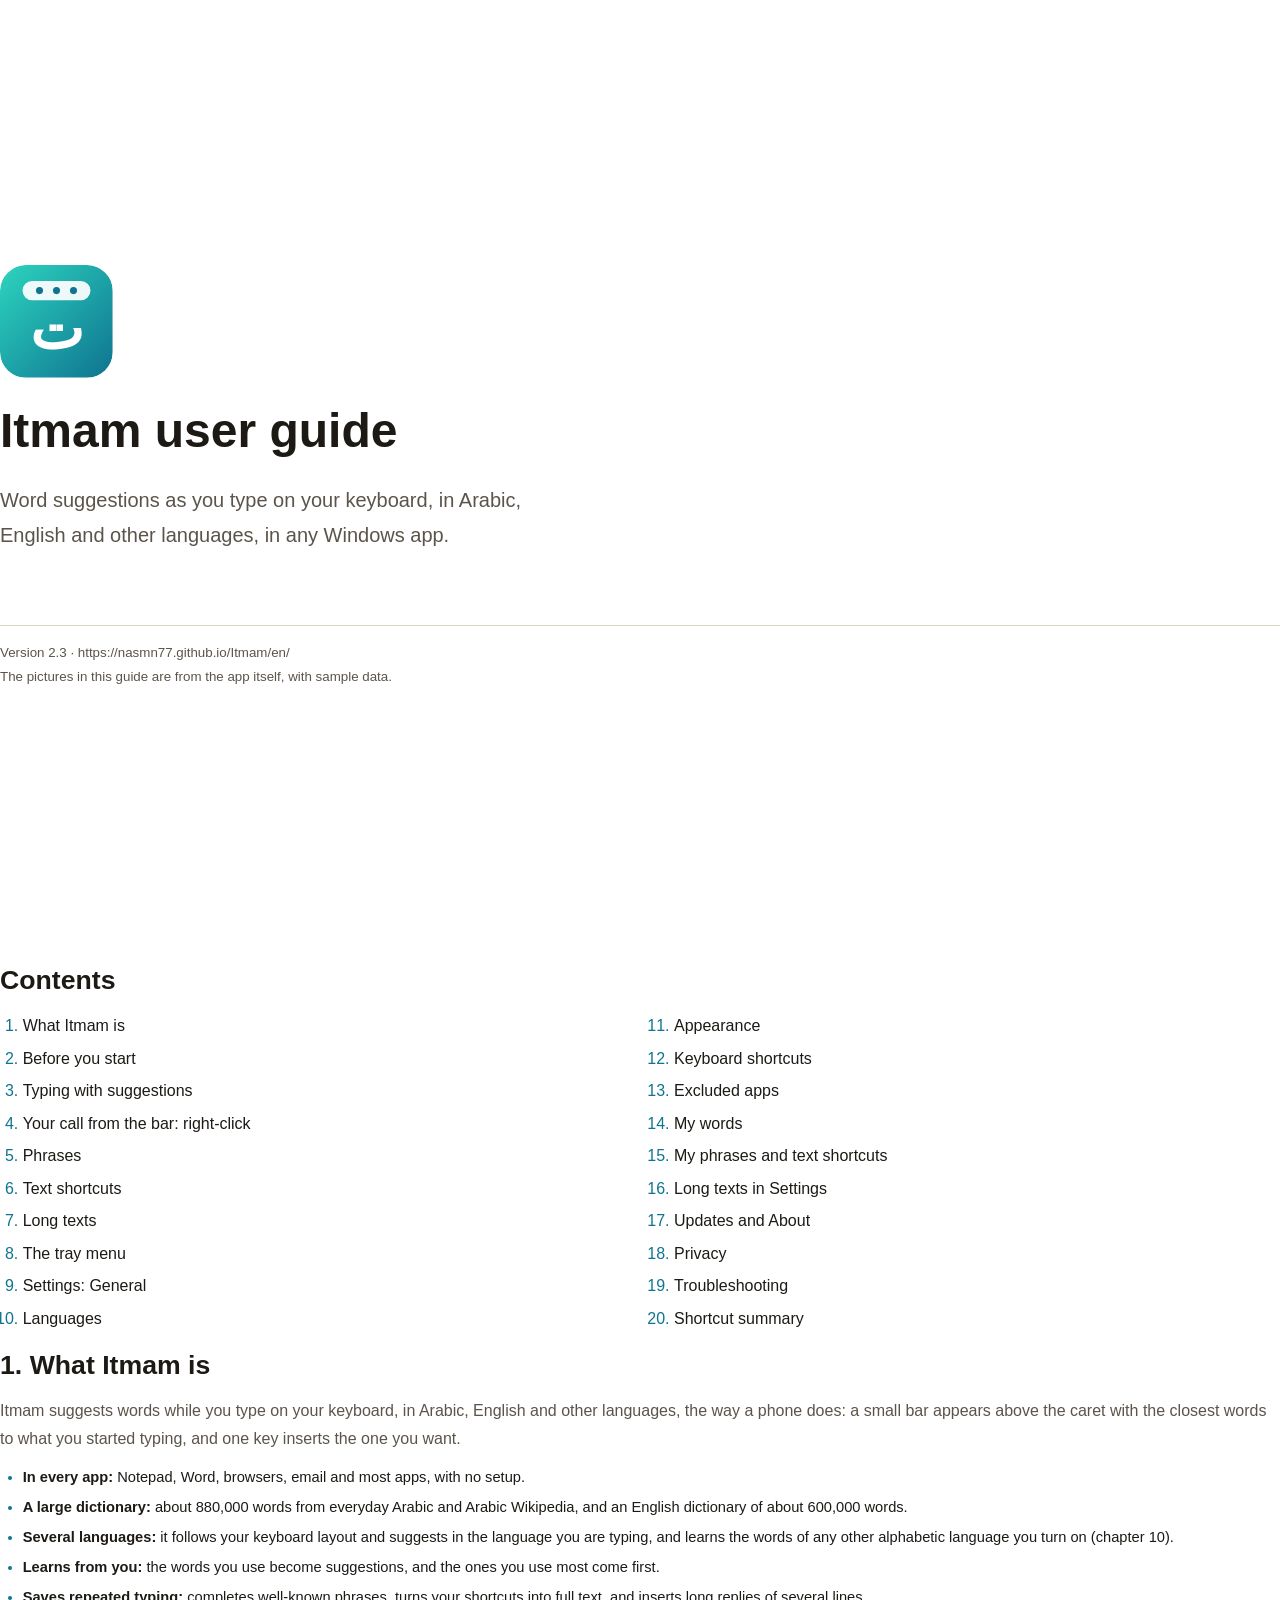
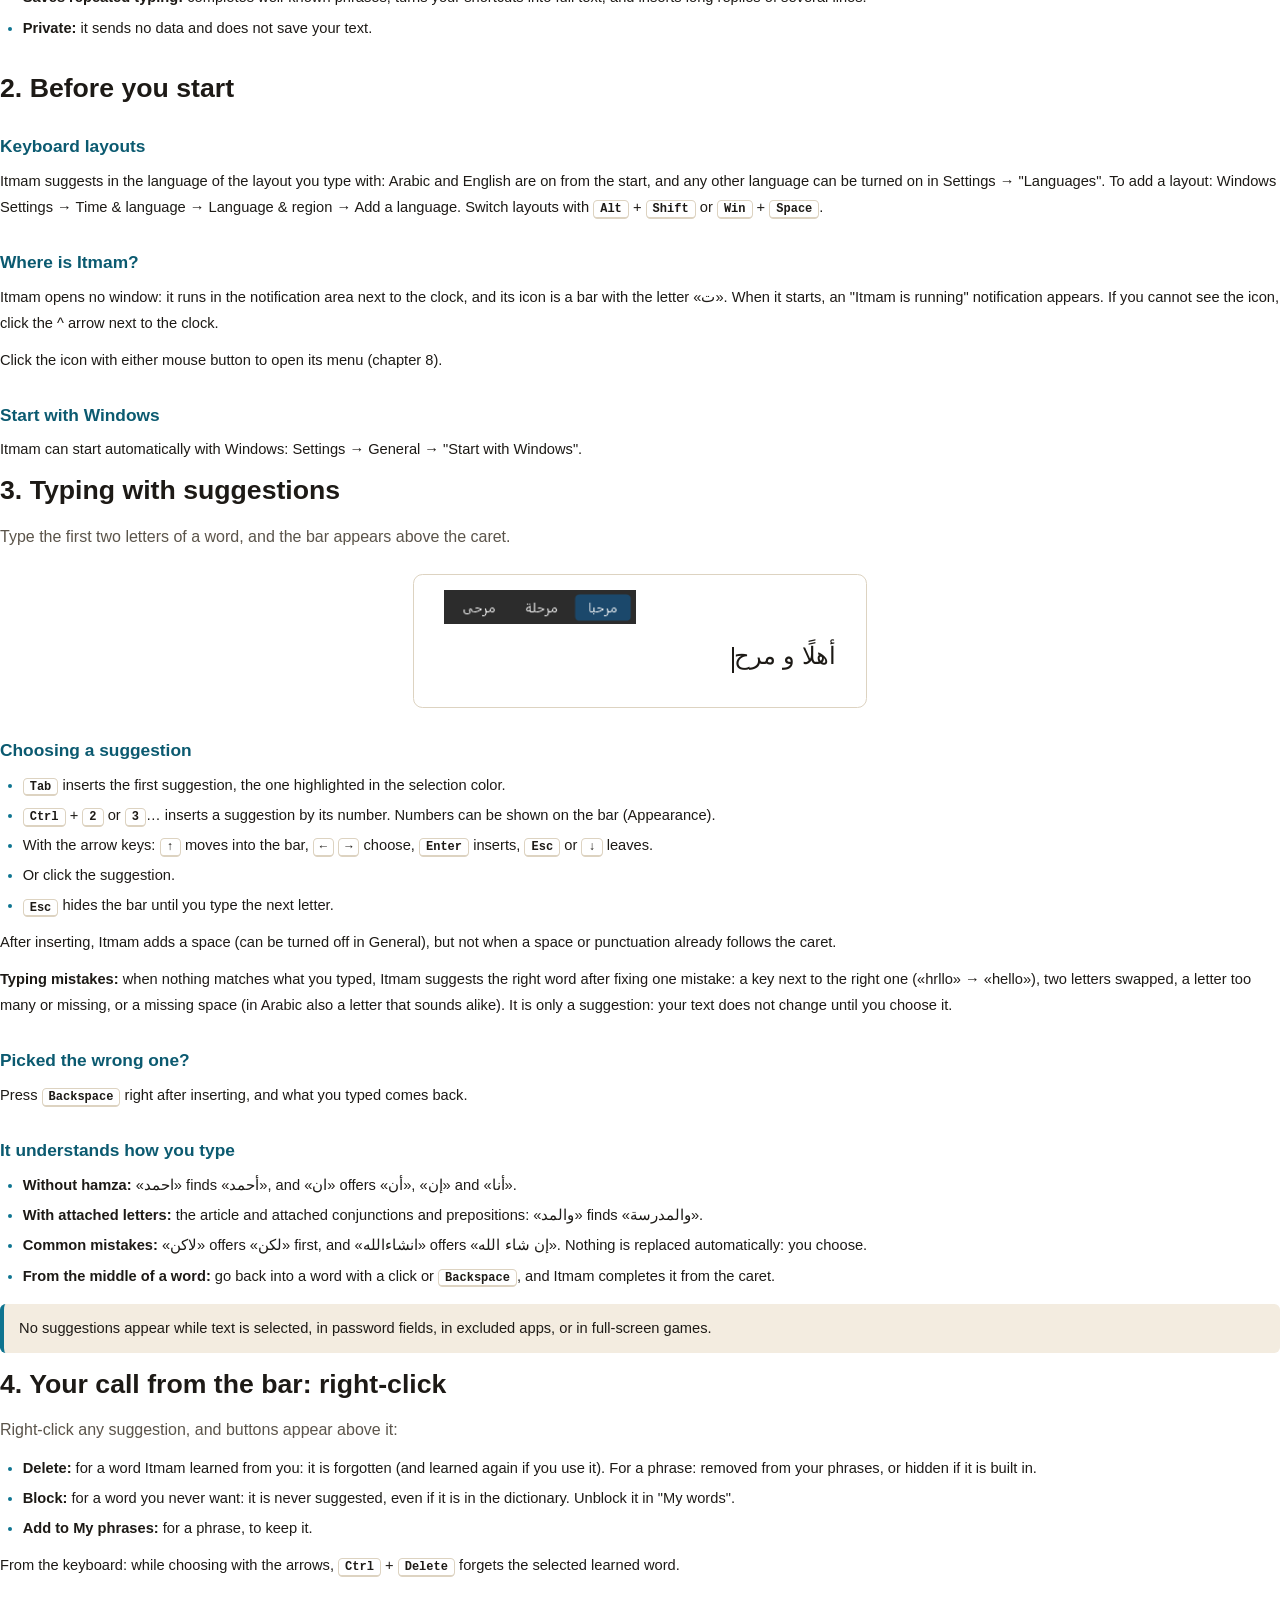
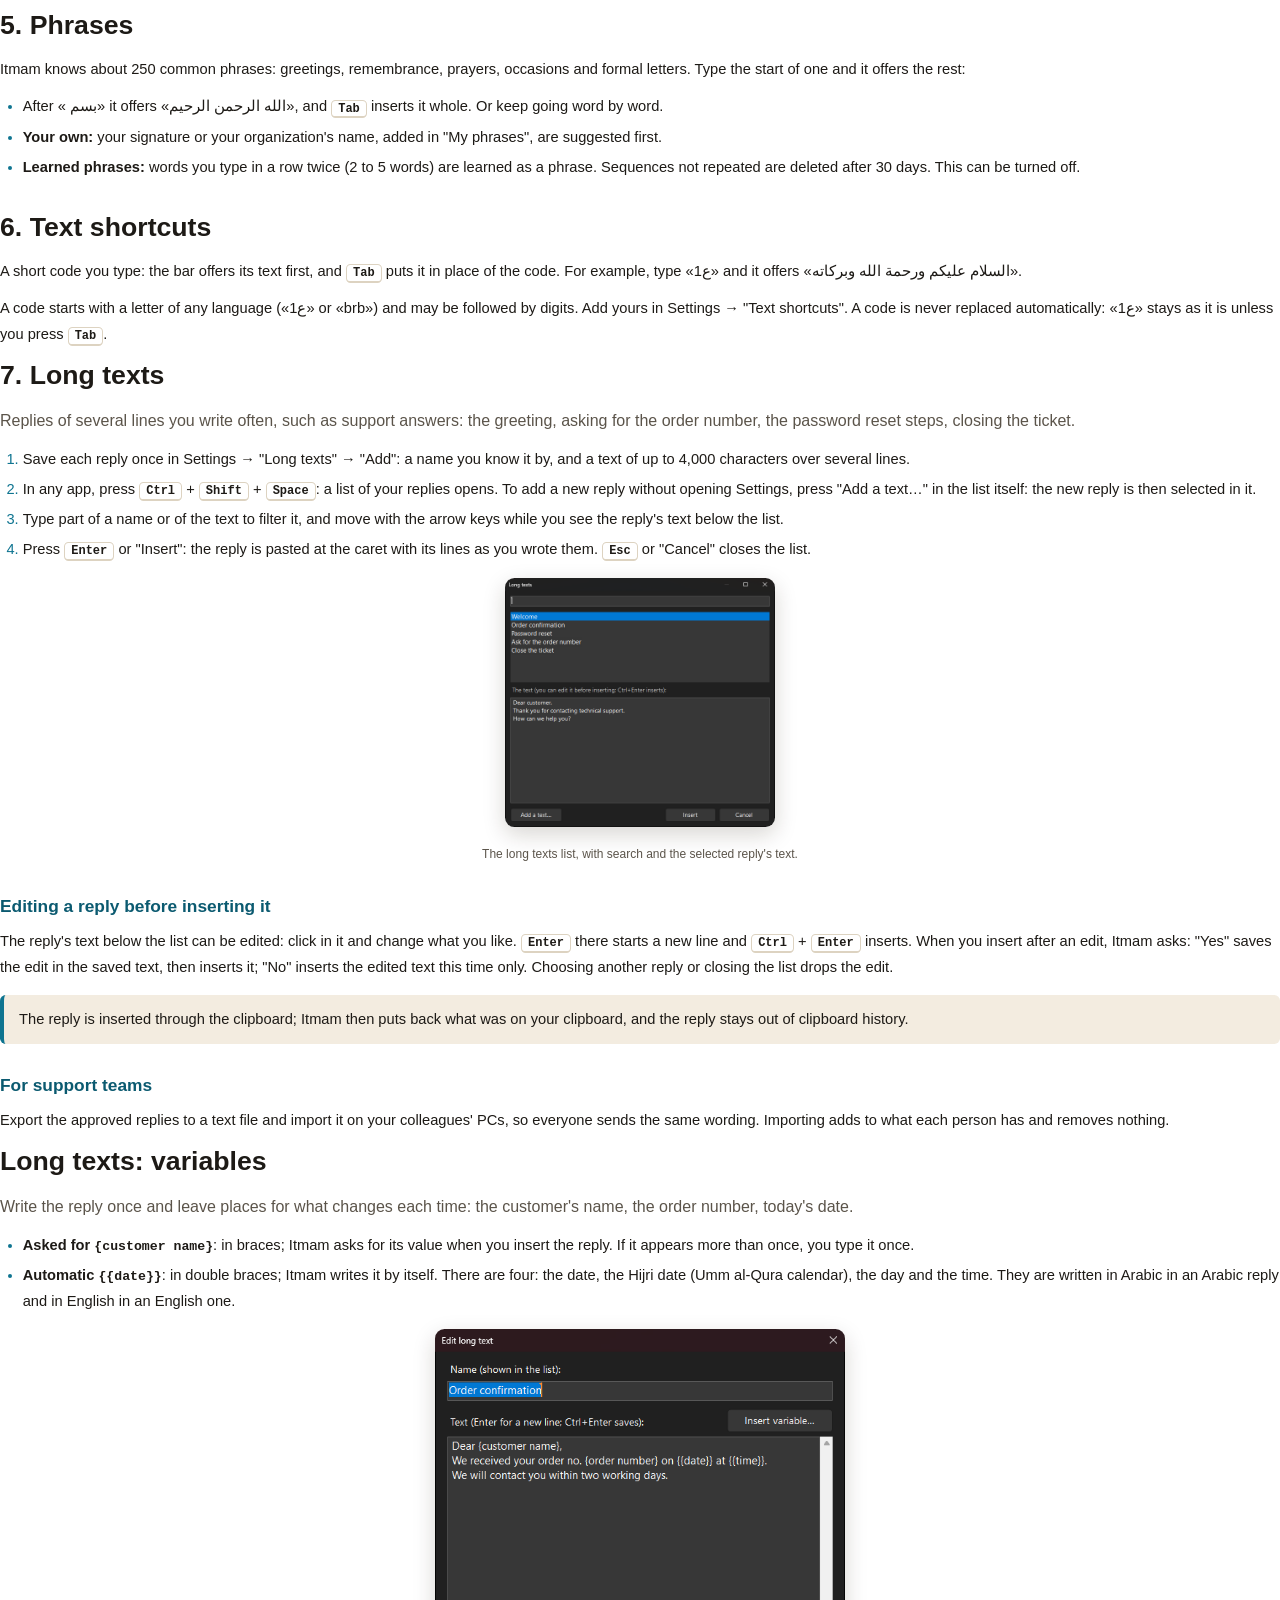
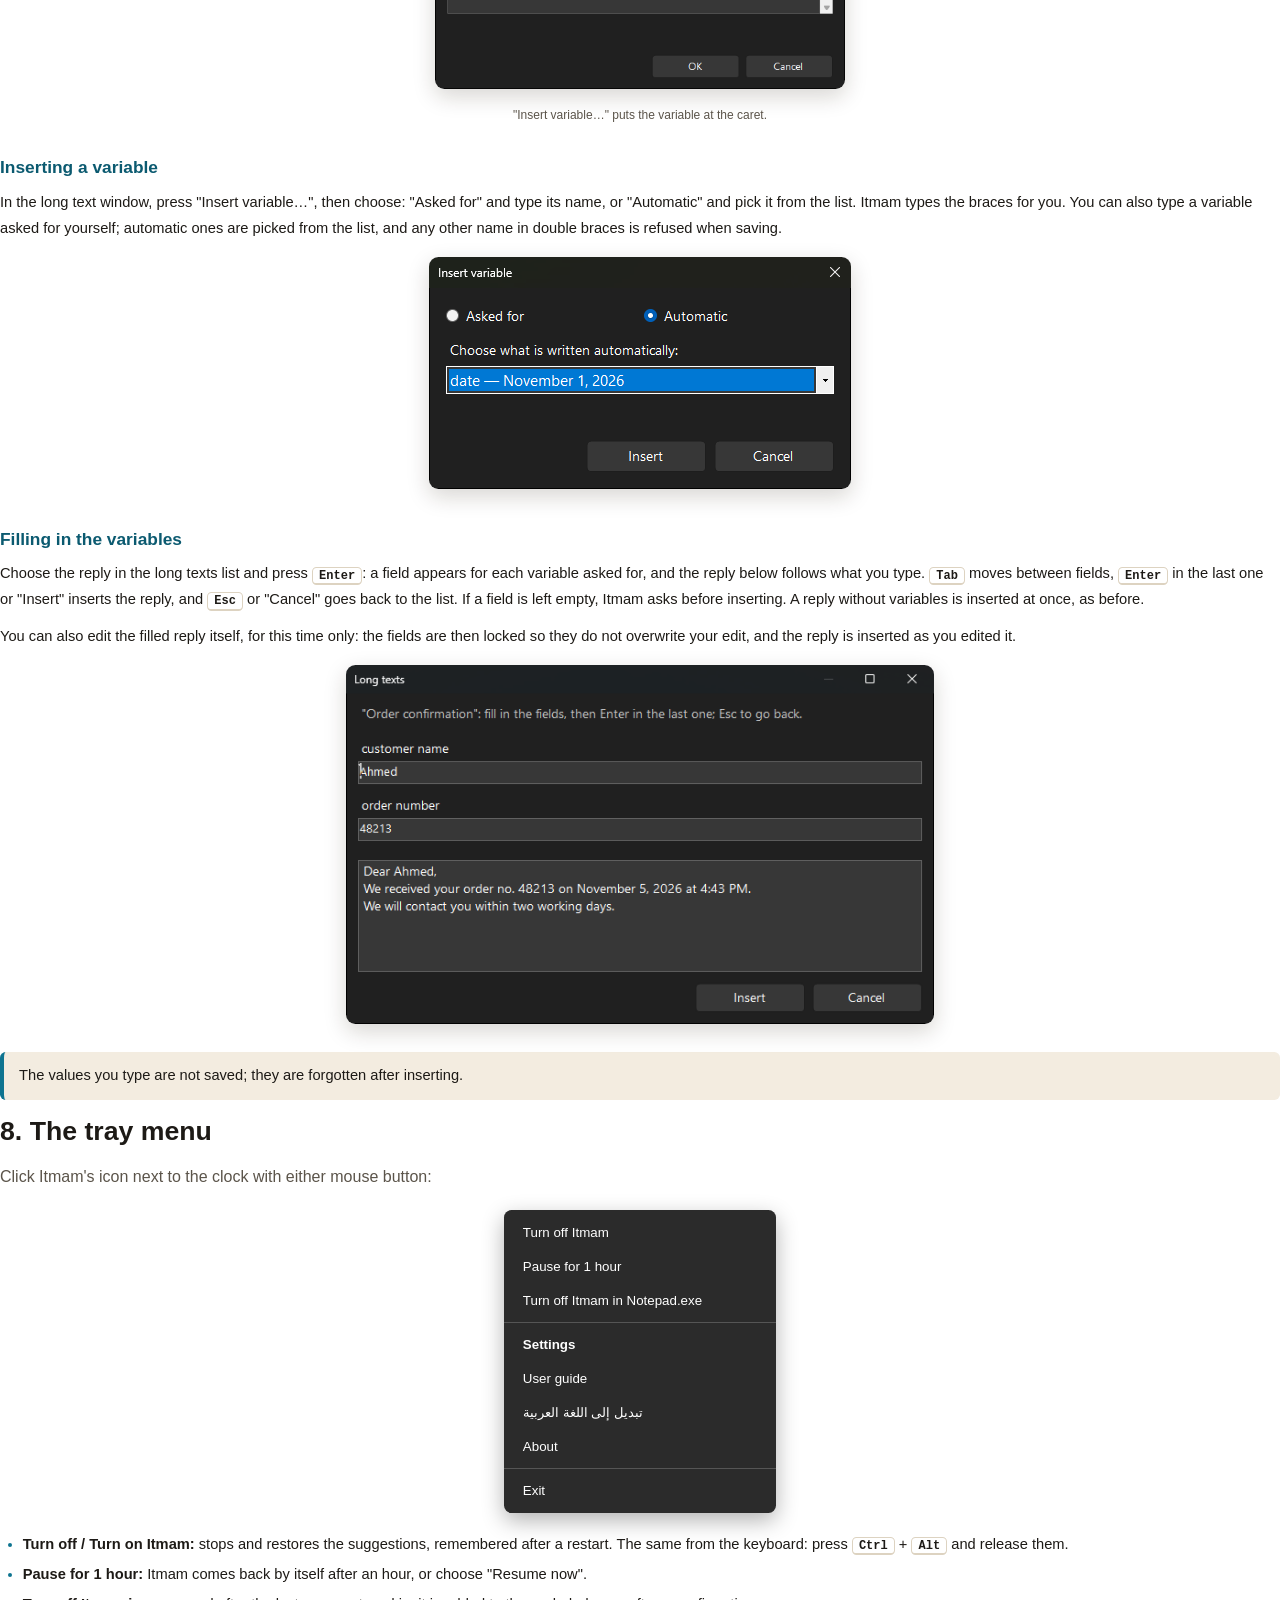
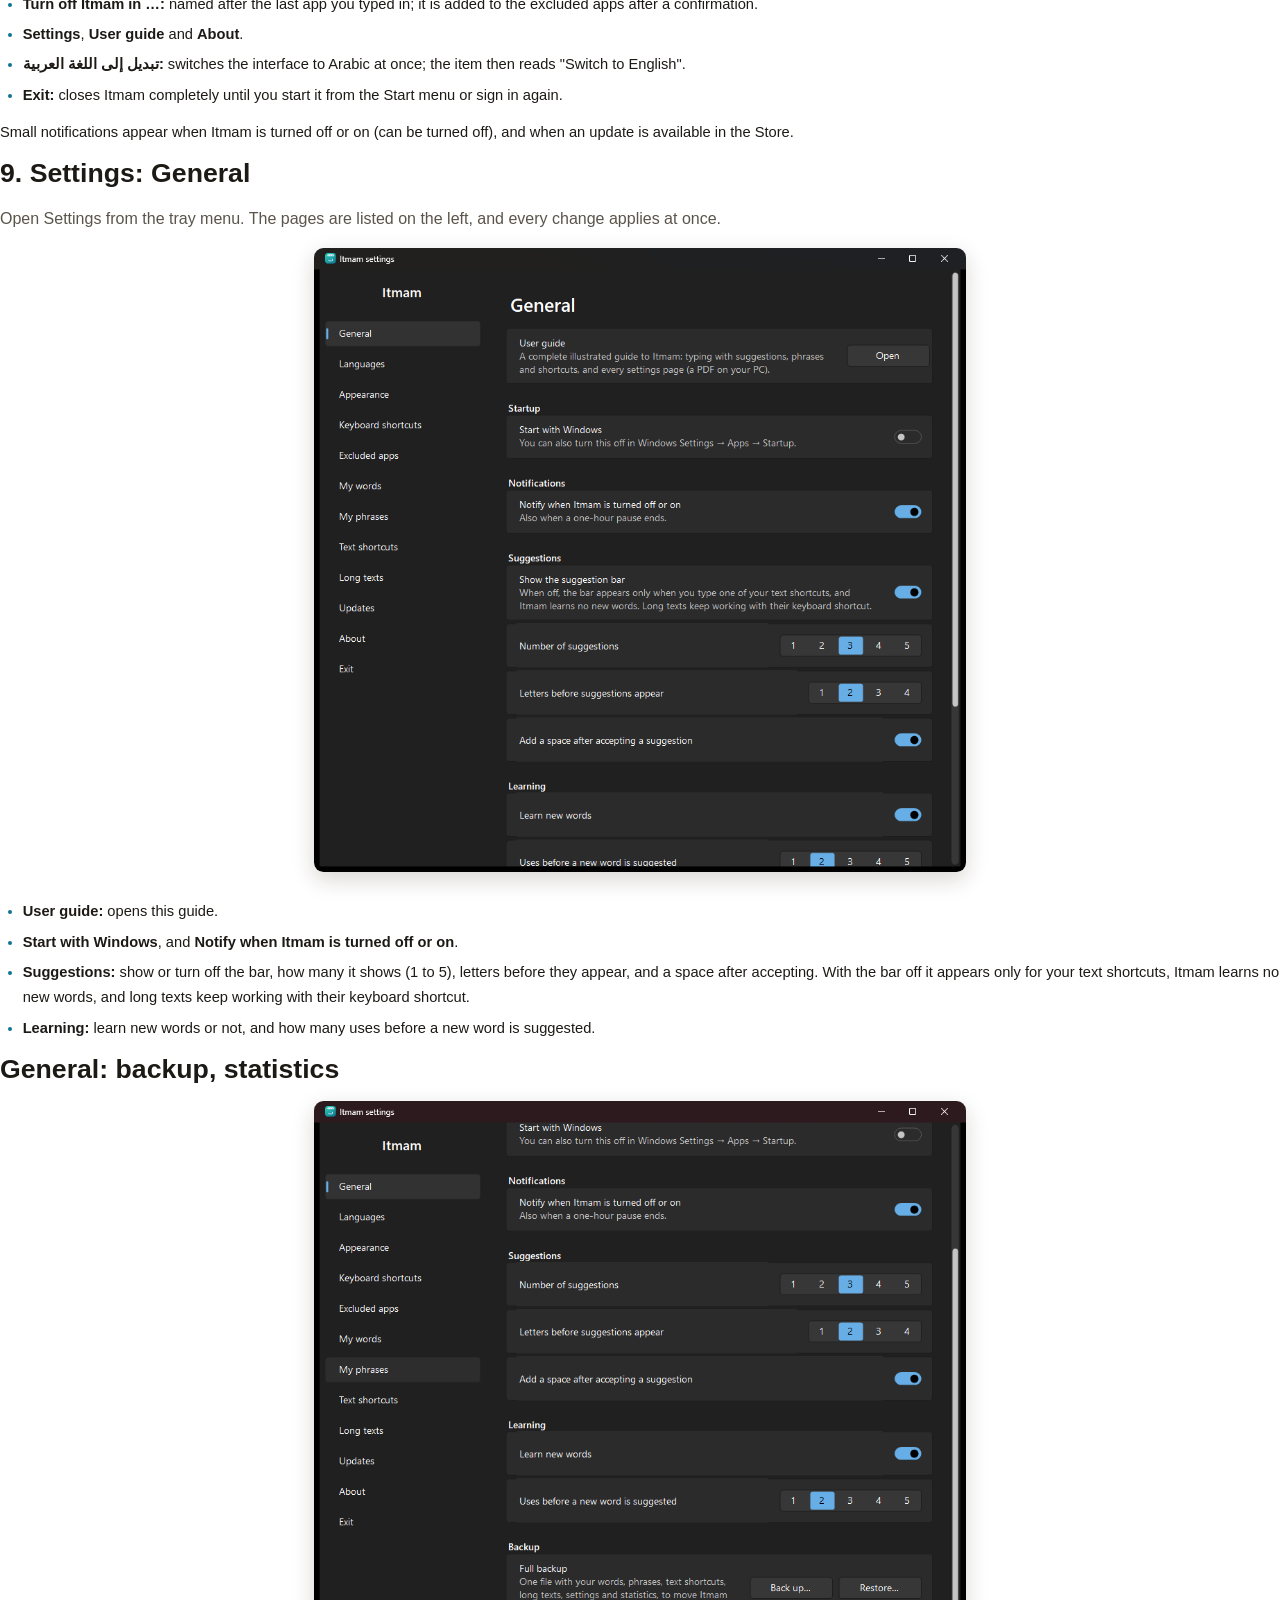
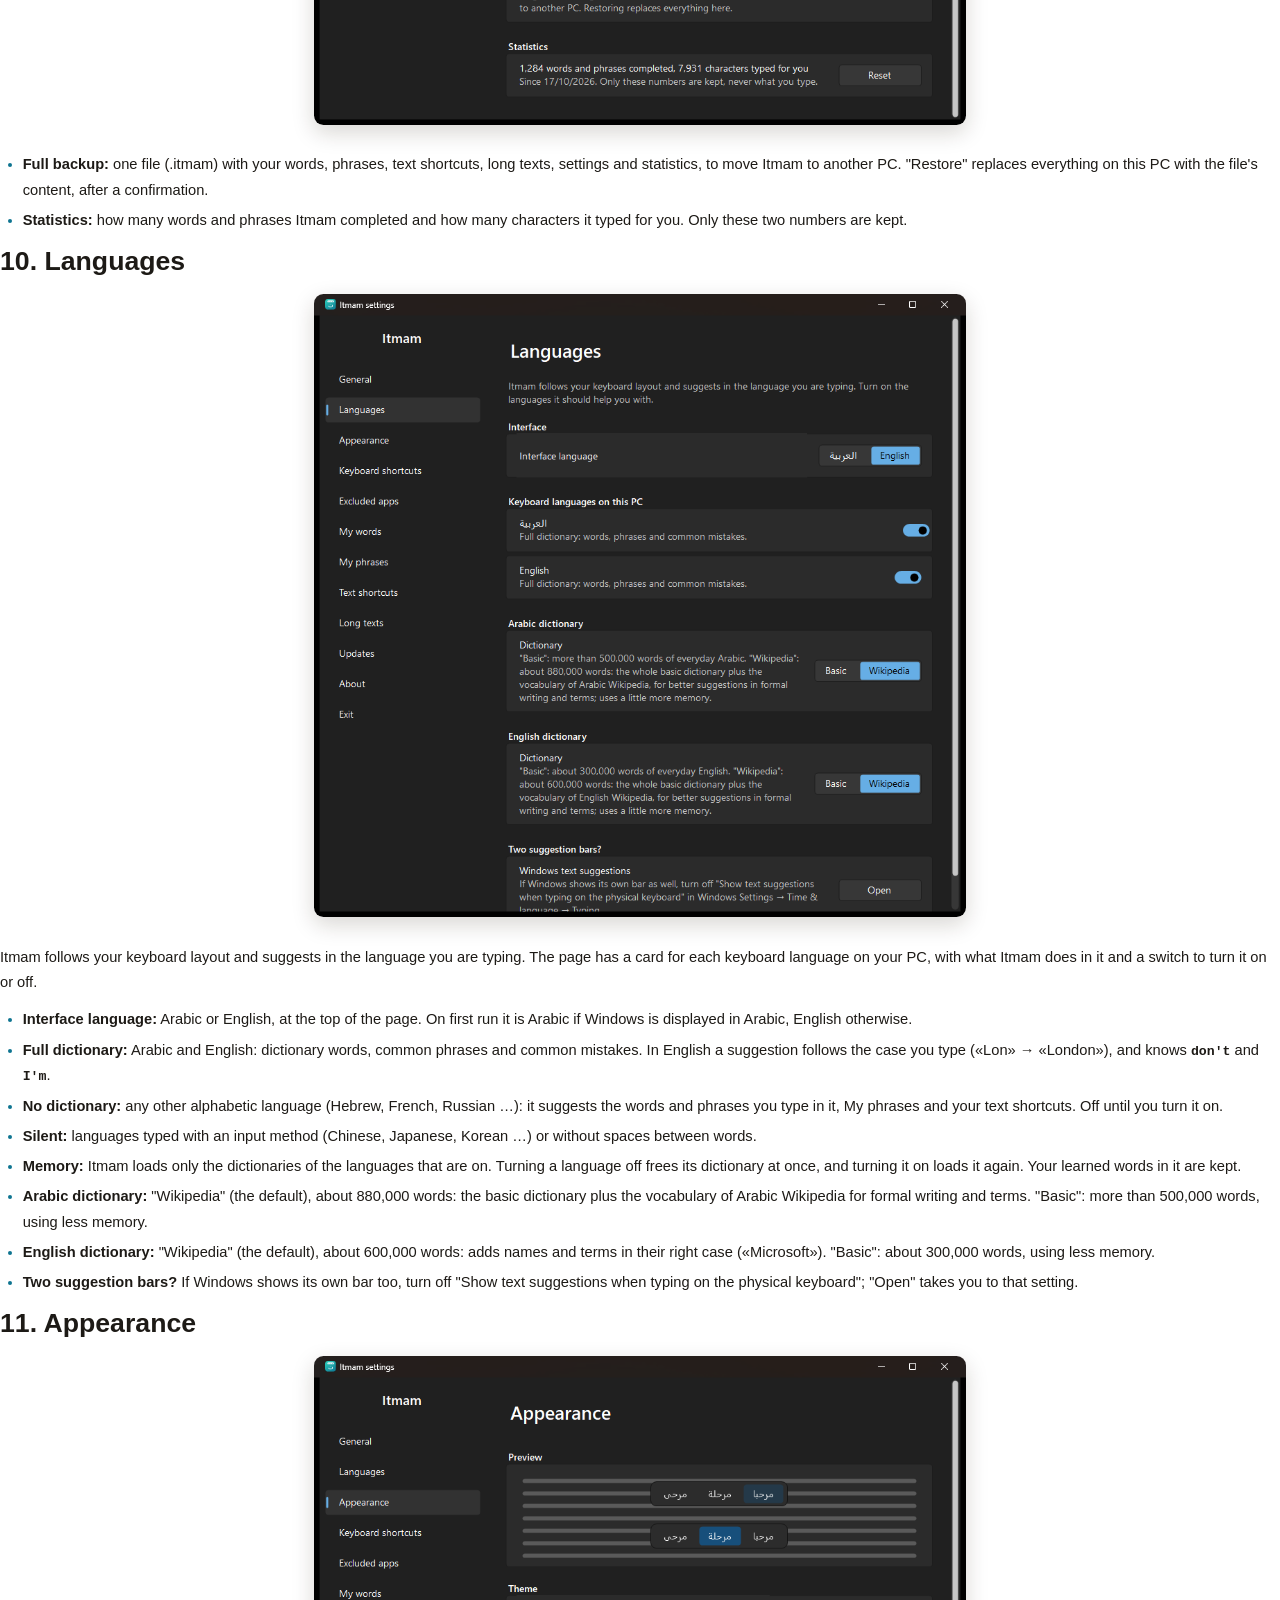
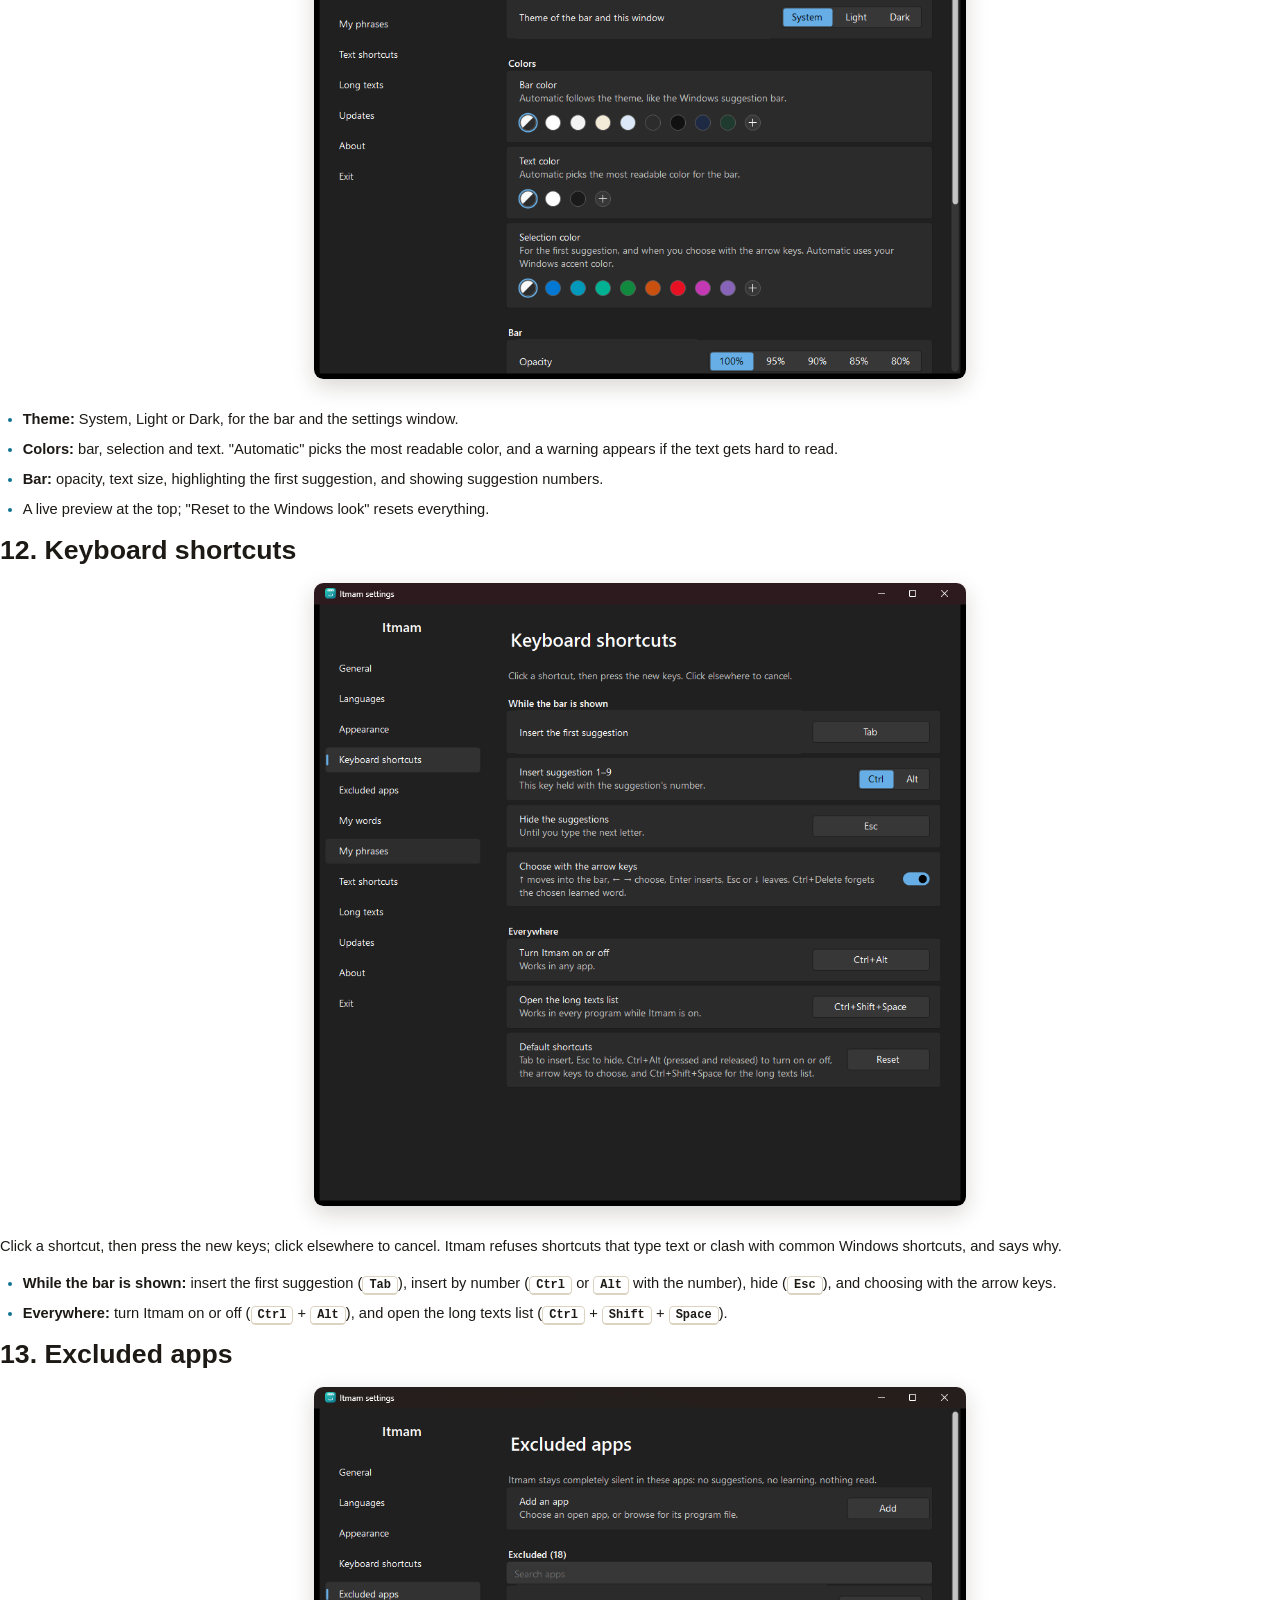
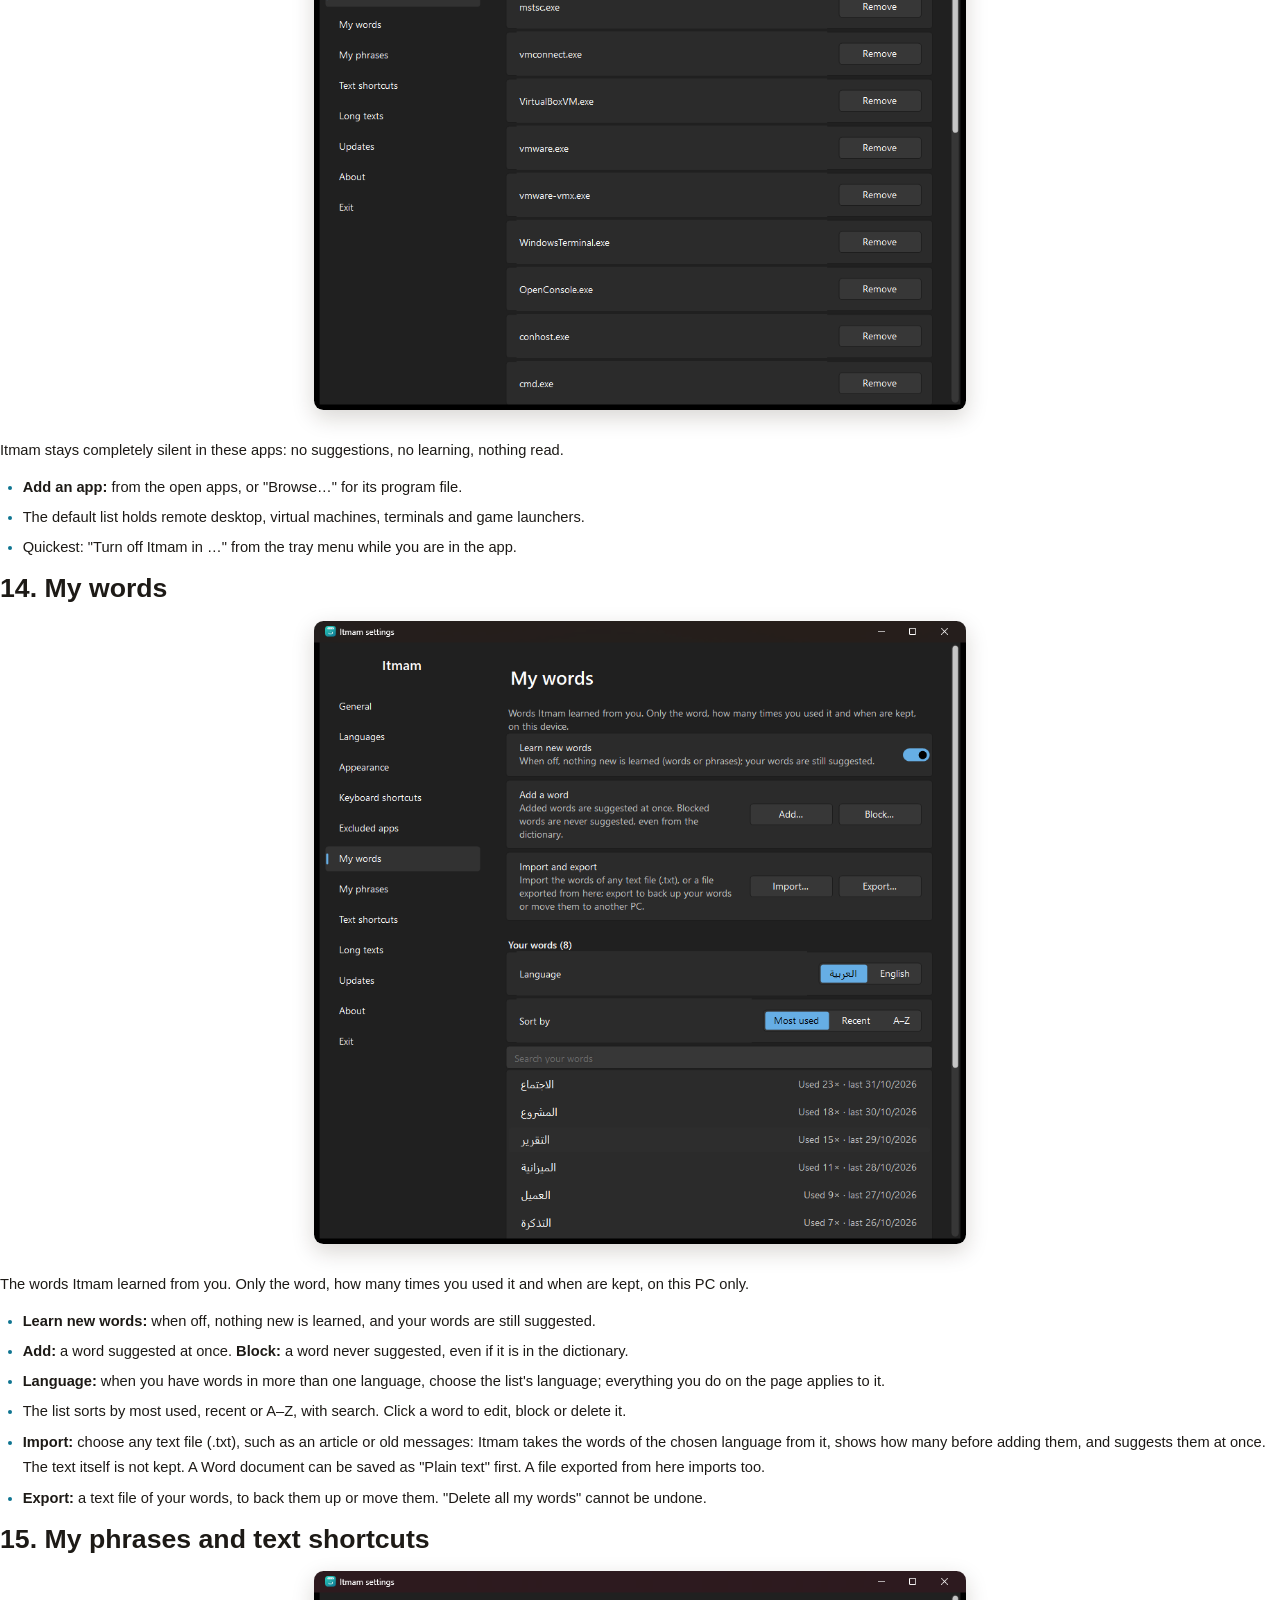
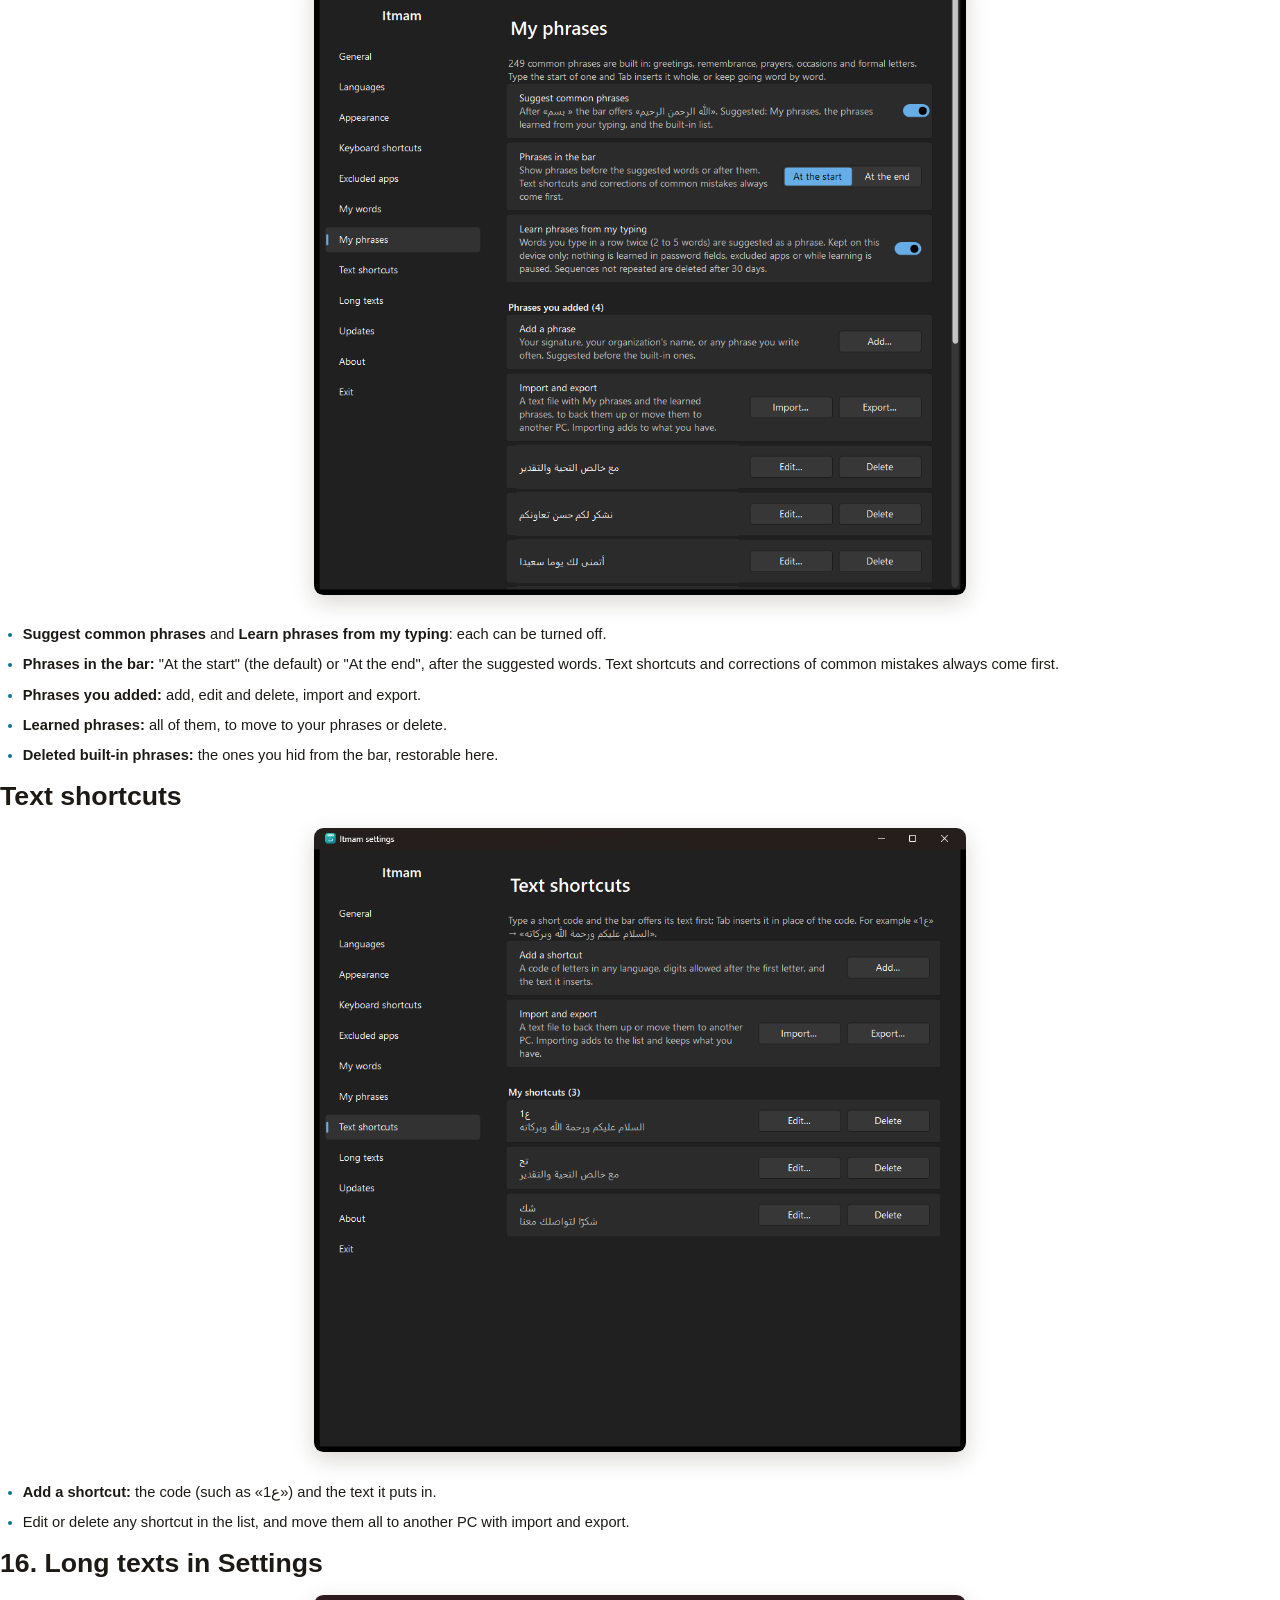
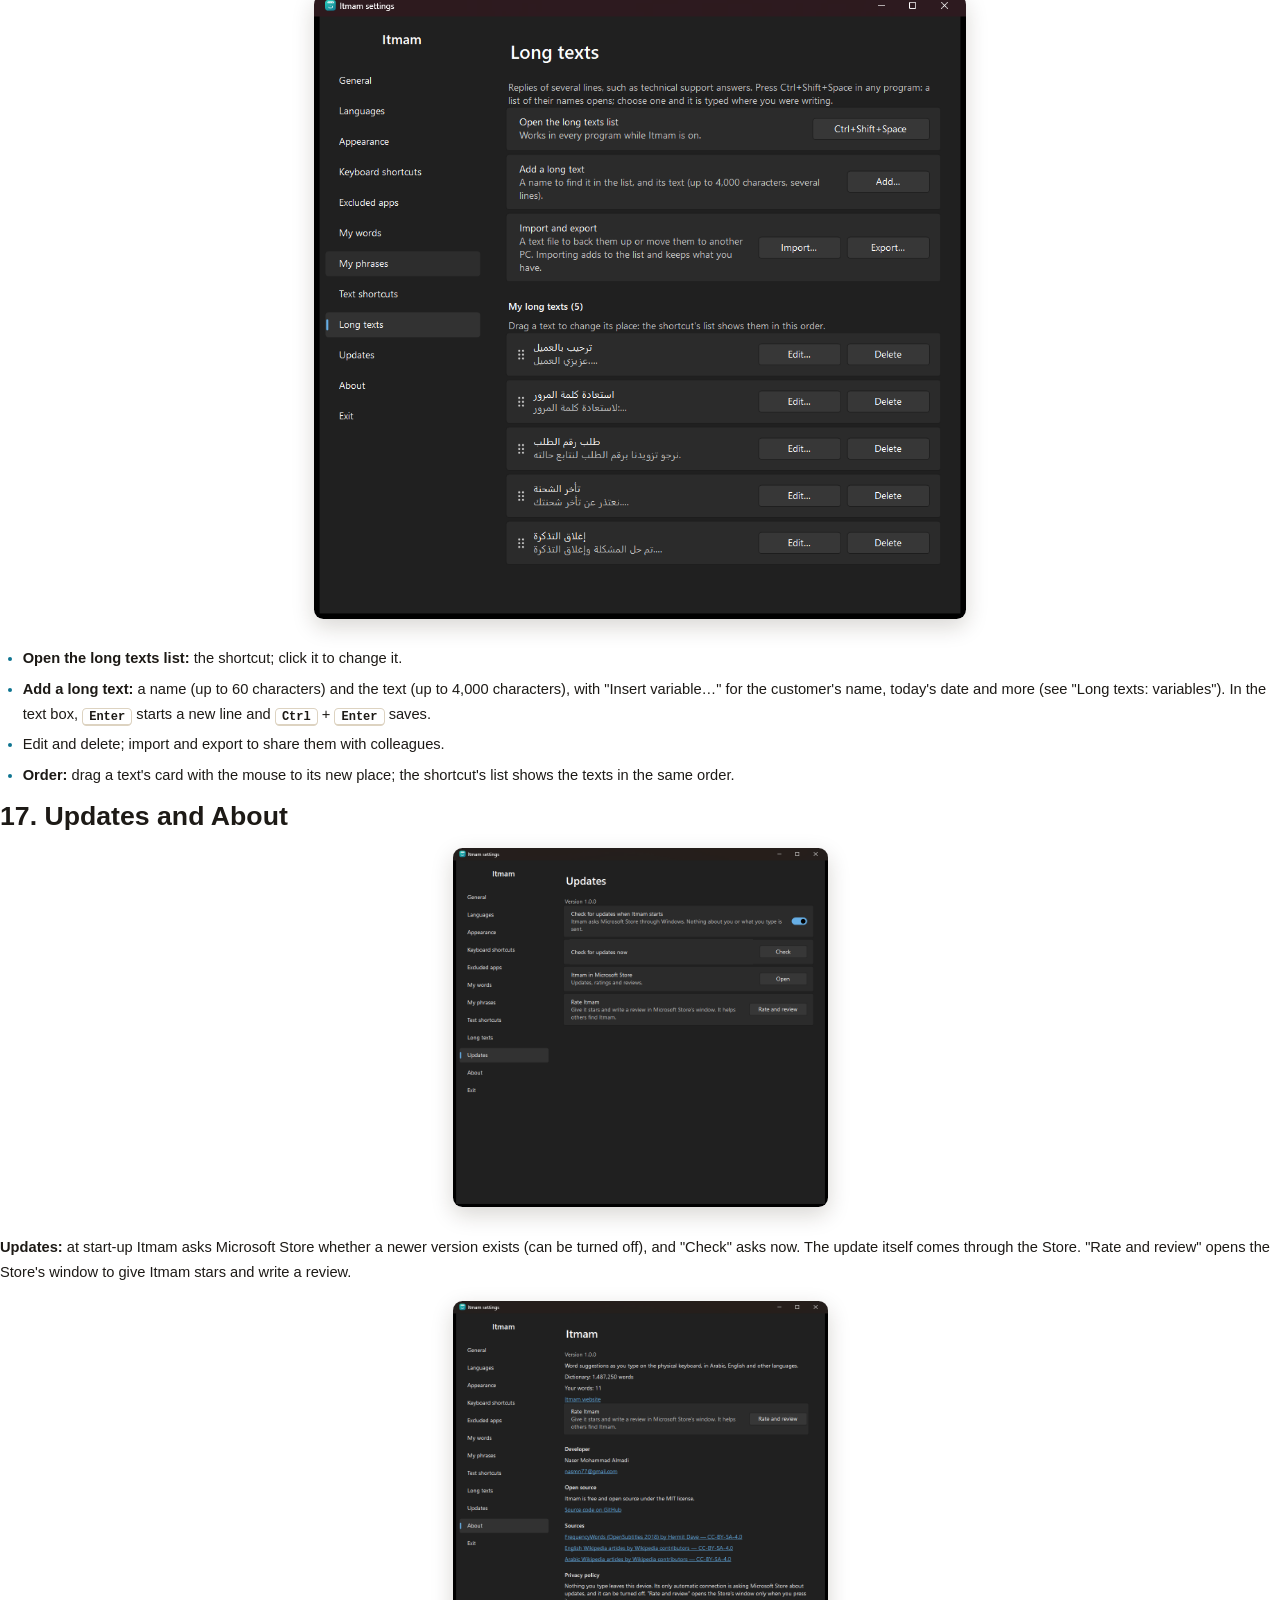
<file: docs/guide/guide.en.html>
<!doctype html>
<html lang="en" dir="ltr">
<head>
<meta charset="utf-8">
<title>Itmam user guide</title>
<link rel="stylesheet" href="guide.css">
</head>
<body>

<div class="cover">
  <img src="../../site/assets/icon.svg" alt="">
  <h1>Itmam user guide</h1>
  <p class="tag">Word suggestions as you type on your keyboard, in Arabic, English and other languages, in any Windows app.</p>
  <p class="meta">Version 2.3 · https://nasmn77.github.io/Itmam/en/<br>The pictures in this guide are from the app itself, with sample data.</p>
</div>

<section class="toc">
  <h2>Contents</h2>
  <ol>
    <li>What Itmam is</li>
    <li>Before you start</li>
    <li>Typing with suggestions</li>
    <li>Your call from the bar: right-click</li>
    <li>Phrases</li>
    <li>Text shortcuts</li>
    <li>Long texts</li>
    <li>The tray menu</li>
    <li>Settings: General</li>
    <li>Languages</li>
    <li>Appearance</li>
    <li>Keyboard shortcuts</li>
    <li>Excluded apps</li>
    <li>My words</li>
    <li>My phrases and text shortcuts</li>
    <li>Long texts in Settings</li>
    <li>Updates and About</li>
    <li>Privacy</li>
    <li>Troubleshooting</li>
    <li>Shortcut summary</li>
  </ol>
</section>

<section>
  <h2>1. What Itmam is</h2>
  <p class="lede">Itmam suggests words while you type on your keyboard, in Arabic, English and other languages, the way a phone does: a small bar appears above the caret with the closest words to what you started typing, and one key inserts the one you want.</p>
  <ul>
    <li><b>In every app:</b> Notepad, Word, browsers, email and most apps, with no setup.</li>
    <li><b>A large dictionary:</b> about 880,000 words from everyday Arabic and Arabic Wikipedia, and an English dictionary of about 600,000 words.</li>
    <li><b>Several languages:</b> it follows your keyboard layout and suggests in the language you are typing, and learns the words of any other alphabetic language you turn on (chapter 10).</li>
    <li><b>Learns from you:</b> the words you use become suggestions, and the ones you use most come first.</li>
    <li><b>Saves repeated typing:</b> completes well-known phrases, turns your shortcuts into full text, and inserts long replies of several lines.</li>
    <li><b>Private:</b> it sends no data and does not save your text.</li>
  </ul>

  <section class="flow">
    <h2>2. Before you start</h2>
    <h3>Keyboard layouts</h3>
    <p>Itmam suggests in the language of the layout you type with: Arabic and English are on from the start, and any other language can be turned on in Settings → "Languages". To add a layout: Windows Settings → Time &amp; language → Language &amp; region → Add a language. Switch layouts with <kbd>Alt</kbd> + <kbd>Shift</kbd> or <kbd>Win</kbd> + <kbd>Space</kbd>.</p>
    <h3>Where is Itmam?</h3>
    <p>Itmam opens no window: it runs in the notification area next to the clock, and its icon is a bar with the letter <bdi dir="rtl">«ت»</bdi>. When it starts, an "Itmam is running" notification appears. If you cannot see the icon, click the ^ arrow next to the clock.</p>
    <p>Click the icon with either mouse button to open its menu (chapter 8).</p>
    <h3>Start with Windows</h3>
    <p>Itmam can start automatically with Windows: Settings → General → "Start with Windows".</p>
  </section>
</section>

<section>
  <h2>3. Typing with suggestions</h2>
  <p class="lede">Type the first two letters of a word, and the bar appears above the caret.</p>
  <div class="typing" dir="rtl">
    <img src="img/bar-dark.png" alt="The suggestion bar: مرحبا، مرحلة، مرحى">
    <span class="text">أهلًا و مرح</span><span class="caret"></span>
  </div>
  <h3>Choosing a suggestion</h3>
  <ul>
    <li><kbd>Tab</kbd> inserts the first suggestion, the one highlighted in the selection color.</li>
    <li><kbd>Ctrl</kbd> + <kbd>2</kbd> or <kbd>3</kbd>… inserts a suggestion by its number. Numbers can be shown on the bar (Appearance).</li>
    <li>With the arrow keys: <kbd>↑</kbd> moves into the bar, <kbd>←</kbd> <kbd>→</kbd> choose, <kbd>Enter</kbd> inserts, <kbd>Esc</kbd> or <kbd>↓</kbd> leaves.</li>
    <li>Or click the suggestion.</li>
    <li><kbd>Esc</kbd> hides the bar until you type the next letter.</li>
  </ul>
  <p>After inserting, Itmam adds a space (can be turned off in General), but not when a space or punctuation already follows the caret.</p>
  <p><b>Typing mistakes:</b> when nothing matches what you typed, Itmam suggests the right word after fixing one mistake: a key next to the right one («hrllo» → «hello»), two letters swapped, a letter too many or missing, or a missing space (in Arabic also a letter that sounds alike). It is only a suggestion: your text does not change until you choose it.</p>
  <h3>Picked the wrong one?</h3>
  <p>Press <kbd>Backspace</kbd> right after inserting, and what you typed comes back.</p>
  <h3>It understands how you type</h3>
  <ul>
    <li><b>Without hamza:</b> <bdi dir="rtl">«احمد»</bdi> finds <bdi dir="rtl">«أحمد»</bdi>, and <bdi dir="rtl">«ان»</bdi> offers <bdi dir="rtl">«أن»</bdi>, <bdi dir="rtl">«إن»</bdi> and <bdi dir="rtl">«أنا»</bdi>.</li>
    <li><b>With attached letters:</b> the article and attached conjunctions and prepositions: <bdi dir="rtl">«والمد»</bdi> finds <bdi dir="rtl">«والمدرسة»</bdi>.</li>
    <li><b>Common mistakes:</b> <bdi dir="rtl">«لاكن»</bdi> offers <bdi dir="rtl">«لكن»</bdi> first, and <bdi dir="rtl">«انشاءالله»</bdi> offers <bdi dir="rtl">«إن شاء الله»</bdi>. Nothing is replaced automatically: you choose.</li>
    <li><b>From the middle of a word:</b> go back into a word with a click or <kbd>Backspace</kbd>, and Itmam completes it from the caret.</li>
  </ul>
  <div class="note"><p>No suggestions appear while text is selected, in password fields, in excluded apps, or in full-screen games.</p></div>
</section>

<section>
  <h2>4. Your call from the bar: right-click</h2>
  <p class="lede">Right-click any suggestion, and buttons appear above it:</p>
  <ul>
    <li><b>Delete:</b> for a word Itmam learned from you: it is forgotten (and learned again if you use it). For a phrase: removed from your phrases, or hidden if it is built in.</li>
    <li><b>Block:</b> for a word you never want: it is never suggested, even if it is in the dictionary. Unblock it in "My words".</li>
    <li><b>Add to My phrases:</b> for a phrase, to keep it.</li>
  </ul>
  <p>From the keyboard: while choosing with the arrows, <kbd>Ctrl</kbd> + <kbd>Delete</kbd> forgets the selected learned word.</p>

  <section class="flow">
    <h2>5. Phrases</h2>
    <p>Itmam knows about 250 common phrases: greetings, remembrance, prayers, occasions and formal letters. Type the start of one and it offers the rest:</p>
    <ul>
      <li>After <bdi dir="rtl">«بسم »</bdi> it offers <bdi dir="rtl">«الله الرحمن الرحيم»</bdi>, and <kbd>Tab</kbd> inserts it whole. Or keep going word by word.</li>
      <li><b>Your own:</b> your signature or your organization's name, added in "My phrases", are suggested first.</li>
      <li><b>Learned phrases:</b> words you type in a row twice (2 to 5 words) are learned as a phrase. Sequences not repeated are deleted after 30 days. This can be turned off.</li>
    </ul>
  </section>

  <section class="flow">
    <h2>6. Text shortcuts</h2>
    <p>A short code you type: the bar offers its text first, and <kbd>Tab</kbd> puts it in place of the code. For example, type <bdi dir="rtl">«ع1»</bdi> and it offers <bdi dir="rtl">«السلام عليكم ورحمة الله وبركاته»</bdi>.</p>
    <p>A code starts with a letter of any language (<bdi dir="rtl">«ع1»</bdi> or «brb») and may be followed by digits. Add yours in Settings → "Text shortcuts". A code is never replaced automatically: <bdi dir="rtl">«ع1»</bdi> stays as it is unless you press <kbd>Tab</kbd>.</p>
  </section>
</section>

<section>
  <h2>7. Long texts</h2>
  <p class="lede">Replies of several lines you write often, such as support answers: the greeting, asking for the order number, the password reset steps, closing the ticket.</p>
  <ol>
    <li>Save each reply once in Settings → "Long texts" → "Add": a name you know it by, and a text of up to 4,000 characters over several lines.</li>
    <li>In any app, press <kbd>Ctrl</kbd> + <kbd>Shift</kbd> + <kbd>Space</kbd>: a list of your replies opens. To add a new reply without opening Settings, press "Add a text…" in the list itself: the new reply is then selected in it.</li>
    <li>Type part of a name or of the text to filter it, and move with the arrow keys while you see the reply's text below the list.</li>
    <li>Press <kbd>Enter</kbd> or "Insert": the reply is pasted at the caret with its lines as you wrote them. <kbd>Esc</kbd> or "Cancel" closes the list.</li>
  </ol>
  <figure class="small tall"><img src="img/en-picker.png" alt="The long texts list"><figcaption>The long texts list, with search and the selected reply's text.</figcaption></figure>
  <h3>Editing a reply before inserting it</h3>
  <p>The reply's text below the list can be edited: click in it and change what you like. <kbd>Enter</kbd> there starts a new line and <kbd>Ctrl</kbd> + <kbd>Enter</kbd> inserts. When you insert after an edit, Itmam asks: "Yes" saves the edit in the saved text, then inserts it; "No" inserts the edited text this time only. Choosing another reply or closing the list drops the edit.</p>
  <div class="note"><p>The reply is inserted through the clipboard; Itmam then puts back what was on your clipboard, and the reply stays out of clipboard history.</p></div>
  <h3>For support teams</h3>
  <p>Export the approved replies to a text file and import it on your colleagues' PCs, so everyone sends the same wording. Importing adds to what each person has and removes nothing.</p>
</section>

<section>
  <h2>Long texts: variables</h2>
  <p class="lede">Write the reply once and leave places for what changes each time: the customer's name, the order number, today's date.</p>
  <ul>
    <li><b>Asked for</b> <code>{customer name}</code>: in braces; Itmam asks for its value when you insert the reply. If it appears more than once, you type it once.</li>
    <li><b>Automatic</b> <code>{{date}}</code>: in double braces; Itmam writes it by itself. There are four: the date, the Hijri date (Umm al-Qura calendar), the day and the time. They are written in Arabic in an Arabic reply and in English in an English one.</li>
  </ul>
  <figure class="small"><img src="img/en-longphrase-editor.png" alt="Editing a long text with variables"><figcaption>"Insert variable…" puts the variable at the caret.</figcaption></figure>
  <h3>Inserting a variable</h3>
  <p>In the long text window, press "Insert variable…", then choose: "Asked for" and type its name, or "Automatic" and pick it from the list. Itmam types the braces for you. You can also type a variable asked for yourself; automatic ones are picked from the list, and any other name in double braces is refused when saving.</p>
  <figure class="small"><img src="img/en-variable.png" alt="The Insert variable window"></figure>
  <h3>Filling in the variables</h3>
  <p>Choose the reply in the long texts list and press <kbd>Enter</kbd>: a field appears for each variable asked for, and the reply below follows what you type. <kbd>Tab</kbd> moves between fields, <kbd>Enter</kbd> in the last one or "Insert" inserts the reply, and <kbd>Esc</kbd> or "Cancel" goes back to the list. If a field is left empty, Itmam asks before inserting. A reply without variables is inserted at once, as before.</p>
  <p>You can also edit the filled reply itself, for this time only: the fields are then locked so they do not overwrite your edit, and the reply is inserted as you edited it.</p>
  <figure class="small"><img src="img/en-fill.png" alt="Filling in a reply's variables"></figure>
  <div class="note"><p>The values you type are not saved; they are forgotten after inserting.</p></div>
</section>

<section>
  <h2>8. The tray menu</h2>
  <p class="lede">Click Itmam's icon next to the clock with either mouse button:</p>
  <div class="menu">
    <div>Turn off Itmam</div>
    <div>Pause for 1 hour</div>
    <div>Turn off Itmam in Notepad.exe</div>
    <div class="sep"></div>
    <div class="bold">Settings</div>
    <div>User guide</div>
    <div>تبديل إلى اللغة العربية</div>
    <div>About</div>
    <div class="sep"></div>
    <div>Exit</div>
  </div>
  <ul>
    <li><b>Turn off / Turn on Itmam:</b> stops and restores the suggestions, remembered after a restart. The same from the keyboard: press <kbd>Ctrl</kbd> + <kbd>Alt</kbd> and release them.</li>
    <li><b>Pause for 1 hour:</b> Itmam comes back by itself after an hour, or choose "Resume now".</li>
    <li><b>Turn off Itmam in …:</b> named after the last app you typed in; it is added to the excluded apps after a confirmation.</li>
    <li><b>Settings</b>, <b>User guide</b> and <b>About</b>.</li>
    <li><b>تبديل إلى اللغة العربية:</b> switches the interface to Arabic at once; the item then reads "Switch to English".</li>
    <li><b>Exit:</b> closes Itmam completely until you start it from the Start menu or sign in again.</li>
  </ul>
  <p>Small notifications appear when Itmam is turned off or on (can be turned off), and when an update is available in the Store.</p>
</section>

<section>
  <h2>9. Settings: General</h2>
  <p class="lede">Open Settings from the tray menu. The pages are listed on the left, and every change applies at once.</p>
  <figure><img src="img/en-general.png" alt="The General page, top"></figure>
  <ul>
    <li><b>User guide:</b> opens this guide.</li>
    <li><b>Start with Windows</b>, and <b>Notify when Itmam is turned off or on</b>.</li>
    <li><b>Suggestions:</b> show or turn off the bar, how many it shows (1 to 5), letters before they appear, and a space after accepting. With the bar off it appears only for your text shortcuts, Itmam learns no new words, and long texts keep working with their keyboard shortcut.</li>
    <li><b>Learning:</b> learn new words or not, and how many uses before a new word is suggested.</li>
  </ul>
</section>

<section>
  <h2>General: backup, statistics</h2>
  <figure><img src="img/en-general-end.png" alt="The General page, bottom"></figure>
  <ul>
    <li><b>Full backup:</b> one file (.itmam) with your words, phrases, text shortcuts, long texts, settings and statistics, to move Itmam to another PC. "Restore" replaces everything on this PC with the file's content, after a confirmation.</li>
    <li><b>Statistics:</b> how many words and phrases Itmam completed and how many characters it typed for you. Only these two numbers are kept.</li>
  </ul>
</section>

<section>
  <h2>10. Languages</h2>
  <figure><img src="img/en-languages.png" alt="The Languages page"></figure>
  <p>Itmam follows your keyboard layout and suggests in the language you are typing. The page has a card for each keyboard language on your PC, with what Itmam does in it and a switch to turn it on or off.</p>
  <ul>
    <li><b>Interface language:</b> Arabic or English, at the top of the page. On first run it is Arabic if Windows is displayed in Arabic, English otherwise.</li>
    <li><b>Full dictionary:</b> Arabic and English: dictionary words, common phrases and common mistakes. In English a suggestion follows the case you type («Lon» → «London»), and knows <code>don't</code> and <code>I'm</code>.</li>
    <li><b>No dictionary:</b> any other alphabetic language (Hebrew, French, Russian …): it suggests the words and phrases you type in it, My phrases and your text shortcuts. Off until you turn it on.</li>
    <li><b>Silent:</b> languages typed with an input method (Chinese, Japanese, Korean …) or without spaces between words.</li>
    <li><b>Memory:</b> Itmam loads only the dictionaries of the languages that are on. Turning a language off frees its dictionary at once, and turning it on loads it again. Your learned words in it are kept.</li>
    <li><b>Arabic dictionary:</b> "Wikipedia" (the default), about 880,000 words: the basic dictionary plus the vocabulary of Arabic Wikipedia for formal writing and terms. "Basic": more than 500,000 words, using less memory.</li>
    <li><b>English dictionary:</b> "Wikipedia" (the default), about 600,000 words: adds names and terms in their right case («Microsoft»). "Basic": about 300,000 words, using less memory.</li>
    <li><b>Two suggestion bars?</b> If Windows shows its own bar too, turn off "Show text suggestions when typing on the physical keyboard"; "Open" takes you to that setting.</li>
  </ul>
</section>

<section>
  <h2>11. Appearance</h2>
  <figure><img src="img/en-appearance.png" alt="The Appearance page"></figure>
  <ul>
    <li><b>Theme:</b> System, Light or Dark, for the bar and the settings window.</li>
    <li><b>Colors:</b> bar, selection and text. "Automatic" picks the most readable color, and a warning appears if the text gets hard to read.</li>
    <li><b>Bar:</b> opacity, text size, highlighting the first suggestion, and showing suggestion numbers.</li>
    <li>A live preview at the top; "Reset to the Windows look" resets everything.</li>
  </ul>
</section>

<section>
  <h2>12. Keyboard shortcuts</h2>
  <figure><img src="img/en-shortcuts.png" alt="The Keyboard shortcuts page"></figure>
  <p>Click a shortcut, then press the new keys; click elsewhere to cancel. Itmam refuses shortcuts that type text or clash with common Windows shortcuts, and says why.</p>
  <ul>
    <li><b>While the bar is shown:</b> insert the first suggestion (<kbd>Tab</kbd>), insert by number (<kbd>Ctrl</kbd> or <kbd>Alt</kbd> with the number), hide (<kbd>Esc</kbd>), and choosing with the arrow keys.</li>
    <li><b>Everywhere:</b> turn Itmam on or off (<kbd>Ctrl</kbd> + <kbd>Alt</kbd>), and open the long texts list (<kbd>Ctrl</kbd> + <kbd>Shift</kbd> + <kbd>Space</kbd>).</li>
  </ul>
</section>

<section>
  <h2>13. Excluded apps</h2>
  <figure><img src="img/en-excluded.png" alt="The Excluded apps page"></figure>
  <p>Itmam stays completely silent in these apps: no suggestions, no learning, nothing read.</p>
  <ul>
    <li><b>Add an app:</b> from the open apps, or "Browse…" for its program file.</li>
    <li>The default list holds remote desktop, virtual machines, terminals and game launchers.</li>
    <li>Quickest: "Turn off Itmam in …" from the tray menu while you are in the app.</li>
  </ul>
</section>

<section>
  <h2>14. My words</h2>
  <figure><img src="img/en-words.png" alt="The My words page"></figure>
  <p>The words Itmam learned from you. Only the word, how many times you used it and when are kept, on this PC only.</p>
  <ul>
    <li><b>Learn new words:</b> when off, nothing new is learned, and your words are still suggested.</li>
    <li><b>Add:</b> a word suggested at once. <b>Block:</b> a word never suggested, even if it is in the dictionary.</li>
    <li><b>Language:</b> when you have words in more than one language, choose the list's language; everything you do on the page applies to it.</li>
    <li>The list sorts by most used, recent or A–Z, with search. Click a word to edit, block or delete it.</li>
    <li><b>Import:</b> choose any text file (.txt), such as an article or old messages: Itmam takes the words of the chosen language from it, shows how many before adding them, and suggests them at once. The text itself is not kept. A Word document can be saved as "Plain text" first. A file exported from here imports too.</li>
    <li><b>Export:</b> a text file of your words, to back them up or move them. "Delete all my words" cannot be undone.</li>
  </ul>
</section>

<section>
  <h2>15. My phrases and text shortcuts</h2>
  <figure><img src="img/en-phrases.png" alt="The My phrases page"></figure>
  <ul>
    <li><b>Suggest common phrases</b> and <b>Learn phrases from my typing</b>: each can be turned off.</li>
    <li><b>Phrases in the bar:</b> "At the start" (the default) or "At the end", after the suggested words. Text shortcuts and corrections of common mistakes always come first.</li>
    <li><b>Phrases you added:</b> add, edit and delete, import and export.</li>
    <li><b>Learned phrases:</b> all of them, to move to your phrases or delete.</li>
    <li><b>Deleted built-in phrases:</b> the ones you hid from the bar, restorable here.</li>
  </ul>
</section>

<section>
  <h2>Text shortcuts</h2>
  <figure><img src="img/en-textshortcuts.png" alt="The Text shortcuts page"></figure>
  <ul>
    <li><b>Add a shortcut:</b> the code (such as <bdi dir="rtl">«ع1»</bdi>) and the text it puts in.</li>
    <li>Edit or delete any shortcut in the list, and move them all to another PC with import and export.</li>
  </ul>
</section>

<section>
  <h2>16. Long texts in Settings</h2>
  <figure><img src="img/en-longphrases.png" alt="The Long texts page"></figure>
  <ul>
    <li><b>Open the long texts list:</b> the shortcut; click it to change it.</li>
    <li><b>Add a long text:</b> a name (up to 60 characters) and the text (up to 4,000 characters), with "Insert variable…" for the customer's name, today's date and more (see "Long texts: variables"). In the text box, <kbd>Enter</kbd> starts a new line and <kbd>Ctrl</kbd> + <kbd>Enter</kbd> saves.</li>
    <li>Edit and delete; import and export to share them with colleagues.</li>
    <li><b>Order:</b> drag a text's card with the mouse to its new place; the shortcut's list shows the texts in the same order.</li>
  </ul>
</section>

<section>
  <h2>17. Updates and About</h2>
  <figure class="small"><img src="img/en-updates.png" alt="The Updates page"></figure>
  <p><b>Updates:</b> at start-up Itmam asks Microsoft Store whether a newer version exists (can be turned off), and "Check" asks now. The update itself comes through the Store. "Rate and review" opens the Store's window to give Itmam stars and write a review.</p>
  <figure class="small"><img src="img/en-about.png" alt="The About page"></figure>
  <p><b>About:</b> the version, the dictionary and your word counts, the Itmam website, "Rate and review", contacting the developer, the source code, the dictionary sources, and the privacy policy.</p>
</section>

<section>
  <h2>18. Privacy</h2>
  <ul>
    <li><b>Sends no data:</b> no statistics, no crash reports. Its only automatic connection is asking Microsoft Store about updates, and it can be turned off. "Rate and review" opens the Store's window only when you press it.</li>
    <li><b>Your text is not saved:</b> only the words and short phrases you repeat, with how many times you used them, on your PC.</li>
    <li><b>Silent where it should be:</b> nothing is read from password fields, excluded apps, or apps running as administrator.</li>
    <li><b>Open source:</b> anyone can review the code on GitHub.</li>
  </ul>
  <p>Full privacy policy: https://nasmn77.github.io/Itmam/en/privacy.html</p>

  <section class="flow">
    <h2>19. Troubleshooting</h2>
    <h3>The bar does not appear</h3>
    <ul>
      <li>Make sure the keyboard layout's language is turned on in Settings → "Languages".</li>
      <li>Make sure Itmam is on: its icon is next to the clock, and its menu says "Turn off Itmam", not "Turn on Itmam".</li>
      <li>Is the app excluded? Running as administrator? Full screen?</li>
      <li>The bar appears after the number of letters set in General (two by default).</li>
    </ul>
    <h3>The bar is not at the caret</h3>
    <p>Some apps do not tell Windows where the caret is, so Itmam places the bar at the text field or at the mouse. Typing and inserting still work.</p>
    <h3>An odd word keeps being suggested</h3>
    <p>Right-click it, then "Delete" if it was learned, or "Block" so it is never suggested.</p>
    <h3>Moving Itmam to a new PC</h3>
    <p>General → "Back up…" on the old PC, then "Restore…" on the new one.</p>
    <h3>Bug reports</h3>
    <p>Found a problem? Write to us on GitHub, where a ready "Bug report" form is waiting:</p>
    <p><a href="https://github.com/nasmn77/Itmam/issues">https://github.com/nasmn77/Itmam/issues</a></p>
    <p>For anything you would rather not post publicly: nasmn77@gmail.com. Please do not paste private text in a report.</p>
  </section>
</section>

<section>
  <h2>20. Shortcut summary</h2>
  <table>
    <tr><th>Keys</th><th>What they do</th></tr>
    <tr><td><kbd>Tab</kbd></td><td>Insert the first suggestion</td></tr>
    <tr><td><kbd>Ctrl</kbd> + <kbd>1</kbd>…<kbd>9</kbd></td><td>Insert a suggestion by its number</td></tr>
    <tr><td><kbd>↑</kbd> then <kbd>←</kbd> <kbd>→</kbd> then <kbd>Enter</kbd></td><td>Choose with the arrows, then insert</td></tr>
    <tr><td><kbd>Esc</kbd></td><td>Hide the suggestions until the next letter</td></tr>
    <tr><td><kbd>Backspace</kbd></td><td>Right after inserting: undo it</td></tr>
    <tr><td><kbd>Ctrl</kbd> + <kbd>Delete</kbd></td><td>While choosing with the arrows: forget the selected learned word</td></tr>
    <tr><td><kbd>Ctrl</kbd> + <kbd>Shift</kbd> + <kbd>Space</kbd></td><td>The long texts list, in any app</td></tr>
    <tr><td><kbd>Ctrl</kbd> + <kbd>Alt</kbd></td><td>Turn Itmam off or on from anywhere (press, then release)</td></tr>
  </table>
  <p>Every shortcut can be changed in Settings → "Keyboard shortcuts".</p>
</section>

</body>
</html>
</file>
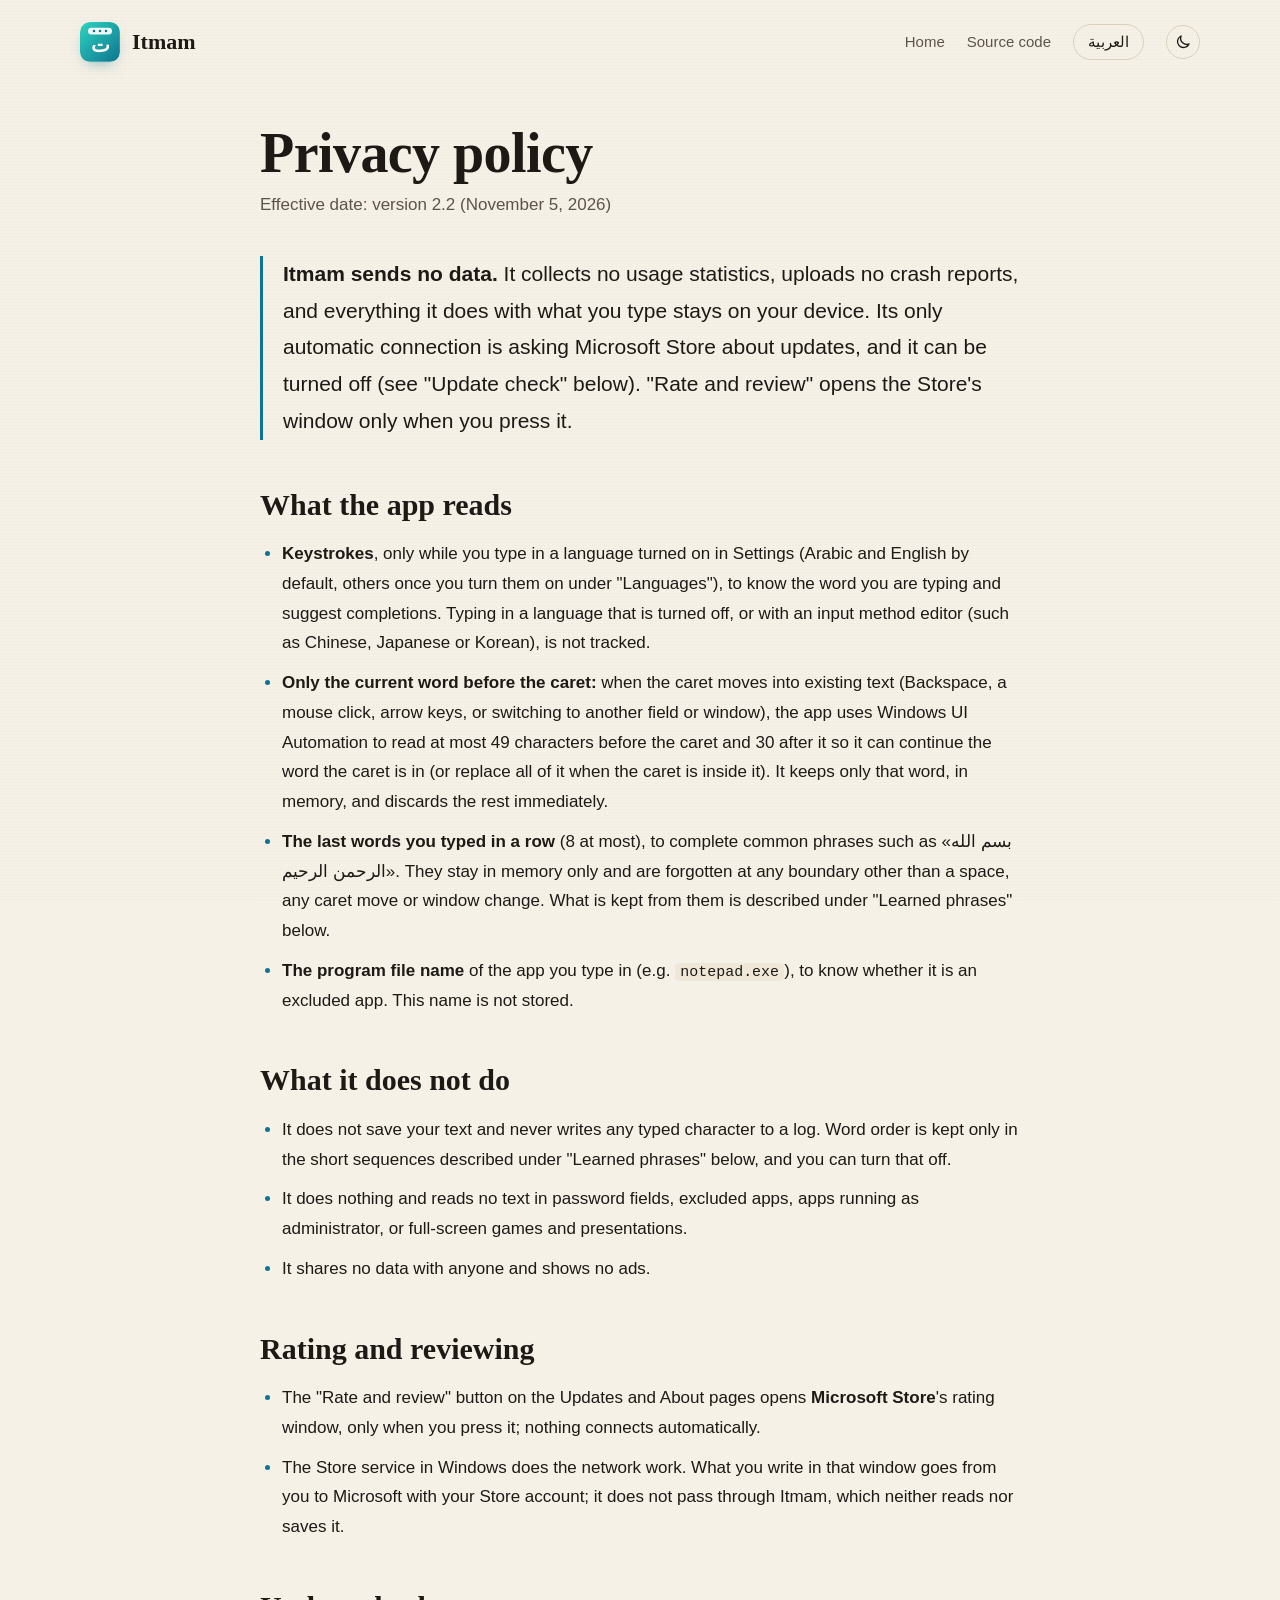
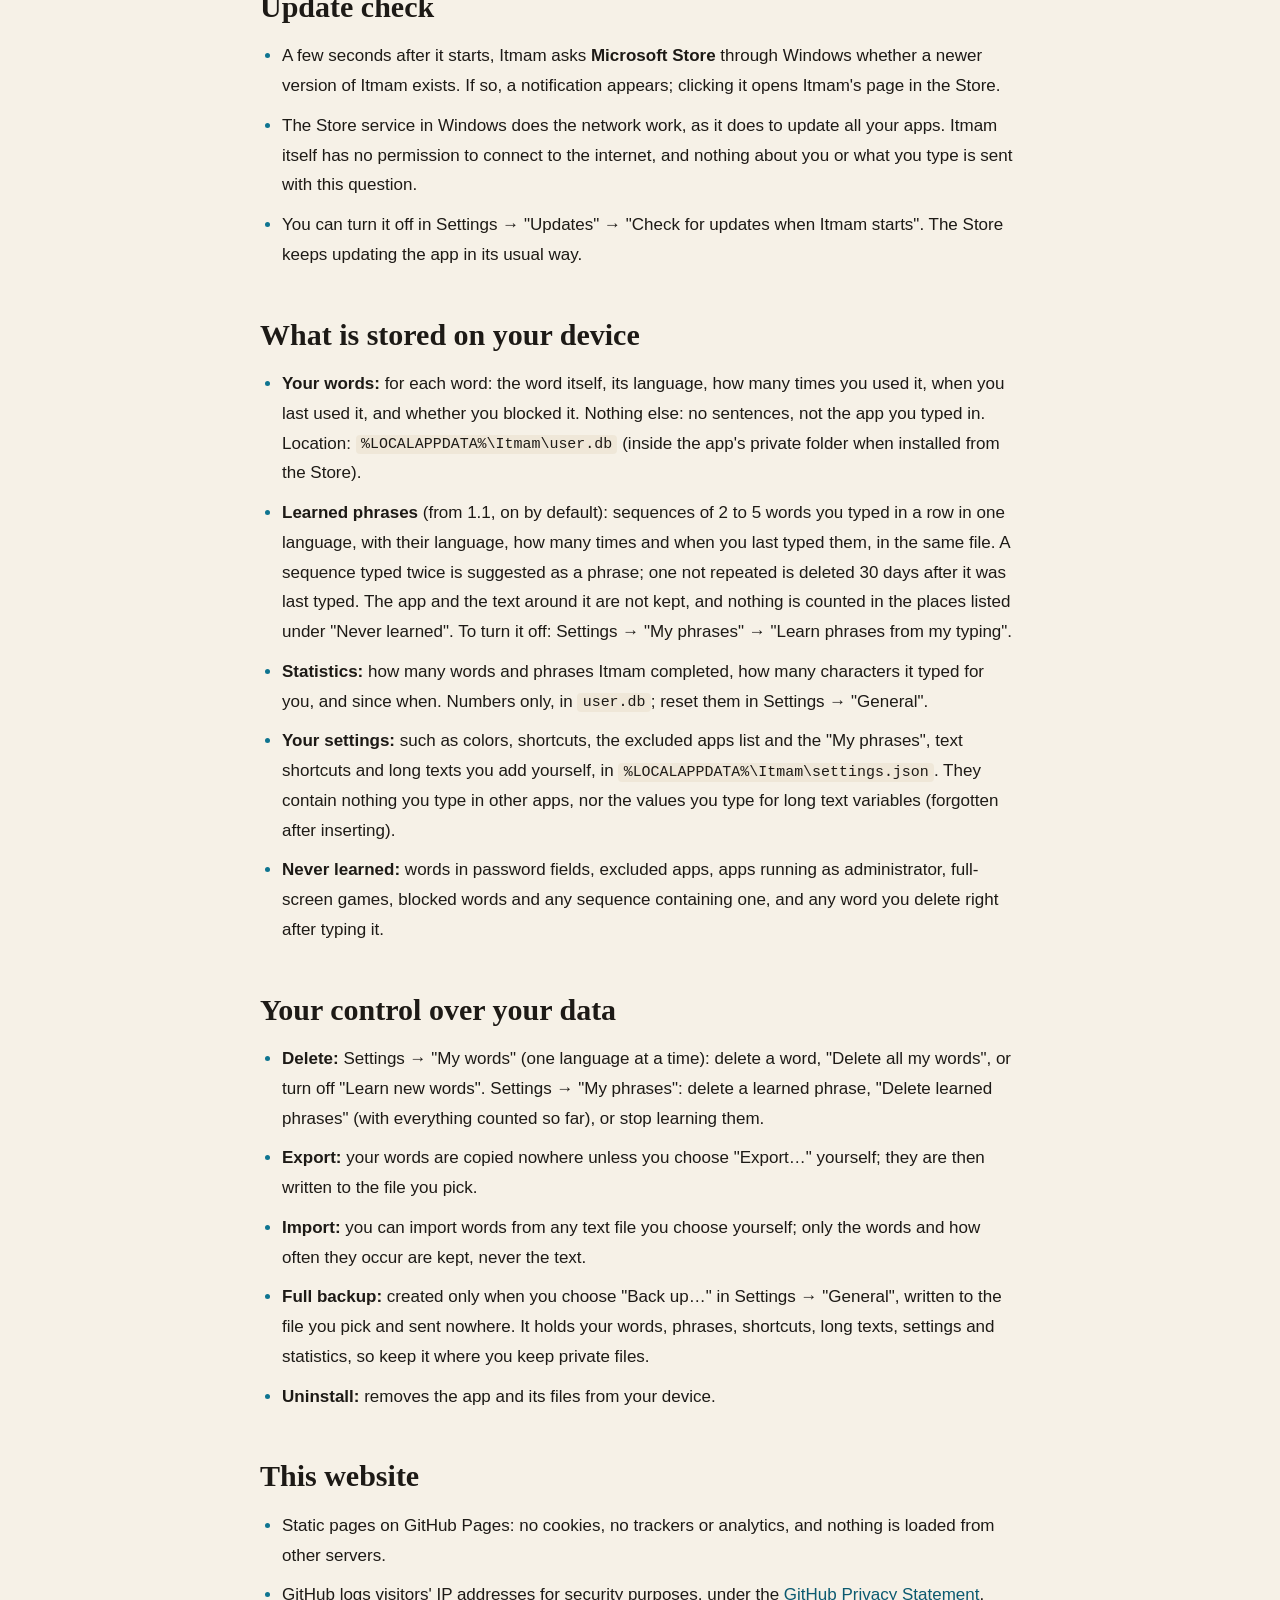
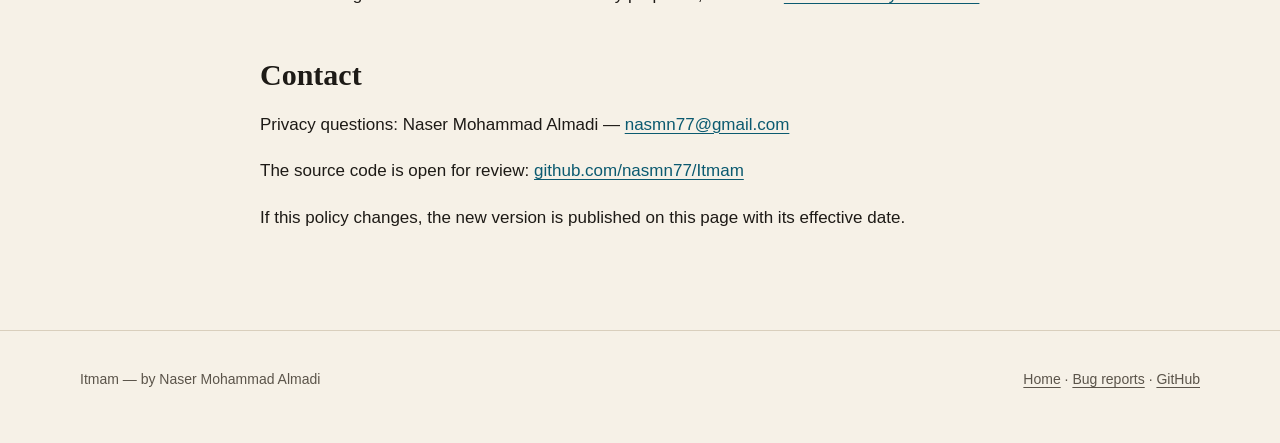
<file: site/en/privacy.html>
<!doctype html>
<html lang="en" dir="ltr">
<head>
<meta charset="utf-8">
<meta name="viewport" content="width=device-width, initial-scale=1">
<title>Privacy policy — Itmam</title>
<meta name="description" content="Itmam's privacy policy: it sends no data and does not save your text.">
<meta name="color-scheme" content="light dark">
<meta name="referrer" content="no-referrer">
<link rel="icon" href="../assets/icon.svg" type="image/svg+xml">
<link rel="alternate" hreflang="ar" href="../privacy.html">
<link rel="stylesheet" href="../assets/style.css">
<script>try{var t=localStorage.getItem("theme");if(t==="light"||t==="dark")document.documentElement.dataset.theme=t}catch(e){}</script>
<script src="../assets/theme.js" defer></script>
</head>
<body>

<header class="wrap top">
  <a class="brand" href="./"><img src="../assets/icon.svg" alt=""><b>Itmam</b></a>
  <nav aria-label="Sections">
    <a href="./">Home</a>
    <a href="https://github.com/nasmn77/Itmam">Source code</a>
    <a class="lang" href="../privacy.html" hreflang="ar" lang="ar">العربية</a>
    <button class="theme-toggle" type="button" data-theme-toggle><svg class="sun" viewBox="0 0 24 24" aria-hidden="true"><circle cx="12" cy="12" r="4.5" fill="none" stroke="currentColor" stroke-width="1.8"/><path stroke="currentColor" stroke-width="1.8" stroke-linecap="round" d="M12 2.5v2M12 19.5v2M2.5 12h2M19.5 12h2M5.3 5.3l1.4 1.4M17.3 17.3l1.4 1.4M5.3 18.7l1.4-1.4M17.3 6.7l1.4-1.4"/></svg><svg class="moon" viewBox="0 0 24 24" aria-hidden="true"><path fill="none" stroke="currentColor" stroke-width="1.8" stroke-linejoin="round" d="M20 14.5A8 8 0 0 1 9.5 4a8 8 0 1 0 10.5 10.5z"/></svg></button>
  </nav>
</header>

<main class="wrap doc">
  <h1 class="reveal">Privacy policy</h1>
  <p class="effective reveal d1">Effective date: version 2.2 (November 5, 2026)</p>

  <p class="promise reveal d2"><strong>Itmam sends no data.</strong> It collects no usage statistics, uploads no crash reports, and everything it does with what you type stays on your device. Its only automatic connection is asking Microsoft Store about updates, and it can be turned off (see "Update check" below). "Rate and review" opens the Store's window only when you press it.</p>

  <h2>What the app reads</h2>
  <ul>
    <li><strong>Keystrokes</strong>, only while you type in a language turned on in Settings (Arabic and English by default, others once you turn them on under "Languages"), to know the word you are typing and suggest completions. Typing in a language that is turned off, or with an input method editor (such as Chinese, Japanese or Korean), is not tracked.</li>
    <li><strong>Only the current word before the caret:</strong> when the caret moves into existing text (Backspace, a mouse click, arrow keys, or switching to another field or window), the app uses Windows UI Automation to read at most 49 characters before the caret and 30 after it so it can continue the word the caret is in (or replace all of it when the caret is inside it). It keeps only that word, in memory, and discards the rest immediately.</li>
    <li><strong>The last words you typed in a row</strong> (8 at most), to complete common phrases such as «بسم الله الرحمن الرحيم». They stay in memory only and are forgotten at any boundary other than a space, any caret move or window change. What is kept from them is described under "Learned phrases" below.</li>
    <li><strong>The program file name</strong> of the app you type in (e.g. <code>notepad.exe</code>), to know whether it is an excluded app. This name is not stored.</li>
  </ul>

  <h2>What it does not do</h2>
  <ul>
    <li>It does not save your text and never writes any typed character to a log. Word order is kept only in the short sequences described under "Learned phrases" below, and you can turn that off.</li>
    <li>It does nothing and reads no text in password fields, excluded apps, apps running as administrator, or full-screen games and presentations.</li>
    <li>It shares no data with anyone and shows no ads.</li>
  </ul>

  <h2>Rating and reviewing</h2>
  <ul>
    <li>The "Rate and review" button on the Updates and About pages opens <strong>Microsoft Store</strong>'s rating window, only when you press it; nothing connects automatically.</li>
    <li>The Store service in Windows does the network work. What you write in that window goes from you to Microsoft with your Store account; it does not pass through Itmam, which neither reads nor saves it.</li>
  </ul>

  <h2>Update check</h2>
  <ul>
    <li>A few seconds after it starts, Itmam asks <strong>Microsoft Store</strong> through Windows whether a newer version of Itmam exists. If so, a notification appears; clicking it opens Itmam's page in the Store.</li>
    <li>The Store service in Windows does the network work, as it does to update all your apps. Itmam itself has no permission to connect to the internet, and nothing about you or what you type is sent with this question.</li>
    <li>You can turn it off in Settings → "Updates" → "Check for updates when Itmam starts". The Store keeps updating the app in its usual way.</li>
  </ul>

  <h2>What is stored on your device</h2>
  <ul>
    <li><strong>Your words:</strong> for each word: the word itself, its language, how many times you used it, when you last used it, and whether you blocked it. Nothing else: no sentences, not the app you typed in. Location: <code>%LOCALAPPDATA%\Itmam\user.db</code> (inside the app's private folder when installed from the Store).</li>
    <li><strong>Learned phrases</strong> (from 1.1, on by default): sequences of 2 to 5 words you typed in a row in one language, with their language, how many times and when you last typed them, in the same file. A sequence typed twice is suggested as a phrase; one not repeated is deleted 30 days after it was last typed. The app and the text around it are not kept, and nothing is counted in the places listed under "Never learned". To turn it off: Settings → "My phrases" → "Learn phrases from my typing".</li>
    <li><strong>Statistics:</strong> how many words and phrases Itmam completed, how many characters it typed for you, and since when. Numbers only, in <code>user.db</code>; reset them in Settings → "General".</li>
    <li><strong>Your settings:</strong> such as colors, shortcuts, the excluded apps list and the "My phrases", text shortcuts and long texts you add yourself, in <code>%LOCALAPPDATA%\Itmam\settings.json</code>. They contain nothing you type in other apps, nor the values you type for long text variables (forgotten after inserting).</li>
    <li><strong>Never learned:</strong> words in password fields, excluded apps, apps running as administrator, full-screen games, blocked words and any sequence containing one, and any word you delete right after typing it.</li>
  </ul>

  <h2>Your control over your data</h2>
  <ul>
    <li><strong>Delete:</strong> Settings → "My words" (one language at a time): delete a word, "Delete all my words", or turn off "Learn new words". Settings → "My phrases": delete a learned phrase, "Delete learned phrases" (with everything counted so far), or stop learning them.</li>
    <li><strong>Export:</strong> your words are copied nowhere unless you choose "Export…" yourself; they are then written to the file you pick.</li>
    <li><strong>Import:</strong> you can import words from any text file you choose yourself; only the words and how often they occur are kept, never the text.</li>
    <li><strong>Full backup:</strong> created only when you choose "Back up…" in Settings → "General", written to the file you pick and sent nowhere. It holds your words, phrases, shortcuts, long texts, settings and statistics, so keep it where you keep private files.</li>
    <li><strong>Uninstall:</strong> removes the app and its files from your device.</li>
  </ul>

  <h2>This website</h2>
  <ul>
    <li>Static pages on GitHub Pages: no cookies, no trackers or analytics, and nothing is loaded from other servers.</li>
    <li>GitHub logs visitors' IP addresses for security purposes, under the <a href="https://docs.github.com/site-policy/privacy-policies/github-general-privacy-statement">GitHub Privacy Statement</a>.</li>
  </ul>

  <h2>Contact</h2>
  <p>Privacy questions: Naser Mohammad Almadi — <a href="mailto:nasmn77@gmail.com">nasmn77@gmail.com</a></p>
  <p>The source code is open for review: <a href="https://github.com/nasmn77/Itmam">github.com/nasmn77/Itmam</a></p>
  <p>If this policy changes, the new version is published on this page with its effective date.</p>
</main>

<footer>
  <div class="wrap">
    <span>Itmam — by Naser Mohammad Almadi</span>
    <span><a href="./">Home</a> · <a href="https://github.com/nasmn77/Itmam/issues">Bug reports</a> · <a href="https://github.com/nasmn77/Itmam">GitHub</a></span>
  </div>
</footer>
<a class="to-top" href="#" aria-label="Back to top" title="Back to top"><svg viewBox="0 0 24 24" aria-hidden="true"><path fill="none" stroke="currentColor" stroke-width="2" stroke-linecap="round" stroke-linejoin="round" d="M12 19V5M5.5 11.5 12 5l6.5 6.5"/></svg></a>
<script src="../assets/top.js" defer></script>
</body>
</html>
</file>
<file: site/assets/style.css>
/* Itmam website. No web fonts, no external requests, no cookies: the fonts are the ones Windows
   (and other systems) already have. Arabic-first: logical properties everywhere, so the same CSS
   serves the RTL Arabic pages and the LTR English pages. */

:root {
  --paper: #f6f1e7;
  --paper-2: #efe7d8;
  --ink: #1d1a16;
  --ink-soft: #5b544a;
  --rule: #d9cfbd;
  --teal: #0e7490;
  --teal-bright: #2dd4bf;
  --teal-ink: #0b5a70;
  --bar: #2c2c2c;
  --bar-text: #fff;
  --bar-pick: rgba(255, 255, 255, .09);
  --card: #fbf8f2;
  --shadow: 0 1px 0 rgba(255, 255, 255, .6) inset, 0 24px 48px -28px rgba(46, 36, 20, .35);

  --display: "Sakkal Majalla", "Arabic Typesetting", "Geeza Pro", "Noto Naskh Arabic", "Traditional Arabic", serif;
  --body: "Segoe UI Variable Text", "Segoe UI", "Noto Sans Arabic", "Geeza Pro", Tahoma, sans-serif;
  --latin-display: "Sitka Heading", "Sitka Text", Georgia, "Times New Roman", serif;
  --mono: "Cascadia Mono", Consolas, "Courier New", monospace;
}

/* Dark: the system's choice unless the visitor picked light with the theme button, or picked dark. */
@media (prefers-color-scheme: dark) {
  :root:not([data-theme="light"]) {
    --paper: #12100d;
    --paper-2: #1a1713;
    --ink: #f1eadc;
    --ink-soft: #b3aa9b;
    --rule: #34302a;
    --teal: #2dd4bf;
    --teal-ink: #5eead4;
    --card: #1c1915;
    --shadow: 0 0 0 1px rgba(255, 255, 255, .04), 0 28px 60px -30px rgba(0, 0, 0, .9);
  }
}

:root[data-theme="dark"] {
  --paper: #12100d;
  --paper-2: #1a1713;
  --ink: #f1eadc;
  --ink-soft: #b3aa9b;
  --rule: #34302a;
  --teal: #2dd4bf;
  --teal-ink: #5eead4;
  --card: #1c1915;
  --shadow: 0 0 0 1px rgba(255, 255, 255, .04), 0 28px 60px -30px rgba(0, 0, 0, .9);
}

* { box-sizing: border-box; }

html { -webkit-text-size-adjust: 100%; scroll-behavior: smooth; }

body {
  margin: 0;
  background:
    radial-gradient(1200px 520px at 85% -10%, color-mix(in srgb, var(--teal-bright) 14%, transparent), transparent 70%),
    radial-gradient(900px 500px at -10% 110%, color-mix(in srgb, var(--teal) 10%, transparent), transparent 70%),
    var(--paper);
  color: var(--ink);
  font: 17px/1.75 var(--body);
  min-height: 100vh;
}

/* Paper grain, drawn with gradients (no image request). */
body::before {
  content: "";
  position: fixed;
  inset: 0;
  pointer-events: none;
  opacity: .5;
  background-image:
    repeating-linear-gradient(0deg, rgba(120, 100, 70, .035) 0 1px, transparent 1px 3px),
    repeating-linear-gradient(90deg, rgba(120, 100, 70, .025) 0 1px, transparent 1px 4px);
  mix-blend-mode: multiply;
}

@media (prefers-color-scheme: dark) { :root:not([data-theme="light"]) body::before { opacity: .25; mix-blend-mode: screen; } }
:root[data-theme="dark"] body::before { opacity: .25; mix-blend-mode: screen; }

a { color: var(--teal-ink); text-underline-offset: .2em; text-decoration-thickness: 1px; }
a:hover { text-decoration-thickness: 2px; }
:focus-visible { outline: 2px solid var(--teal); outline-offset: 3px; border-radius: 4px; }

.wrap { width: min(1120px, 100% - 40px); margin-inline: auto; position: relative; }

/* ---------- header ---------- */

.top {
  display: flex;
  align-items: center;
  justify-content: space-between;
  gap: 16px;
  padding-block: 22px;
}

.brand { display: flex; align-items: center; gap: 12px; color: inherit; text-decoration: none; }
.brand img { width: 40px; height: 40px; border-radius: 10px; box-shadow: 0 6px 16px -8px rgba(14, 116, 144, .7); }
.brand b { font: 700 30px/1 var(--display); letter-spacing: 0; }
:lang(en) .brand b { font: 600 22px/1 var(--latin-display); }

.top nav { display: flex; gap: 22px; align-items: center; font-size: 15px; }
.top nav a { color: var(--ink-soft); text-decoration: none; }
.top nav a:hover { color: var(--ink); }
.theme-toggle {
  display: inline-grid;
  place-items: center;
  width: 34px;
  height: 34px;
  padding: 0;
  border: 1px solid var(--rule);
  border-radius: 999px;
  background: transparent;
  color: var(--ink);
  cursor: pointer;
}
.theme-toggle:hover { background: var(--paper-2); }
.theme-toggle:focus-visible { outline: 2px solid var(--teal); outline-offset: 2px; }
.theme-toggle svg { width: 18px; height: 18px; }
/* The icon shows the mode a click switches to: a moon in light mode, a sun in dark mode. */
.theme-toggle .sun { display: none; }
@media (prefers-color-scheme: dark) {
  :root:not([data-theme="light"]) .theme-toggle .sun { display: block; }
  :root:not([data-theme="light"]) .theme-toggle .moon { display: none; }
}
:root[data-theme="dark"] .theme-toggle .sun { display: block; }
:root[data-theme="dark"] .theme-toggle .moon { display: none; }

.top nav .lang {
  border: 1px solid var(--rule);
  border-radius: 999px;
  padding: 4px 14px;
  color: var(--ink);
}

/* ---------- hero ---------- */

.hero {
  display: grid;
  grid-template-columns: 1.05fr .95fr;
  gap: 56px;
  align-items: center;
  padding-block: 56px 88px;
}

.eyebrow {
  display: inline-flex;
  align-items: center;
  gap: 10px;
  color: var(--teal-ink);
  font-size: 14px;
  letter-spacing: .02em;
  margin: 0 0 18px;
}
.eyebrow::before { content: ""; width: 28px; height: 1px; background: currentColor; }

h1 {
  font: 700 clamp(56px, 8.5vw, 104px)/1.02 var(--display);
  margin: 0 0 22px;
  letter-spacing: 0;
}
:lang(en) h1 { font: 600 clamp(44px, 6.4vw, 78px)/1.04 var(--latin-display); letter-spacing: -.01em; }
h1 em { font-style: normal; color: var(--teal); }

.lede { font-size: 20px; color: var(--ink-soft); max-width: 34ch; margin: 0 0 34px; }

.actions { display: flex; flex-wrap: wrap; gap: 14px; align-items: center; }

.btn {
  display: inline-flex;
  align-items: center;
  gap: 10px;
  padding: 13px 22px;
  border-radius: 12px;
  font-weight: 600;
  text-decoration: none;
  transition: transform .15s ease, box-shadow .2s ease, background .2s ease;
}
.btn:hover { transform: translateY(-1px); }
.btn.primary {
  color: #fff;
  background: linear-gradient(135deg, var(--teal-bright), #0e7490 70%);
  box-shadow: 0 12px 28px -14px rgba(14, 116, 144, .9);
}
.btn.ghost { color: var(--ink); border: 1px solid var(--rule); background: color-mix(in srgb, var(--card) 70%, transparent); }
.btn svg { width: 18px; height: 18px; flex: none; }

/* Microsoft's own Store badge (from its badge generator), hosted here: the page requests nothing from elsewhere. */
.store-badge { display: inline-block; line-height: 0; transition: transform .15s ease; }
.store-badge:hover { transform: translateY(-1px); }
.store-badge:focus-visible { outline: 2px solid var(--teal); outline-offset: 3px; border-radius: 6px; }
.store-badge img { width: 200px; height: auto; }
.store-badge .on-dark { display: none; }
@media (prefers-color-scheme: dark) {
  :root:not([data-theme="light"]) .store-badge .on-light { display: none; }
  :root:not([data-theme="light"]) .store-badge .on-dark { display: inline; }
}
:root[data-theme="dark"] .store-badge .on-light { display: none; }
:root[data-theme="dark"] .store-badge .on-dark { display: inline; }

.note { margin-top: 16px; font-size: 14px; color: var(--ink-soft); }

/* ---------- the live demo ---------- */

.demo {
  position: relative;
  background: var(--card);
  border: 1px solid var(--rule);
  border-radius: 18px;
  box-shadow: var(--shadow);
  padding: 30px 32px 36px;
  transform: rotate(-1.2deg);
}
:lang(en) .demo { transform: rotate(1.2deg); }

.demo-head { display: flex; gap: 7px; margin-bottom: 26px; }
.demo-head i { width: 10px; height: 10px; border-radius: 50%; background: var(--rule); }

.demo-lines span {
  display: block;
  height: 9px;
  margin-bottom: 15px;
  border-radius: 5px;
  background: color-mix(in srgb, var(--ink) 9%, transparent);
}
.demo-lines span:nth-child(2) { width: 82%; }
.demo-lines span:nth-child(3) { width: 64%; }

.demo-text {
  position: relative;
  margin-top: 64px;
  font: 600 34px/1.3 var(--display);
  direction: rtl;
  text-align: right;
  min-height: 1.3em;
  white-space: nowrap;
}
.typed { color: var(--ink); }
.caret {
  display: inline-block;
  width: 2px;
  height: .95em;
  margin-inline-start: 2px;
  vertical-align: -.12em;
  background: var(--teal);
  animation: blink 1.05s steps(1) infinite;
}
@keyframes blink { 50% { opacity: 0; } }

/* The suggestion bar: same proportions as the app (no dividers, first item softly highlighted). */
.bar {
  position: absolute;
  inset-block-end: calc(100% + 10px);
  inset-inline-start: 0;
  display: flex;
  direction: rtl;
  padding: 4px;
  border-radius: 9px;
  background: var(--bar);
  box-shadow: 0 0 0 1px rgba(0, 0, 0, .35), 0 14px 30px -12px rgba(0, 0, 0, .55);
  font: 15px/1 var(--body);
  color: var(--bar-text);
  opacity: 0;
  transform: translateY(6px) scale(.98);
  transition: opacity .18s ease, transform .18s ease;
}
.bar.show { opacity: 1; transform: none; }
.bar span { padding: 9px 15px; border-radius: 6px; }
.bar span:first-child { background: var(--bar-pick); }
.bar span.picked { background: color-mix(in srgb, var(--teal-bright) 45%, transparent); }

.key {
  position: absolute;
  inset-block-end: 14px;
  inset-inline-end: 18px;
  font: 600 13px/1 var(--mono);
  color: var(--ink-soft);
  border: 1px solid var(--rule);
  border-block-end-width: 3px;
  border-radius: 7px;
  padding: 7px 10px;
  opacity: 0;
  transition: opacity .15s ease, transform .1s ease;
}
.key.on { opacity: 1; transform: translateY(2px); border-block-end-width: 1px; }

/* ---------- sections ---------- */

section { padding-block: 72px; border-top: 1px solid var(--rule); }

h2 {
  font: 700 clamp(36px, 4.6vw, 52px)/1.1 var(--display);
  margin: 0 0 14px;
}
:lang(en) h2 { font: 600 clamp(30px, 3.6vw, 40px)/1.15 var(--latin-display); }
.section-lede { color: var(--ink-soft); max-width: 60ch; margin: 0 0 40px; }

.features {
  display: grid;
  grid-template-columns: repeat(3, 1fr);
  gap: 1px;
  background: var(--rule);
  border: 1px solid var(--rule);
  border-radius: 16px;
  overflow: hidden;
}
.feature { background: var(--card); padding: 28px 26px 30px; }
.feature h3 { font-size: 19px; margin: 0 0 8px; }
.feature p { margin: 0; color: var(--ink-soft); font-size: 16px; }

kbd {
  font: 600 .82em/1 var(--mono);
  border: 1px solid var(--rule);
  border-block-end-width: 2px;
  border-radius: 5px;
  padding: .18em .45em;
  background: var(--paper-2);
  white-space: nowrap;
}

/* privacy band */
.privacy-band {
  display: grid;
  grid-template-columns: auto 1fr;
  gap: 40px;
  align-items: start;
}
.seal {
  width: 168px;
  height: 168px;
  border-radius: 50%;
  display: grid;
  place-items: center;
  text-align: center;
  border: 1.5px dashed var(--teal);
  color: var(--teal-ink);
  font: 700 26px/1.15 var(--display);
  padding: 18px;
  transform: rotate(-8deg);
  background: radial-gradient(circle, color-mix(in srgb, var(--teal-bright) 12%, transparent), transparent 70%);
}
:lang(en) .seal { font: 600 18px/1.2 var(--latin-display); transform: rotate(8deg); }
.checks { list-style: none; margin: 0; padding: 0; display: grid; gap: 14px; }
.checks li { display: flex; gap: 12px; align-items: baseline; }
.checks li::before {
  content: "";
  flex: none;
  width: 9px;
  height: 9px;
  border-radius: 2px;
  background: var(--teal);
  transform: rotate(45deg) translateY(-2px);
}

/* screenshots */
.shots { display: grid; grid-template-columns: 1fr 1fr; gap: 26px; }
.shots figure { margin: 0; }
.shots img {
  width: 100%;
  height: auto;
  display: block;
  border-radius: 12px;
  border: 1px solid var(--rule);
  box-shadow: var(--shadow);
}
.shots figcaption { font-size: 14px; color: var(--ink-soft); margin-top: 12px; }

/* long phrases: one row per step, picture beside the text, alternating sides */
.lp-steps {
  list-style: none;
  margin: 0 0 64px;
  padding: 0;
  display: grid;
  gap: 48px;
}
.lp-step {
  display: grid;
  grid-template-columns: minmax(0, 1fr) minmax(0, 1.6fr);
  gap: 44px;
  align-items: center;
}
.lp-step .lp-visual { order: 2; }
.lp-step:nth-child(even) .lp-visual { order: 0; }
.lp-step .num {
  display: inline-grid;
  place-items: center;
  width: 38px;
  height: 38px;
  border-radius: 50%;
  border: 1px solid var(--teal);
  font: 700 16px/1 var(--mono);
  color: var(--teal-ink);
}
.lp-step h3 { font-size: 24px; margin: 14px 0 10px; }
.lp-step p { margin: 0; color: var(--ink-soft); }
.lp-visual {
  display: grid;
  place-items: center;
  padding: 26px;
  border-radius: 16px;
  border: 1px solid var(--rule);
  background: var(--paper-2);
  box-shadow: var(--shadow);
}
.lp-visual img {
  max-width: 100%;
  height: auto;
  border-radius: 8px;
  box-shadow: 0 18px 40px -22px rgba(0, 0, 0, .6);
}
.lp-chat {
  justify-items: stretch;
  align-content: center;
  gap: 14px;
  min-height: 280px;
}
.lp-chat .msg {
  max-width: 75%;
  padding: 11px 16px;
  border-radius: 16px;
  line-height: 1.7;
}
.lp-chat .them {
  justify-self: start;
  background: var(--card);
  border: 1px solid var(--rule);
  border-start-start-radius: 4px;
}
.lp-chat .me {
  justify-self: end;
  background: var(--teal);
  color: var(--paper);
  border-start-end-radius: 4px;
}
.lp-subhead { font-size: 24px; margin: 0 0 18px; }
.lp-benefits {
  list-style: none;
  margin: 0;
  padding: 0;
  display: grid;
  grid-template-columns: repeat(2, 1fr);
  gap: 18px 40px;
}
.lp-benefits li { color: var(--ink-soft); padding-inline-start: 16px; border-inline-start: 2px solid var(--teal); }
.lp-benefits b { display: block; color: var(--ink); margin-bottom: 4px; }

/* shortcuts table */
.keys { width: 100%; border-collapse: collapse; }
.keys td { padding: 14px 4px; border-bottom: 1px solid var(--rule); vertical-align: top; }
.keys td:first-child { width: 36%; }

/* back to top */
.to-top {
  position: fixed;
  inset-block-end: 24px;
  inset-inline-end: 24px;
  z-index: 20;
  display: grid;
  place-items: center;
  width: 46px;
  height: 46px;
  border-radius: 50%;
  border: 1px solid var(--rule);
  background: var(--card);
  color: var(--teal-ink);
  box-shadow: var(--shadow);
  transition: opacity .2s, transform .2s;
}
.to-top:hover { transform: translateY(-2px); }
.to-top:focus-visible { outline: 2px solid var(--teal); outline-offset: 2px; }
.to-top svg { width: 22px; height: 22px; }
.to-top.away { opacity: 0; pointer-events: none; transform: translateY(8px); }

/* footer */
footer { border-top: 1px solid var(--rule); padding-block: 36px 52px; color: var(--ink-soft); font-size: 14px; }
footer .wrap { display: flex; flex-wrap: wrap; justify-content: space-between; gap: 16px; }
footer a { color: var(--ink-soft); }

/* ---------- privacy page ---------- */

.doc { max-width: 760px; padding-block: 40px 80px; }
.doc h1 { font-size: clamp(48px, 7vw, 76px); margin-bottom: 8px; }
:lang(en) .doc h1 { font-size: clamp(38px, 5vw, 56px); }
.doc .effective { color: var(--ink-soft); margin: 0 0 36px; }
.doc .promise {
  font-size: 21px;
  border-inline-start: 3px solid var(--teal);
  padding-inline-start: 20px;
  margin: 0 0 44px;
}
.doc h2 { font-size: clamp(30px, 3.6vw, 38px); margin: 48px 0 10px; }
:lang(en) .doc h2 { font-size: clamp(24px, 2.6vw, 30px); }
.doc ul { padding-inline-start: 22px; }
.doc li { margin-bottom: 10px; }
.doc li::marker { color: var(--teal); }
.doc code { font: .88em var(--mono); background: var(--paper-2); padding: .1em .35em; border-radius: 4px; overflow-wrap: anywhere; }

/* ---------- entrance ---------- */

.reveal { animation: rise .7s cubic-bezier(.2, .7, .2, 1) both; }
.reveal.d1 { animation-delay: .08s; }
.reveal.d2 { animation-delay: .16s; }
.reveal.d3 { animation-delay: .24s; }
.reveal.d4 { animation-delay: .36s; }
@keyframes rise { from { opacity: 0; transform: translateY(14px); } }

@media (prefers-reduced-motion: reduce) {
  *, *::before, *::after { animation: none !important; transition: none !important; scroll-behavior: auto !important; }
}

/* ---------- small screens ---------- */

@media (max-width: 860px) {
  .hero { grid-template-columns: 1fr; gap: 44px; padding-block: 28px 64px; }
  .features { grid-template-columns: 1fr; }
  .shots { grid-template-columns: 1fr; }
  .lp-step, .lp-benefits { grid-template-columns: minmax(0, 1fr); gap: 22px; }
  .lp-step .lp-visual, .lp-step:nth-child(even) .lp-visual { order: 0; }
  .lp-visual { padding: 14px; }
  .privacy-band { grid-template-columns: 1fr; }
  .seal { width: 140px; height: 140px; }
  .top nav a:not(.lang) { display: none; }
  .demo { transform: none !important; padding: 24px 20px 30px; }
  .demo-text { font-size: 28px; }
}
</file>
<file: docs/guide/guide.css>
/* Itmam user guide, printed to PDF by tools/Build-Guide.ps1 (Microsoft Edge, headless). The same
   "paper and ink" look as the website; logical properties so one sheet serves Arabic (RTL) and English. */

@page { size: A4; margin: 16mm 15mm 18mm; }

:root {
  --paper: #ffffff;
  --paper-2: #f3ece0;
  --ink: #1d1a16;
  --ink-soft: #5b544a;
  --rule: #ddd3c1;
  --teal: #0e7490;
  --teal-ink: #0b5a70;
  --font: Arial, "Segoe UI", Tahoma, sans-serif; /* user decision: Arial throughout */
}

* { box-sizing: border-box; }
html { -webkit-print-color-adjust: exact; print-color-adjust: exact; }
body { margin: 0; background: var(--paper); color: var(--ink); font: 11pt/1.75 var(--font); }

h1, h2 { font-family: var(--font); font-weight: 700; line-height: 1.25; }
h2 { font-size: 20pt; margin: 0 0 4mm; color: var(--ink); }
h3 { font-size: 13pt; margin: 7mm 0 2mm; color: var(--teal-ink); }
p { margin: 0 0 3mm; }
ul, ol { margin: 0 0 3mm; padding-inline-start: 6mm; }
li { margin-bottom: 1.2mm; }
li::marker { color: var(--teal); }
a { color: var(--teal-ink); }
b { color: var(--ink); }

code { font: 600 .9em "Cascadia Mono", Consolas, monospace; unicode-bidi: isolate; }

kbd {
  font: 600 9pt "Cascadia Mono", Consolas, monospace;
  padding: .2mm 1.6mm;
  border: 1px solid var(--rule);
  border-block-end-width: 2px;
  border-radius: 1.2mm;
  background: #fff;
  white-space: nowrap;
}

/* each chapter starts on a new page */
section { break-before: page; }
section.flow { break-before: auto; margin-top: 8mm; }

/* cover */
.cover {
  height: 255mm;
  display: flex;
  flex-direction: column;
  justify-content: center;
  gap: 6mm;
  break-before: auto;
}
.cover img { width: 30mm; height: 30mm; border-radius: 7mm; }
.cover h1 { font-size: 36pt; margin: 0; }
.cover .tag { font-size: 15pt; color: var(--ink-soft); max-width: 140mm; }
.cover .meta { margin-top: 10mm; font-size: 10pt; color: var(--ink-soft); border-top: 1px solid var(--rule); padding-top: 4mm; }

/* table of contents */
.toc ol { columns: 2; column-gap: 12mm; font-size: 12pt; }
.toc li { break-inside: avoid; }

.lede { color: var(--ink-soft); font-size: 12pt; }

/* screenshots */
figure { margin: 4mm 0 5mm; break-inside: avoid; text-align: center; }
figure img {
  max-width: 100%;
  max-height: 165mm;
  border-radius: 2.5mm;
  box-shadow: 0 2mm 6mm rgba(40, 30, 10, .18);
}
figure.small img { max-height: 95mm; }
figure.tall img { max-height: 66mm; }
figcaption { font-size: 9pt; color: var(--ink-soft); margin-top: 2mm; }

/* a note box */
.note {
  background: var(--paper-2);
  border-inline-start: 1.2mm solid var(--teal);
  border-radius: 1.5mm;
  padding: 3mm 4mm;
  margin: 4mm 0;
  break-inside: avoid;
}
.note p:last-child { margin: 0; }

/* the suggestion bar over a line of text */
.typing {
  margin: 6mm auto 7mm;
  width: 120mm;
  padding: 16mm 8mm 8mm;
  border: 1px solid var(--rule);
  border-radius: 2.5mm;
  background: #fff;
  position: relative;
  break-inside: avoid;
}
.typing .text { font-size: 18pt; }
.typing .caret { display: inline-block; width: .5mm; height: 7mm; background: var(--ink); vertical-align: middle; }
.typing img { position: absolute; inset-block-start: 4mm; height: 9mm; }
[dir="rtl"] .typing img { right: 60mm; }
[dir="ltr"] .typing img { left: 8mm; }

/* the tray menu, drawn */
.menu {
  width: 72mm;
  margin: 5mm auto;
  background: #2b2b2b;
  color: #fff;
  border-radius: 2mm;
  padding: 1.5mm 0;
  font-size: 10pt;
  box-shadow: 0 2mm 6mm rgba(0, 0, 0, .3);
  break-inside: avoid;
}
.menu div { padding: 1.4mm 5mm; }
.menu .sep { height: 0; padding: 0; margin: 1.2mm 0; border-top: 1px solid #555; }
.menu .bold { font-weight: 700; }

/* key table */
table { width: 100%; border-collapse: collapse; margin: 3mm 0 5mm; break-inside: avoid; }
td, th { padding: 2mm 1.5mm; border-bottom: 1px solid var(--rule); vertical-align: top; text-align: start; }
th { color: var(--ink-soft); font-weight: 600; font-size: 10pt; }
td:first-child { width: 40%; }
</file>
